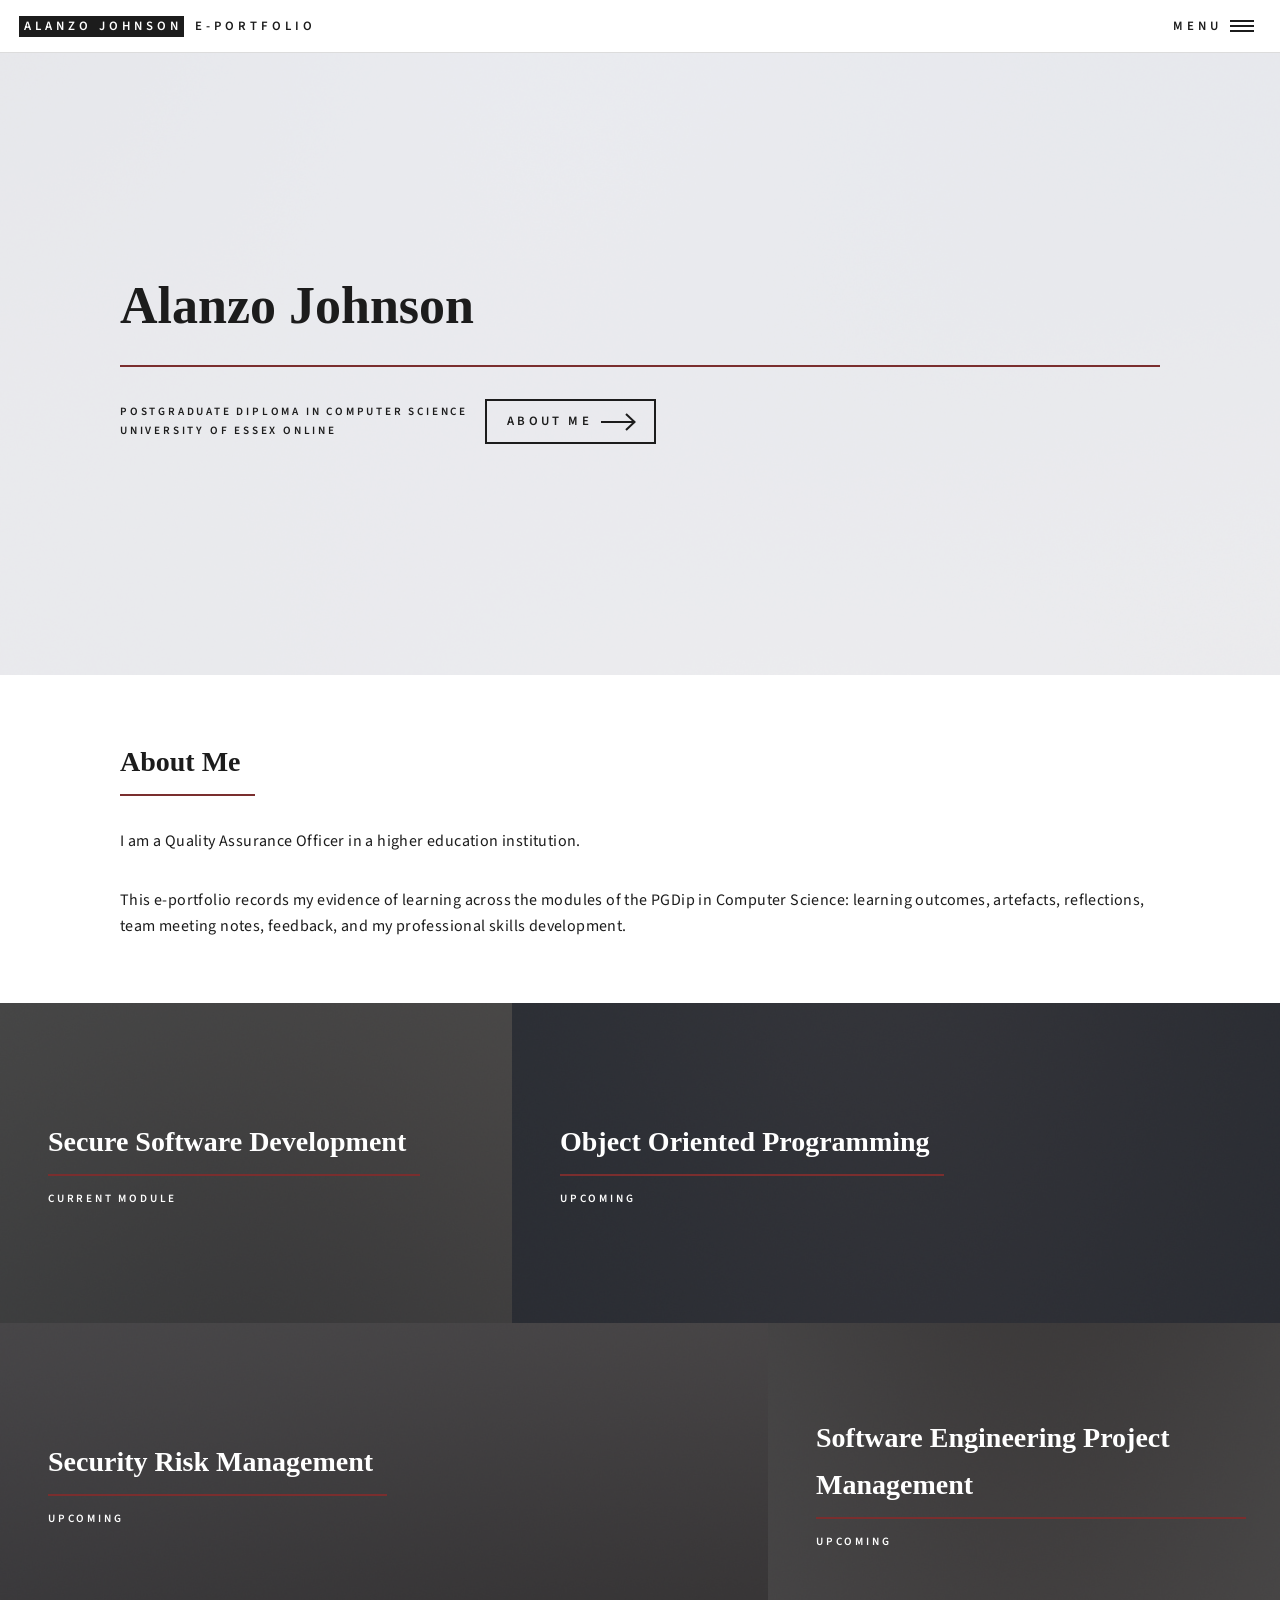
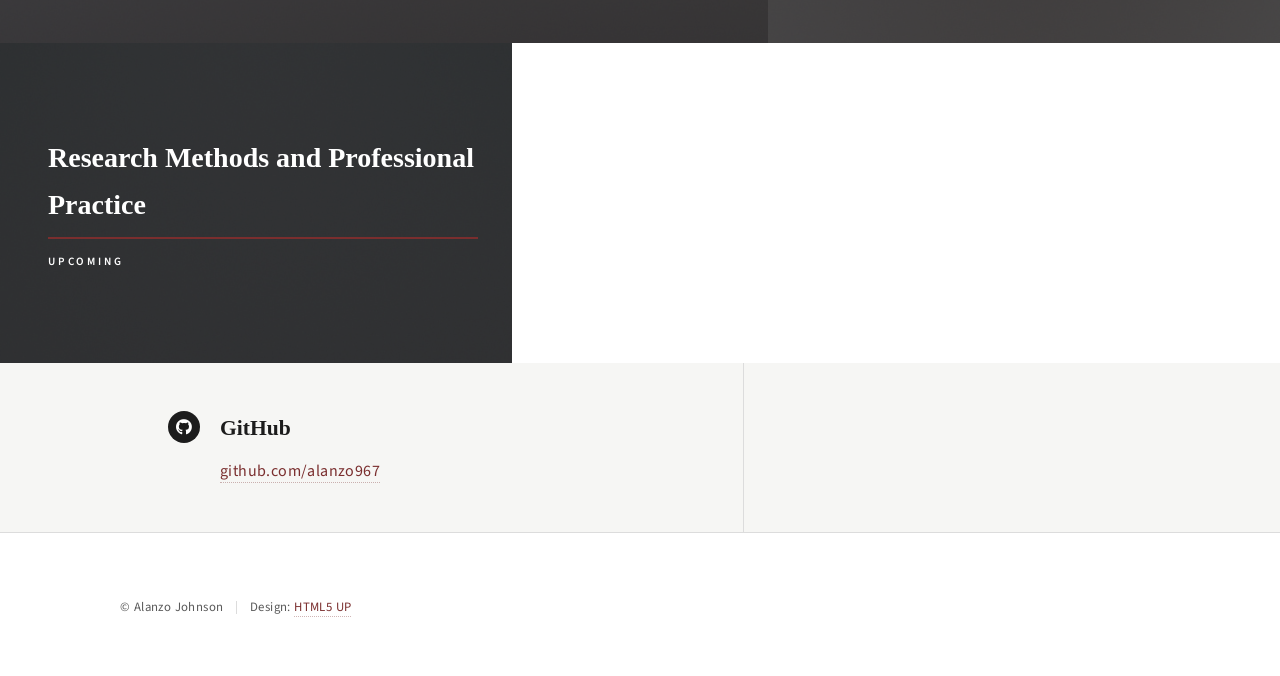
<file: index.html>
<!DOCTYPE HTML>
<!--
	Forty by HTML5 UP
	html5up.net | @ajlkn
	Free for personal and commercial use under the CCA 3.0 license (html5up.net/license)
-->
<html lang="en">
	<head>
		<title>Alanzo Johnson | PGDip Computer Science e-Portfolio</title>
		<meta charset="utf-8" />
		<meta name="viewport" content="width=device-width, initial-scale=1" />
		<link rel="stylesheet" href="assets/css/main.css" />
		<link rel="stylesheet" href="assets/css/custom.css" />
		<noscript><link rel="stylesheet" href="assets/css/noscript.css" /></noscript>
	</head>
	<body class="is-preload">
		<div id="wrapper">

			<!-- SITE HEADER (same on every page) -->
			<header id="header" class="alt">
				<a href="index.html" class="logo"><strong>Alanzo Johnson</strong> <span>e-Portfolio</span></a>
				<nav><a href="#menu">Menu</a></nav>
			</header>

			<!-- NAVIGATION MENU (same on every page) -->
			<nav id="menu">
				<ul class="links">
					<li><a href="index.html">About Me</a></li>
					<li><a href="secure-software-development.html">Secure Software Development</a></li>
					<li><a href="object-oriented-programming.html">Object Oriented Programming</a></li>
					<li><a href="security-risk-management.html">Security Risk Management</a></li>
					<li><a href="software-engineering-project-management.html">Software Engineering Project Management</a></li>
					<li><a href="research-methods-professional-practice.html">Research Methods and Professional Practice</a></li>
				</ul>
			</nav>

			<!-- BANNER: name and one-line summary -->
			<section id="banner" class="major">
				<div class="inner">
					<header class="major"><h1>Alanzo Johnson</h1></header>
					<div class="content">
						<p>Postgraduate Diploma in Computer Science<br />University of Essex Online</p>
						<ul class="actions"><li><a href="#two" class="button next scrolly">About me</a></li></ul>
					</div>
				</div>
			</section>

			<div id="main">

				<!-- ABOUT ME -->
				<section id="two">
					<div class="inner">
						<header class="major"><h2>About Me</h2></header>
						<p>I am a Quality Assurance Officer in a higher education institution.</p>
						<p>This e-portfolio records my evidence of learning across the modules of the PGDip in Computer Science: learning outcomes, artefacts, reflections, team meeting notes, feedback, and my professional skills development.</p>
					</div>
				</section>

				<!-- MODULE TILES: one per module -->
				<section id="one" class="tiles" aria-label="Modules">
					<article>
						<span class="image"><img src="images/pic01.jpg" alt="" /></span>
						<header class="major">
							<h3><a href="secure-software-development.html" class="link">Secure Software Development</a></h3>
							<p>Current module</p>
						</header>
					</article>
					<article>
						<span class="image"><img src="images/pic02.jpg" alt="" /></span>
						<header class="major">
							<h3><a href="object-oriented-programming.html" class="link">Object Oriented Programming</a></h3>
							<p>Upcoming</p>
						</header>
					</article>
					<article>
						<span class="image"><img src="images/pic03.jpg" alt="" /></span>
						<header class="major">
							<h3><a href="security-risk-management.html" class="link">Security Risk Management</a></h3>
							<p>Upcoming</p>
						</header>
					</article>
					<article>
						<span class="image"><img src="images/pic04.jpg" alt="" /></span>
						<header class="major">
							<h3><a href="software-engineering-project-management.html" class="link">Software Engineering Project Management</a></h3>
							<p>Upcoming</p>
						</header>
					</article>
					<article>
						<span class="image"><img src="images/pic05.jpg" alt="" /></span>
						<header class="major">
							<h3><a href="research-methods-professional-practice.html" class="link">Research Methods and Professional Practice</a></h3>
							<p>Upcoming</p>
						</header>
					</article>
				</section>

			</div>

			<!-- CONTACT -->
			<section id="contact">
				<div class="inner">
					<section class="split">
						<section>
							<div class="contact-method">
								<span class="icon brands alt fa-github"></span>
								<h3>GitHub</h3>
								<a href="https://github.com/alanzo967">github.com/alanzo967</a>
							</div>
						</section>
					</section>
				</div>
			</section>

			<!-- FOOTER (keep the HTML5 UP credit: licence requirement) -->
			<footer id="footer">
				<div class="inner">
					<ul class="copyright">
						<li>&copy; Alanzo Johnson</li><li>Design: <a href="https://html5up.net">HTML5 UP</a></li>
					</ul>
				</div>
			</footer>

		</div>

		<!-- Scripts: do not change -->
		<script src="assets/js/jquery.min.js"></script>
		<script src="assets/js/jquery.scrolly.min.js"></script>
		<script src="assets/js/jquery.scrollex.min.js"></script>
		<script src="assets/js/browser.min.js"></script>
		<script src="assets/js/breakpoints.min.js"></script>
		<script src="assets/js/util.js"></script>
		<script src="assets/js/main.js"></script>
	</body>
</html>
</file>
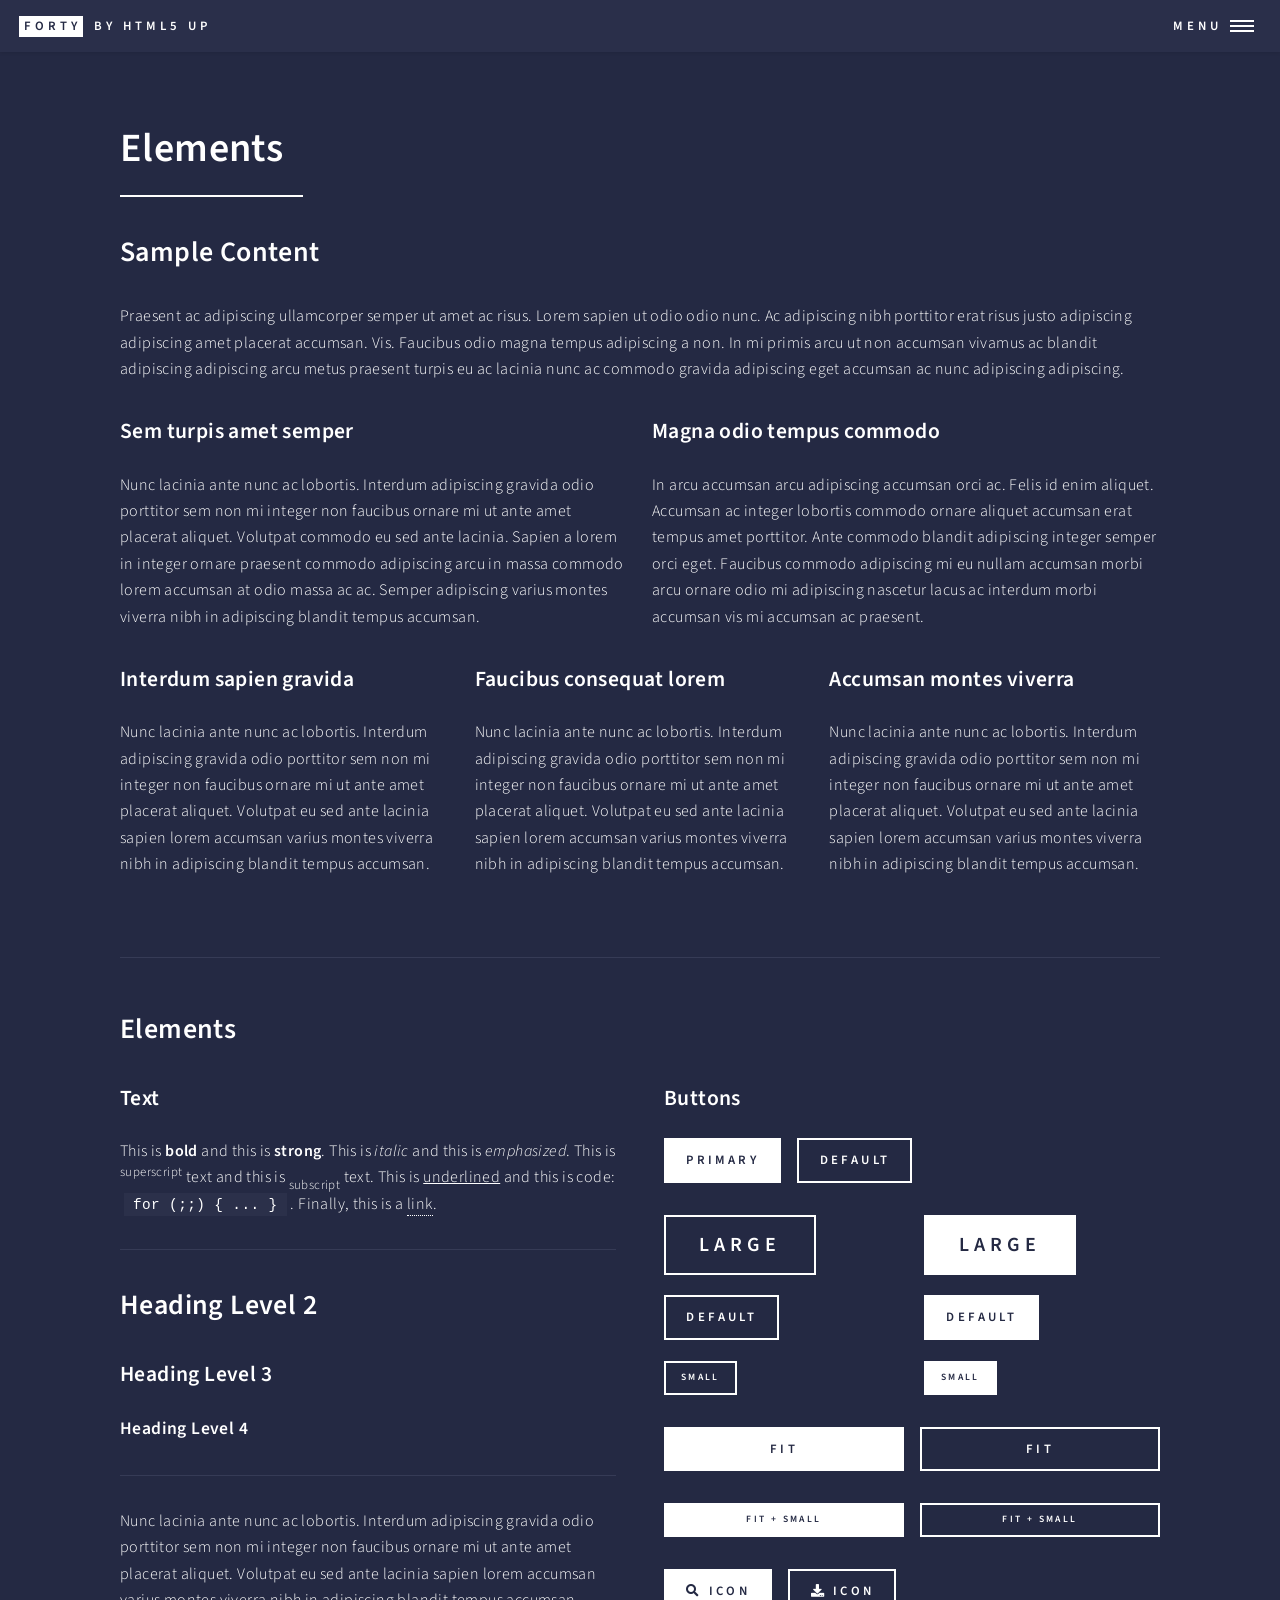
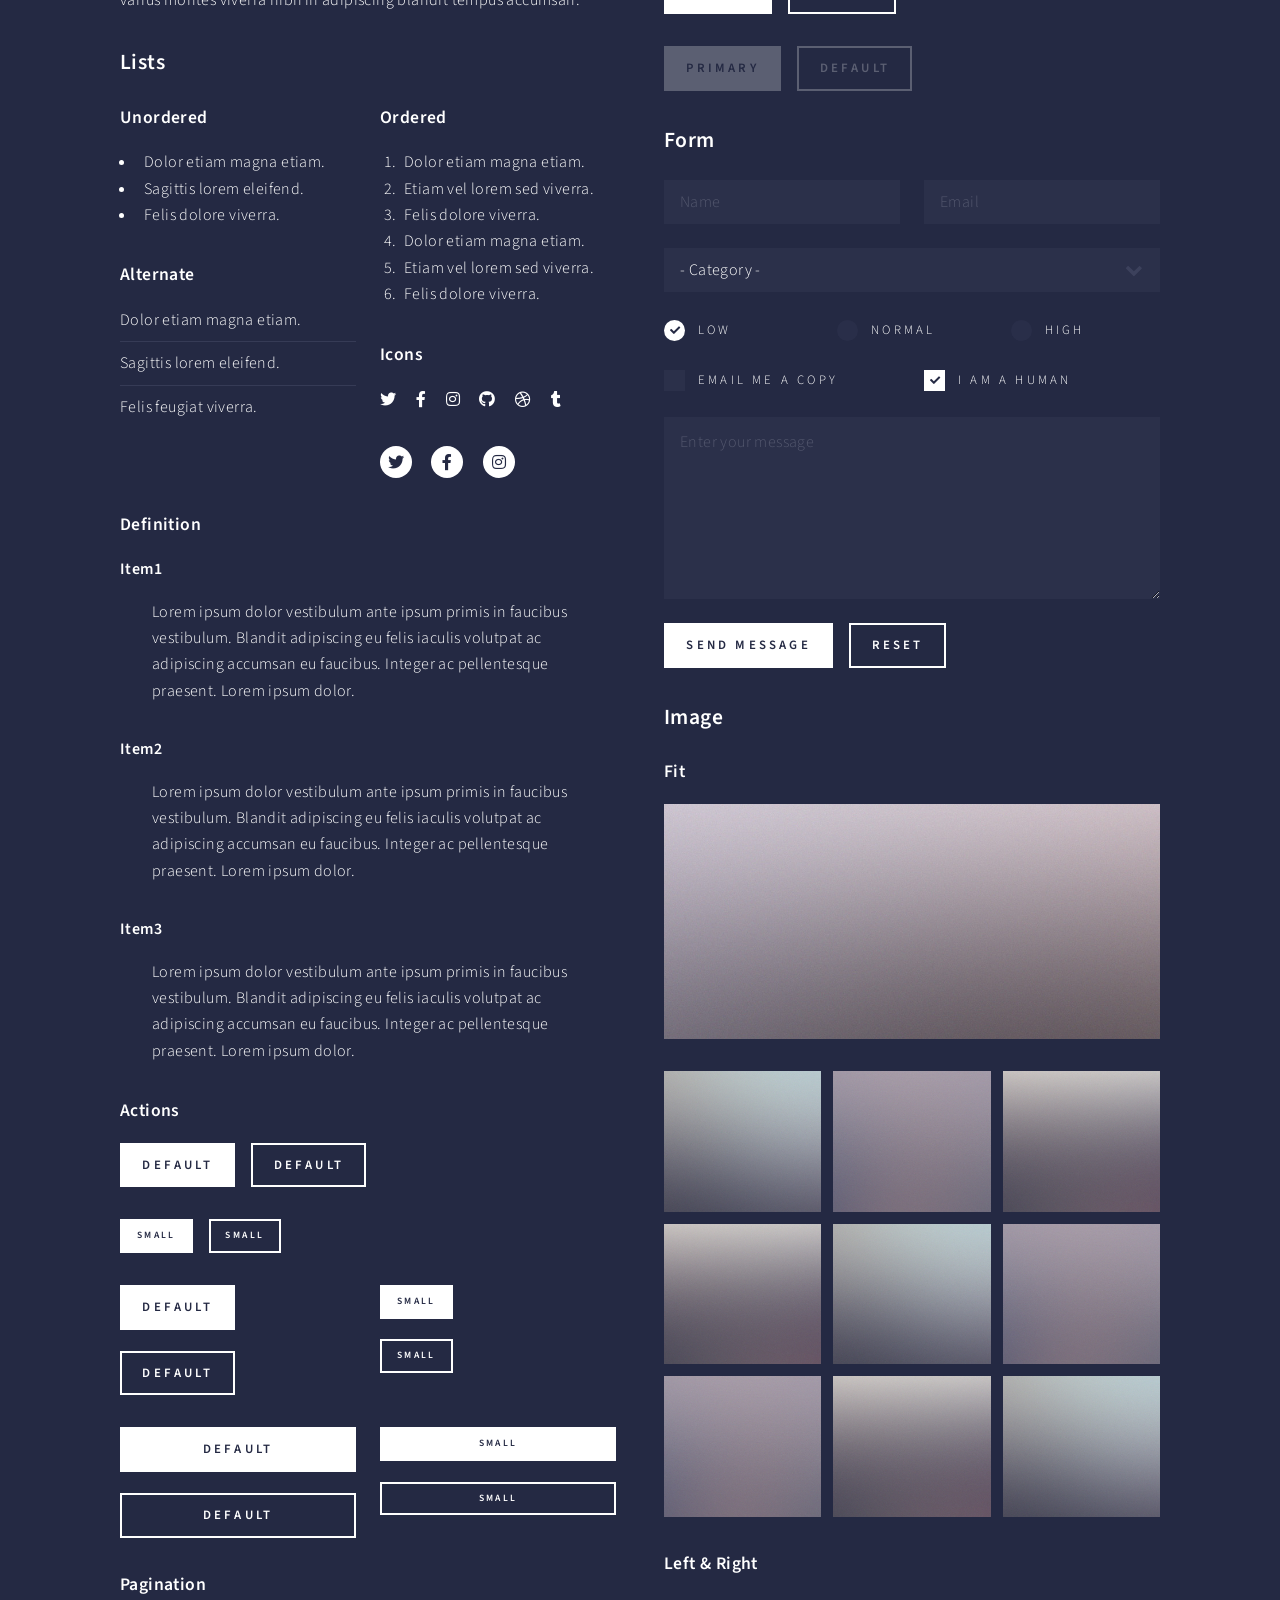
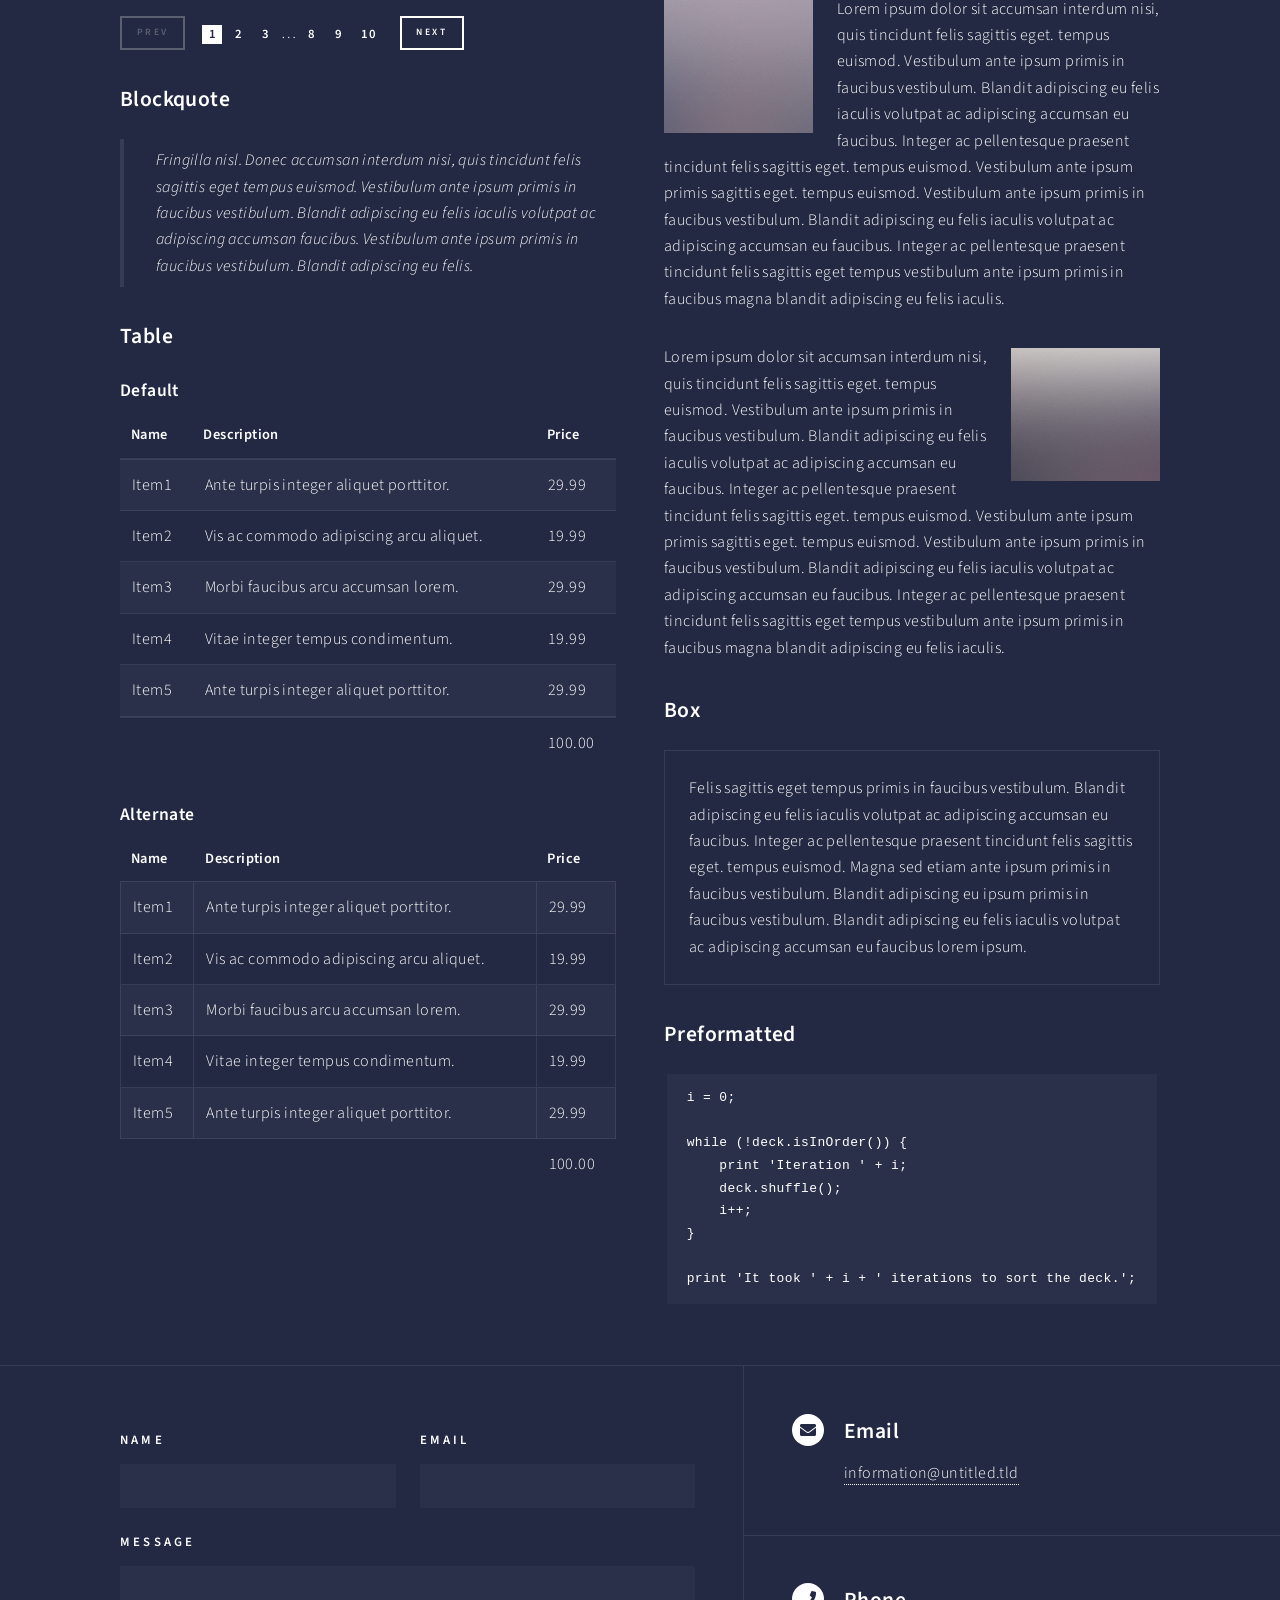
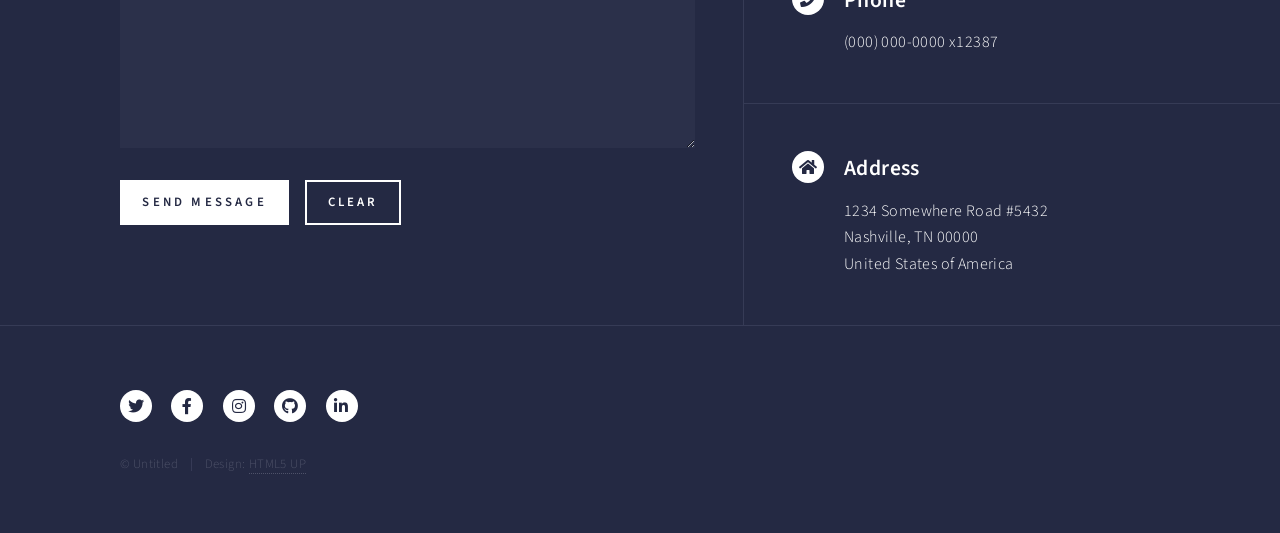
<file: elements.html>
<!DOCTYPE HTML>
<!--
	Forty by HTML5 UP
	html5up.net | @ajlkn
	Free for personal and commercial use under the CCA 3.0 license (html5up.net/license)
-->
<html>
	<head>
		<title>Elements - Forty by HTML5 UP</title>
		<meta charset="utf-8" />
		<meta name="viewport" content="width=device-width, initial-scale=1, user-scalable=no" />
		<link rel="stylesheet" href="assets/css/main.css" />
		<noscript><link rel="stylesheet" href="assets/css/noscript.css" /></noscript>
	</head>
	<body class="is-preload">

		<!-- Wrapper -->
			<div id="wrapper">

				<!-- Header -->
					<header id="header">
						<a href="index.html" class="logo"><strong>Forty</strong> <span>by HTML5 UP</span></a>
						<nav>
							<a href="#menu">Menu</a>
						</nav>
					</header>

				<!-- Menu -->
					<nav id="menu">
						<ul class="links">
							<li><a href="index.html">Home</a></li>
							<li><a href="landing.html">Landing</a></li>
							<li><a href="generic.html">Generic</a></li>
							<li><a href="elements.html">Elements</a></li>
						</ul>
						<ul class="actions stacked">
							<li><a href="#" class="button primary fit">Get Started</a></li>
							<li><a href="#" class="button fit">Log In</a></li>
						</ul>
					</nav>

				<!-- Main -->
					<div id="main" class="alt">

						<!-- One -->
							<section id="one">
								<div class="inner">
									<header class="major">
										<h1>Elements</h1>
									</header>

									<!-- Content -->
										<h2 id="content">Sample Content</h2>
										<p>Praesent ac adipiscing ullamcorper semper ut amet ac risus. Lorem sapien ut odio odio nunc. Ac adipiscing nibh porttitor erat risus justo adipiscing adipiscing amet placerat accumsan. Vis. Faucibus odio magna tempus adipiscing a non. In mi primis arcu ut non accumsan vivamus ac blandit adipiscing adipiscing arcu metus praesent turpis eu ac lacinia nunc ac commodo gravida adipiscing eget accumsan ac nunc adipiscing adipiscing.</p>
										<div class="row">
											<div class="col-6 col-12-small">
												<h3>Sem turpis amet semper</h3>
												<p>Nunc lacinia ante nunc ac lobortis. Interdum adipiscing gravida odio porttitor sem non mi integer non faucibus ornare mi ut ante amet placerat aliquet. Volutpat commodo eu sed ante lacinia. Sapien a lorem in integer ornare praesent commodo adipiscing arcu in massa commodo lorem accumsan at odio massa ac ac. Semper adipiscing varius montes viverra nibh in adipiscing blandit tempus accumsan.</p>
											</div>
											<div class="col-6 col-12-small">
												<h3>Magna odio tempus commodo</h3>
												<p>In arcu accumsan arcu adipiscing accumsan orci ac. Felis id enim aliquet. Accumsan ac integer lobortis commodo ornare aliquet accumsan erat tempus amet porttitor. Ante commodo blandit adipiscing integer semper orci eget. Faucibus commodo adipiscing mi eu nullam accumsan morbi arcu ornare odio mi adipiscing nascetur lacus ac interdum morbi accumsan vis mi accumsan ac praesent.</p>
											</div>
											<!-- Break -->
											<div class="col-4 col-12-medium">
												<h3>Interdum sapien gravida</h3>
												<p>Nunc lacinia ante nunc ac lobortis. Interdum adipiscing gravida odio porttitor sem non mi integer non faucibus ornare mi ut ante amet placerat aliquet. Volutpat eu sed ante lacinia sapien lorem accumsan varius montes viverra nibh in adipiscing blandit tempus accumsan.</p>
											</div>
											<div class="col-4 col-12-medium">
												<h3>Faucibus consequat lorem</h3>
												<p>Nunc lacinia ante nunc ac lobortis. Interdum adipiscing gravida odio porttitor sem non mi integer non faucibus ornare mi ut ante amet placerat aliquet. Volutpat eu sed ante lacinia sapien lorem accumsan varius montes viverra nibh in adipiscing blandit tempus accumsan.</p>
											</div>
											<div class="col-4 col-12-medium">
												<h3>Accumsan montes viverra</h3>
												<p>Nunc lacinia ante nunc ac lobortis. Interdum adipiscing gravida odio porttitor sem non mi integer non faucibus ornare mi ut ante amet placerat aliquet. Volutpat eu sed ante lacinia sapien lorem accumsan varius montes viverra nibh in adipiscing blandit tempus accumsan.</p>
											</div>
										</div>

									<hr class="major" />

									<!-- Elements -->
										<h2 id="elements">Elements</h2>
										<div class="row gtr-200">
											<div class="col-6 col-12-medium">

												<!-- Text stuff -->
													<h3>Text</h3>
													<p>This is <b>bold</b> and this is <strong>strong</strong>. This is <i>italic</i> and this is <em>emphasized</em>.
													This is <sup>superscript</sup> text and this is <sub>subscript</sub> text.
													This is <u>underlined</u> and this is code: <code>for (;;) { ... }</code>.
													Finally, this is a <a href="#">link</a>.</p>
													<hr />
													<h2>Heading Level 2</h2>
													<h3>Heading Level 3</h3>
													<h4>Heading Level 4</h4>
													<hr />
													<p>Nunc lacinia ante nunc ac lobortis. Interdum adipiscing gravida odio porttitor sem non mi integer non faucibus ornare mi ut ante amet placerat aliquet. Volutpat eu sed ante lacinia sapien lorem accumsan varius montes viverra nibh in adipiscing blandit tempus accumsan.</p>

												<!-- Lists -->
													<h3>Lists</h3>
													<div class="row">
														<div class="col-6 col-12-small">

															<h4>Unordered</h4>
															<ul>
																<li>Dolor etiam magna etiam.</li>
																<li>Sagittis lorem eleifend.</li>
																<li>Felis dolore viverra.</li>
															</ul>

															<h4>Alternate</h4>
															<ul class="alt">
																<li>Dolor etiam magna etiam.</li>
																<li>Sagittis lorem eleifend.</li>
																<li>Felis feugiat viverra.</li>
															</ul>

														</div>
														<div class="col-6 col-12-small">

															<h4>Ordered</h4>
															<ol>
																<li>Dolor etiam magna etiam.</li>
																<li>Etiam vel lorem sed viverra.</li>
																<li>Felis dolore viverra.</li>
																<li>Dolor etiam magna etiam.</li>
																<li>Etiam vel lorem sed viverra.</li>
																<li>Felis dolore viverra.</li>
															</ol>

															<h4>Icons</h4>
															<ul class="icons">
																<li><a href="#" class="icon brands fa-twitter"><span class="label">Twitter</span></a></li>
																<li><a href="#" class="icon brands fa-facebook-f"><span class="label">Facebook</span></a></li>
																<li><a href="#" class="icon brands fa-instagram"><span class="label">Instagram</span></a></li>
																<li><a href="#" class="icon brands fa-github"><span class="label">Github</span></a></li>
																<li><a href="#" class="icon brands fa-dribbble"><span class="label">Dribbble</span></a></li>
																<li><a href="#" class="icon brands fa-tumblr"><span class="label">Tumblr</span></a></li>
															</ul>
															<ul class="icons">
																<li><a href="#" class="icon brands alt fa-twitter"><span class="label">Twitter</span></a></li>
																<li><a href="#" class="icon brands alt fa-facebook-f"><span class="label">Facebook</span></a></li>
																<li><a href="#" class="icon brands alt fa-instagram"><span class="label">Instagram</span></a></li>
															</ul>

														</div>
													</div>
													<h4>Definition</h4>
													<dl>
														<dt>Item1</dt>
														<dd>
															<p>Lorem ipsum dolor vestibulum ante ipsum primis in faucibus vestibulum. Blandit adipiscing eu felis iaculis volutpat ac adipiscing accumsan eu faucibus. Integer ac pellentesque praesent. Lorem ipsum dolor.</p>
														</dd>
														<dt>Item2</dt>
														<dd>
															<p>Lorem ipsum dolor vestibulum ante ipsum primis in faucibus vestibulum. Blandit adipiscing eu felis iaculis volutpat ac adipiscing accumsan eu faucibus. Integer ac pellentesque praesent. Lorem ipsum dolor.</p>
														</dd>
														<dt>Item3</dt>
														<dd>
															<p>Lorem ipsum dolor vestibulum ante ipsum primis in faucibus vestibulum. Blandit adipiscing eu felis iaculis volutpat ac adipiscing accumsan eu faucibus. Integer ac pellentesque praesent. Lorem ipsum dolor.</p>
														</dd>
													</dl>

													<h4>Actions</h4>
													<ul class="actions">
														<li><a href="#" class="button primary">Default</a></li>
														<li><a href="#" class="button">Default</a></li>
													</ul>
													<ul class="actions small">
														<li><a href="#" class="button primary small">Small</a></li>
														<li><a href="#" class="button small">Small</a></li>
													</ul>
													<div class="row">
														<div class="col-6 col-12-small">
															<ul class="actions stacked">
																<li><a href="#" class="button primary">Default</a></li>
																<li><a href="#" class="button">Default</a></li>
															</ul>
														</div>
														<div class="col-6 col-12-small">
															<ul class="actions stacked">
																<li><a href="#" class="button primary small">Small</a></li>
																<li><a href="#" class="button small">Small</a></li>
															</ul>
														</div>
														<div class="col-6 col-12-small">
															<ul class="actions stacked">
																<li><a href="#" class="button primary fit">Default</a></li>
																<li><a href="#" class="button fit">Default</a></li>
															</ul>
														</div>
														<div class="col-6 col-12-small">
															<ul class="actions stacked">
																<li><a href="#" class="button primary small fit">Small</a></li>
																<li><a href="#" class="button small fit">Small</a></li>
															</ul>
														</div>
													</div>

													<h4>Pagination</h4>
													<ul class="pagination">
														<li><span class="button small disabled">Prev</span></li>
														<li><a href="#" class="page active">1</a></li>
														<li><a href="#" class="page">2</a></li>
														<li><a href="#" class="page">3</a></li>
														<li><span>&hellip;</span></li>
														<li><a href="#" class="page">8</a></li>
														<li><a href="#" class="page">9</a></li>
														<li><a href="#" class="page">10</a></li>
														<li><a href="#" class="button small">Next</a></li>
													</ul>

												<!-- Blockquote -->
													<h3>Blockquote</h3>
													<blockquote>Fringilla nisl. Donec accumsan interdum nisi, quis tincidunt felis sagittis eget tempus euismod. Vestibulum ante ipsum primis in faucibus vestibulum. Blandit adipiscing eu felis iaculis volutpat ac adipiscing accumsan faucibus. Vestibulum ante ipsum primis in faucibus vestibulum. Blandit adipiscing eu felis.</blockquote>

												<!-- Table -->
													<h3>Table</h3>

													<h4>Default</h4>
													<div class="table-wrapper">
														<table>
															<thead>
																<tr>
																	<th>Name</th>
																	<th>Description</th>
																	<th>Price</th>
																</tr>
															</thead>
															<tbody>
																<tr>
																	<td>Item1</td>
																	<td>Ante turpis integer aliquet porttitor.</td>
																	<td>29.99</td>
																</tr>
																<tr>
																	<td>Item2</td>
																	<td>Vis ac commodo adipiscing arcu aliquet.</td>
																	<td>19.99</td>
																</tr>
																<tr>
																	<td>Item3</td>
																	<td> Morbi faucibus arcu accumsan lorem.</td>
																	<td>29.99</td>
																</tr>
																<tr>
																	<td>Item4</td>
																	<td>Vitae integer tempus condimentum.</td>
																	<td>19.99</td>
																</tr>
																<tr>
																	<td>Item5</td>
																	<td>Ante turpis integer aliquet porttitor.</td>
																	<td>29.99</td>
																</tr>
															</tbody>
															<tfoot>
																<tr>
																	<td colspan="2"></td>
																	<td>100.00</td>
																</tr>
															</tfoot>
														</table>
													</div>

													<h4>Alternate</h4>
													<div class="table-wrapper">
														<table class="alt">
															<thead>
																<tr>
																	<th>Name</th>
																	<th>Description</th>
																	<th>Price</th>
																</tr>
															</thead>
															<tbody>
																<tr>
																	<td>Item1</td>
																	<td>Ante turpis integer aliquet porttitor.</td>
																	<td>29.99</td>
																</tr>
																<tr>
																	<td>Item2</td>
																	<td>Vis ac commodo adipiscing arcu aliquet.</td>
																	<td>19.99</td>
																</tr>
																<tr>
																	<td>Item3</td>
																	<td> Morbi faucibus arcu accumsan lorem.</td>
																	<td>29.99</td>
																</tr>
																<tr>
																	<td>Item4</td>
																	<td>Vitae integer tempus condimentum.</td>
																	<td>19.99</td>
																</tr>
																<tr>
																	<td>Item5</td>
																	<td>Ante turpis integer aliquet porttitor.</td>
																	<td>29.99</td>
																</tr>
															</tbody>
															<tfoot>
																<tr>
																	<td colspan="2"></td>
																	<td>100.00</td>
																</tr>
															</tfoot>
														</table>
													</div>

											</div>
											<div class="col-6 col-12-medium">

												<!-- Buttons -->
													<h3>Buttons</h3>
													<ul class="actions">
														<li><a href="#" class="button primary">Primary</a></li>
														<li><a href="#" class="button">Default</a></li>
													</ul>
													<div class="row">
														<div class="col-6 col-12-xsmall">
															<ul class="actions stacked">
																<li><a href="#" class="button large">Large</a></li>
																<li><a href="#" class="button">Default</a></li>
																<li><a href="#" class="button small">Small</a></li>
															</ul>
														</div>
														<div class="col-6 col-12-xsmall">
															<ul class="actions stacked">
																<li><a href="#" class="button primary large">Large</a></li>
																<li><a href="#" class="button primary">Default</a></li>
																<li><a href="#" class="button primary small">Small</a></li>
															</ul>
														</div>
													</div>
													<ul class="actions fit">
														<li><a href="#" class="button primary fit">Fit</a></li>
														<li><a href="#" class="button fit">Fit</a></li>
													</ul>
													<ul class="actions fit small">
														<li><a href="#" class="button primary fit small">Fit + Small</a></li>
														<li><a href="#" class="button fit small">Fit + Small</a></li>
													</ul>
													<ul class="actions">
														<li><a href="#" class="button primary icon solid fa-search">Icon</a></li>
														<li><a href="#" class="button icon solid fa-download">Icon</a></li>
													</ul>
													<ul class="actions">
														<li><span class="button primary disabled">Primary</span></li>
														<li><span class="button disabled">Default</span></li>
													</ul>

												<!-- Form -->
													<h3>Form</h3>

													<form method="post" action="#">
														<div class="row gtr-uniform">
															<div class="col-6 col-12-xsmall">
																<input type="text" name="demo-name" id="demo-name" value="" placeholder="Name" />
															</div>
															<div class="col-6 col-12-xsmall">
																<input type="email" name="demo-email" id="demo-email" value="" placeholder="Email" />
															</div>
															<!-- Break -->
															<div class="col-12">
																<select name="demo-category" id="demo-category">
																	<option value="">- Category -</option>
																	<option value="1">Manufacturing</option>
																	<option value="1">Shipping</option>
																	<option value="1">Administration</option>
																	<option value="1">Human Resources</option>
																</select>
															</div>
															<!-- Break -->
															<div class="col-4 col-12-small">
																<input type="radio" id="demo-priority-low" name="demo-priority" checked>
																<label for="demo-priority-low">Low</label>
															</div>
															<div class="col-4 col-12-small">
																<input type="radio" id="demo-priority-normal" name="demo-priority">
																<label for="demo-priority-normal">Normal</label>
															</div>
															<div class="col-4 col-12-small">
																<input type="radio" id="demo-priority-high" name="demo-priority">
																<label for="demo-priority-high">High</label>
															</div>
															<!-- Break -->
															<div class="col-6 col-12-small">
																<input type="checkbox" id="demo-copy" name="demo-copy">
																<label for="demo-copy">Email me a copy</label>
															</div>
															<div class="col-6 col-12-small">
																<input type="checkbox" id="demo-human" name="demo-human" checked>
																<label for="demo-human">I am a human</label>
															</div>
															<!-- Break -->
															<div class="col-12">
																<textarea name="demo-message" id="demo-message" placeholder="Enter your message" rows="6"></textarea>
															</div>
															<!-- Break -->
															<div class="col-12">
																<ul class="actions">
																	<li><input type="submit" value="Send Message" class="primary" /></li>
																	<li><input type="reset" value="Reset" /></li>
																</ul>
															</div>
														</div>
													</form>

												<!-- Image -->
													<h3>Image</h3>

													<h4>Fit</h4>
													<span class="image fit"><img src="images/pic03.jpg" alt="" /></span>
													<div class="box alt">
														<div class="row gtr-50 gtr-uniform">
															<div class="col-4"><span class="image fit"><img src="images/pic08.jpg" alt="" /></span></div>
															<div class="col-4"><span class="image fit"><img src="images/pic09.jpg" alt="" /></span></div>
															<div class="col-4"><span class="image fit"><img src="images/pic10.jpg" alt="" /></span></div>
															<!-- Break -->
															<div class="col-4"><span class="image fit"><img src="images/pic10.jpg" alt="" /></span></div>
															<div class="col-4"><span class="image fit"><img src="images/pic08.jpg" alt="" /></span></div>
															<div class="col-4"><span class="image fit"><img src="images/pic09.jpg" alt="" /></span></div>
															<!-- Break -->
															<div class="col-4"><span class="image fit"><img src="images/pic09.jpg" alt="" /></span></div>
															<div class="col-4"><span class="image fit"><img src="images/pic10.jpg" alt="" /></span></div>
															<div class="col-4"><span class="image fit"><img src="images/pic08.jpg" alt="" /></span></div>
														</div>
													</div>

													<h4>Left &amp; Right</h4>
													<p><span class="image left"><img src="images/pic09.jpg" alt="" /></span>Lorem ipsum dolor sit accumsan interdum nisi, quis tincidunt felis sagittis eget. tempus euismod. Vestibulum ante ipsum primis in faucibus vestibulum. Blandit adipiscing eu felis iaculis volutpat ac adipiscing accumsan eu faucibus. Integer ac pellentesque praesent tincidunt felis sagittis eget. tempus euismod. Vestibulum ante ipsum primis sagittis eget. tempus euismod. Vestibulum ante ipsum primis in faucibus vestibulum. Blandit adipiscing eu felis iaculis volutpat ac adipiscing accumsan eu faucibus. Integer ac pellentesque praesent tincidunt felis sagittis eget tempus vestibulum ante ipsum primis in faucibus magna blandit adipiscing eu felis iaculis.</p>
													<p><span class="image right"><img src="images/pic10.jpg" alt="" /></span>Lorem ipsum dolor sit accumsan interdum nisi, quis tincidunt felis sagittis eget. tempus euismod. Vestibulum ante ipsum primis in faucibus vestibulum. Blandit adipiscing eu felis iaculis volutpat ac adipiscing accumsan eu faucibus. Integer ac pellentesque praesent tincidunt felis sagittis eget. tempus euismod. Vestibulum ante ipsum primis sagittis eget. tempus euismod. Vestibulum ante ipsum primis in faucibus vestibulum. Blandit adipiscing eu felis iaculis volutpat ac adipiscing accumsan eu faucibus. Integer ac pellentesque praesent tincidunt felis sagittis eget tempus vestibulum ante ipsum primis in faucibus magna blandit adipiscing eu felis iaculis.</p>

												<!-- Box -->
													<h3>Box</h3>
													<div class="box">
														<p>Felis sagittis eget tempus primis in faucibus vestibulum. Blandit adipiscing eu felis iaculis volutpat ac adipiscing accumsan eu faucibus. Integer ac pellentesque praesent tincidunt felis sagittis eget. tempus euismod. Magna sed etiam ante ipsum primis in faucibus vestibulum. Blandit adipiscing eu ipsum primis in faucibus vestibulum. Blandit adipiscing eu felis iaculis volutpat ac adipiscing accumsan eu faucibus lorem ipsum.</p>
													</div>

												<!-- Preformatted Code -->
													<h3>Preformatted</h3>
													<pre><code>i = 0;

while (!deck.isInOrder()) {
    print 'Iteration ' + i;
    deck.shuffle();
    i++;
}

print 'It took ' + i + ' iterations to sort the deck.';
</code></pre>

											</div>
										</div>

								</div>
							</section>

					</div>

				<!-- Contact -->
					<section id="contact">
						<div class="inner">
							<section>
								<form method="post" action="#">
									<div class="fields">
										<div class="field half">
											<label for="name">Name</label>
											<input type="text" name="name" id="name" />
										</div>
										<div class="field half">
											<label for="email">Email</label>
											<input type="text" name="email" id="email" />
										</div>
										<div class="field">
											<label for="message">Message</label>
											<textarea name="message" id="message" rows="6"></textarea>
										</div>
									</div>
									<ul class="actions">
										<li><input type="submit" value="Send Message" class="primary" /></li>
										<li><input type="reset" value="Clear" /></li>
									</ul>
								</form>
							</section>
							<section class="split">
								<section>
									<div class="contact-method">
										<span class="icon solid alt fa-envelope"></span>
										<h3>Email</h3>
										<a href="#">information@untitled.tld</a>
									</div>
								</section>
								<section>
									<div class="contact-method">
										<span class="icon solid alt fa-phone"></span>
										<h3>Phone</h3>
										<span>(000) 000-0000 x12387</span>
									</div>
								</section>
								<section>
									<div class="contact-method">
										<span class="icon solid alt fa-home"></span>
										<h3>Address</h3>
										<span>1234 Somewhere Road #5432<br />
										Nashville, TN 00000<br />
										United States of America</span>
									</div>
								</section>
							</section>
						</div>
					</section>

				<!-- Footer -->
					<footer id="footer">
						<div class="inner">
							<ul class="icons">
								<li><a href="#" class="icon brands alt fa-twitter"><span class="label">Twitter</span></a></li>
								<li><a href="#" class="icon brands alt fa-facebook-f"><span class="label">Facebook</span></a></li>
								<li><a href="#" class="icon brands alt fa-instagram"><span class="label">Instagram</span></a></li>
								<li><a href="#" class="icon brands alt fa-github"><span class="label">GitHub</span></a></li>
								<li><a href="#" class="icon brands alt fa-linkedin-in"><span class="label">LinkedIn</span></a></li>
							</ul>
							<ul class="copyright">
								<li>&copy; Untitled</li><li>Design: <a href="https://html5up.net">HTML5 UP</a></li>
							</ul>
						</div>
					</footer>

			</div>

		<!-- Scripts -->
			<script src="assets/js/jquery.min.js"></script>
			<script src="assets/js/jquery.scrolly.min.js"></script>
			<script src="assets/js/jquery.scrollex.min.js"></script>
			<script src="assets/js/browser.min.js"></script>
			<script src="assets/js/breakpoints.min.js"></script>
			<script src="assets/js/util.js"></script>
			<script src="assets/js/main.js"></script>

	</body>
</html>
</file>
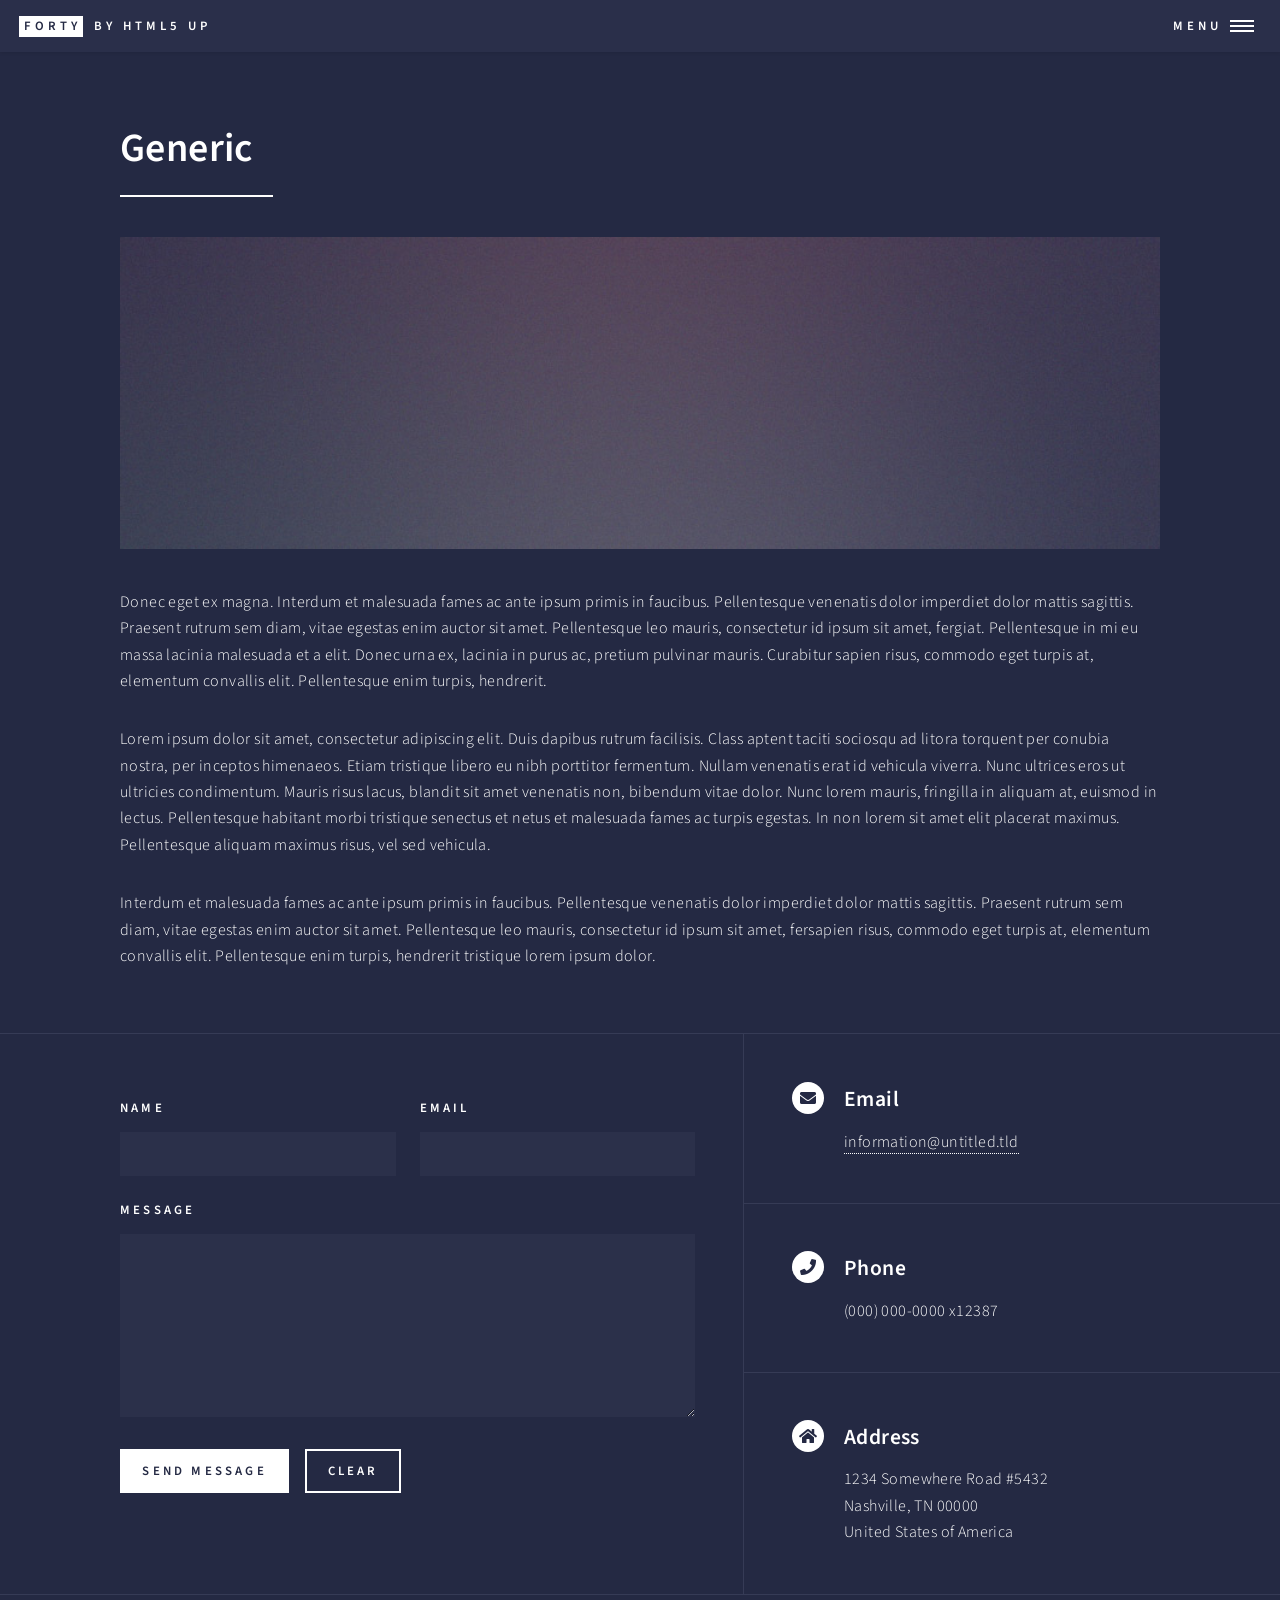
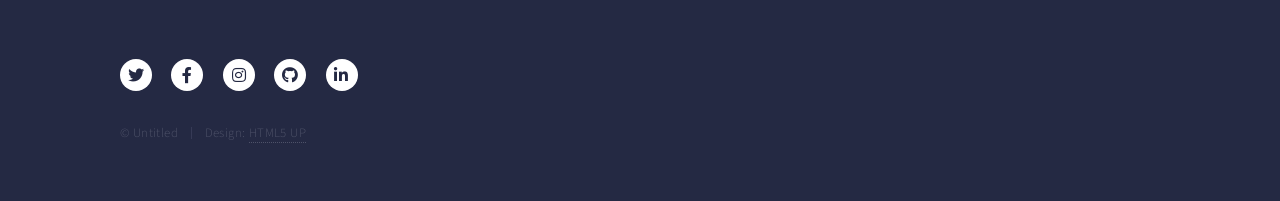
<file: generic.html>
<!DOCTYPE HTML>
<!--
	Forty by HTML5 UP
	html5up.net | @ajlkn
	Free for personal and commercial use under the CCA 3.0 license (html5up.net/license)
-->
<html>
	<head>
		<title>Generic - Forty by HTML5 UP</title>
		<meta charset="utf-8" />
		<meta name="viewport" content="width=device-width, initial-scale=1, user-scalable=no" />
		<link rel="stylesheet" href="assets/css/main.css" />
		<noscript><link rel="stylesheet" href="assets/css/noscript.css" /></noscript>
	</head>
	<body class="is-preload">

		<!-- Wrapper -->
			<div id="wrapper">

				<!-- Header -->
					<header id="header">
						<a href="index.html" class="logo"><strong>Forty</strong> <span>by HTML5 UP</span></a>
						<nav>
							<a href="#menu">Menu</a>
						</nav>
					</header>

				<!-- Menu -->
					<nav id="menu">
						<ul class="links">
							<li><a href="index.html">Home</a></li>
							<li><a href="landing.html">Landing</a></li>
							<li><a href="generic.html">Generic</a></li>
							<li><a href="elements.html">Elements</a></li>
						</ul>
						<ul class="actions stacked">
							<li><a href="#" class="button primary fit">Get Started</a></li>
							<li><a href="#" class="button fit">Log In</a></li>
						</ul>
					</nav>

				<!-- Main -->
					<div id="main" class="alt">

						<!-- One -->
							<section id="one">
								<div class="inner">
									<header class="major">
										<h1>Generic</h1>
									</header>
									<span class="image main"><img src="images/pic11.jpg" alt="" /></span>
									<p>Donec eget ex magna. Interdum et malesuada fames ac ante ipsum primis in faucibus. Pellentesque venenatis dolor imperdiet dolor mattis sagittis. Praesent rutrum sem diam, vitae egestas enim auctor sit amet. Pellentesque leo mauris, consectetur id ipsum sit amet, fergiat. Pellentesque in mi eu massa lacinia malesuada et a elit. Donec urna ex, lacinia in purus ac, pretium pulvinar mauris. Curabitur sapien risus, commodo eget turpis at, elementum convallis elit. Pellentesque enim turpis, hendrerit.</p>
									<p>Lorem ipsum dolor sit amet, consectetur adipiscing elit. Duis dapibus rutrum facilisis. Class aptent taciti sociosqu ad litora torquent per conubia nostra, per inceptos himenaeos. Etiam tristique libero eu nibh porttitor fermentum. Nullam venenatis erat id vehicula viverra. Nunc ultrices eros ut ultricies condimentum. Mauris risus lacus, blandit sit amet venenatis non, bibendum vitae dolor. Nunc lorem mauris, fringilla in aliquam at, euismod in lectus. Pellentesque habitant morbi tristique senectus et netus et malesuada fames ac turpis egestas. In non lorem sit amet elit placerat maximus. Pellentesque aliquam maximus risus, vel sed vehicula.</p>
									<p>Interdum et malesuada fames ac ante ipsum primis in faucibus. Pellentesque venenatis dolor imperdiet dolor mattis sagittis. Praesent rutrum sem diam, vitae egestas enim auctor sit amet. Pellentesque leo mauris, consectetur id ipsum sit amet, fersapien risus, commodo eget turpis at, elementum convallis elit. Pellentesque enim turpis, hendrerit tristique lorem ipsum dolor.</p>
								</div>
							</section>

					</div>

				<!-- Contact -->
					<section id="contact">
						<div class="inner">
							<section>
								<form method="post" action="#">
									<div class="fields">
										<div class="field half">
											<label for="name">Name</label>
											<input type="text" name="name" id="name" />
										</div>
										<div class="field half">
											<label for="email">Email</label>
											<input type="text" name="email" id="email" />
										</div>
										<div class="field">
											<label for="message">Message</label>
											<textarea name="message" id="message" rows="6"></textarea>
										</div>
									</div>
									<ul class="actions">
										<li><input type="submit" value="Send Message" class="primary" /></li>
										<li><input type="reset" value="Clear" /></li>
									</ul>
								</form>
							</section>
							<section class="split">
								<section>
									<div class="contact-method">
										<span class="icon solid alt fa-envelope"></span>
										<h3>Email</h3>
										<a href="#">information@untitled.tld</a>
									</div>
								</section>
								<section>
									<div class="contact-method">
										<span class="icon solid alt fa-phone"></span>
										<h3>Phone</h3>
										<span>(000) 000-0000 x12387</span>
									</div>
								</section>
								<section>
									<div class="contact-method">
										<span class="icon solid alt fa-home"></span>
										<h3>Address</h3>
										<span>1234 Somewhere Road #5432<br />
										Nashville, TN 00000<br />
										United States of America</span>
									</div>
								</section>
							</section>
						</div>
					</section>

				<!-- Footer -->
					<footer id="footer">
						<div class="inner">
							<ul class="icons">
								<li><a href="#" class="icon brands alt fa-twitter"><span class="label">Twitter</span></a></li>
								<li><a href="#" class="icon brands alt fa-facebook-f"><span class="label">Facebook</span></a></li>
								<li><a href="#" class="icon brands alt fa-instagram"><span class="label">Instagram</span></a></li>
								<li><a href="#" class="icon brands alt fa-github"><span class="label">GitHub</span></a></li>
								<li><a href="#" class="icon brands alt fa-linkedin-in"><span class="label">LinkedIn</span></a></li>
							</ul>
							<ul class="copyright">
								<li>&copy; Untitled</li><li>Design: <a href="https://html5up.net">HTML5 UP</a></li>
							</ul>
						</div>
					</footer>

			</div>

		<!-- Scripts -->
			<script src="assets/js/jquery.min.js"></script>
			<script src="assets/js/jquery.scrolly.min.js"></script>
			<script src="assets/js/jquery.scrollex.min.js"></script>
			<script src="assets/js/browser.min.js"></script>
			<script src="assets/js/breakpoints.min.js"></script>
			<script src="assets/js/util.js"></script>
			<script src="assets/js/main.js"></script>

	</body>
</html>
</file>
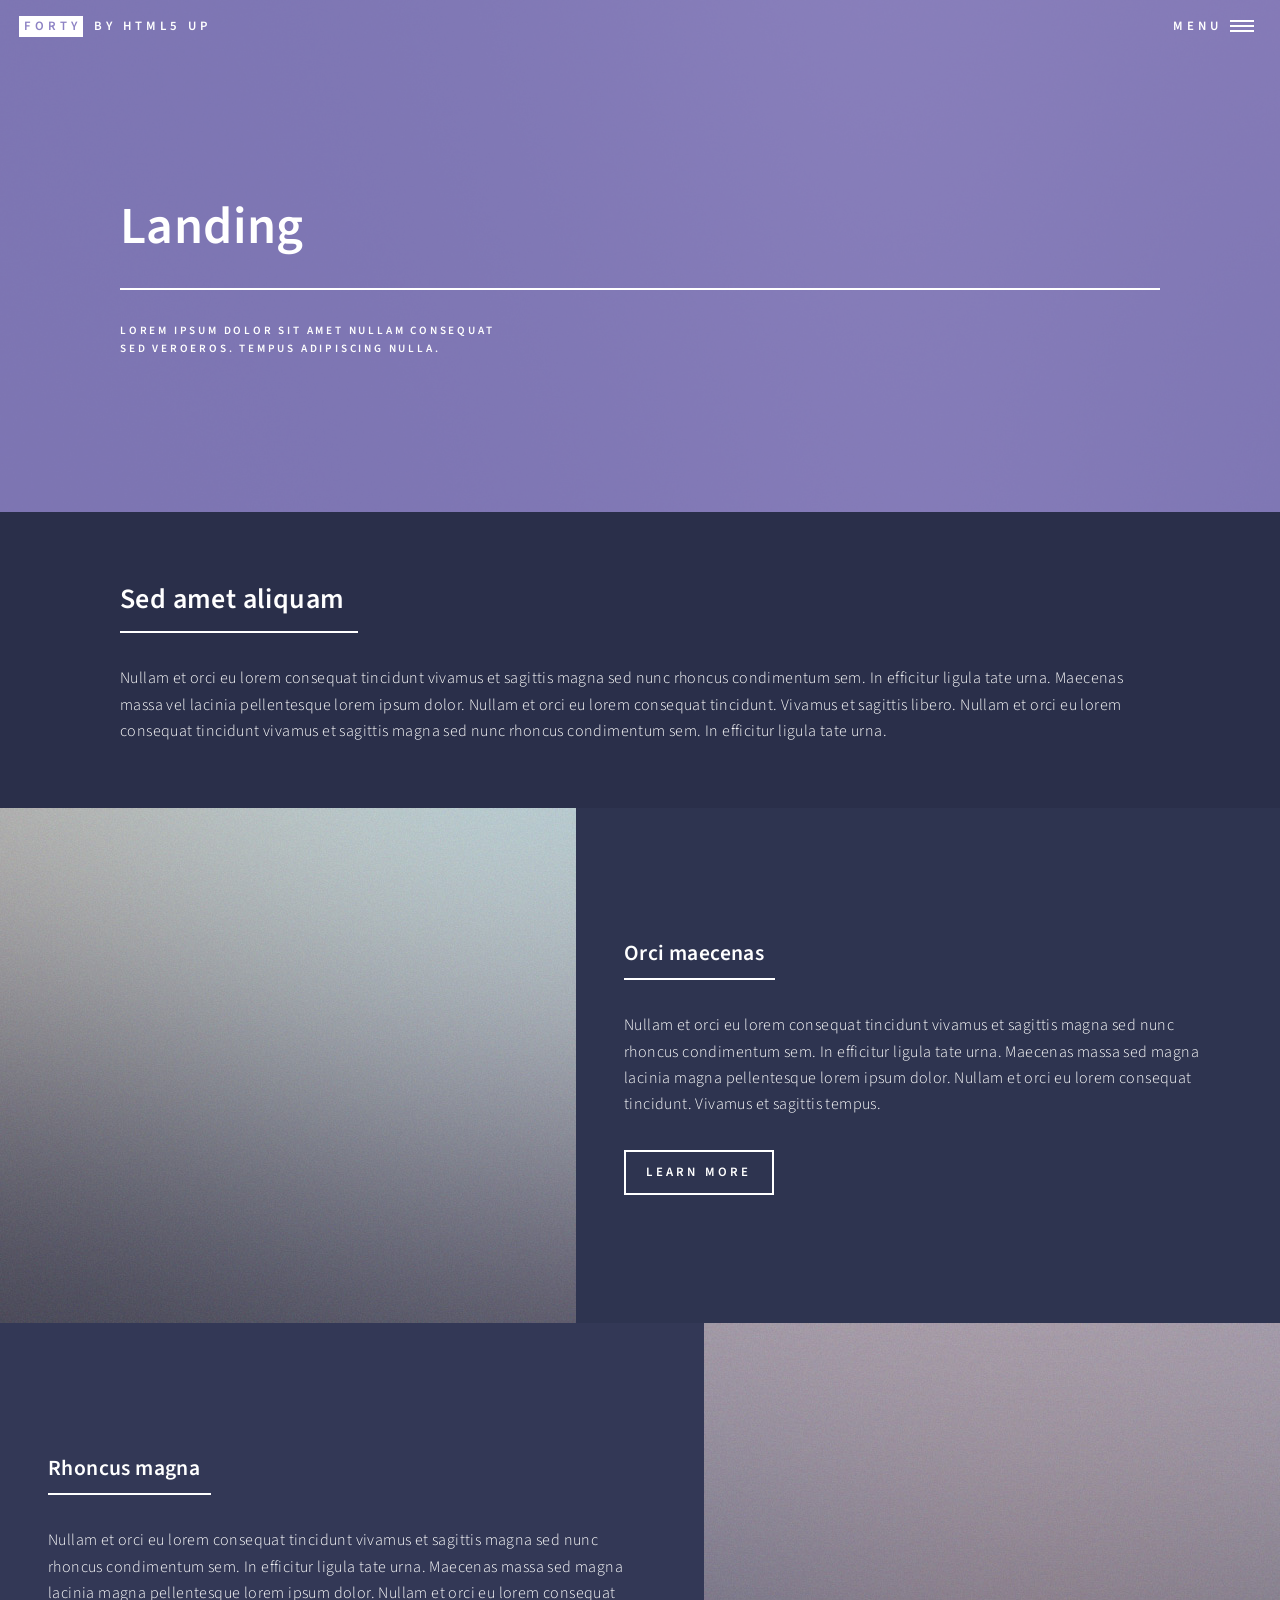
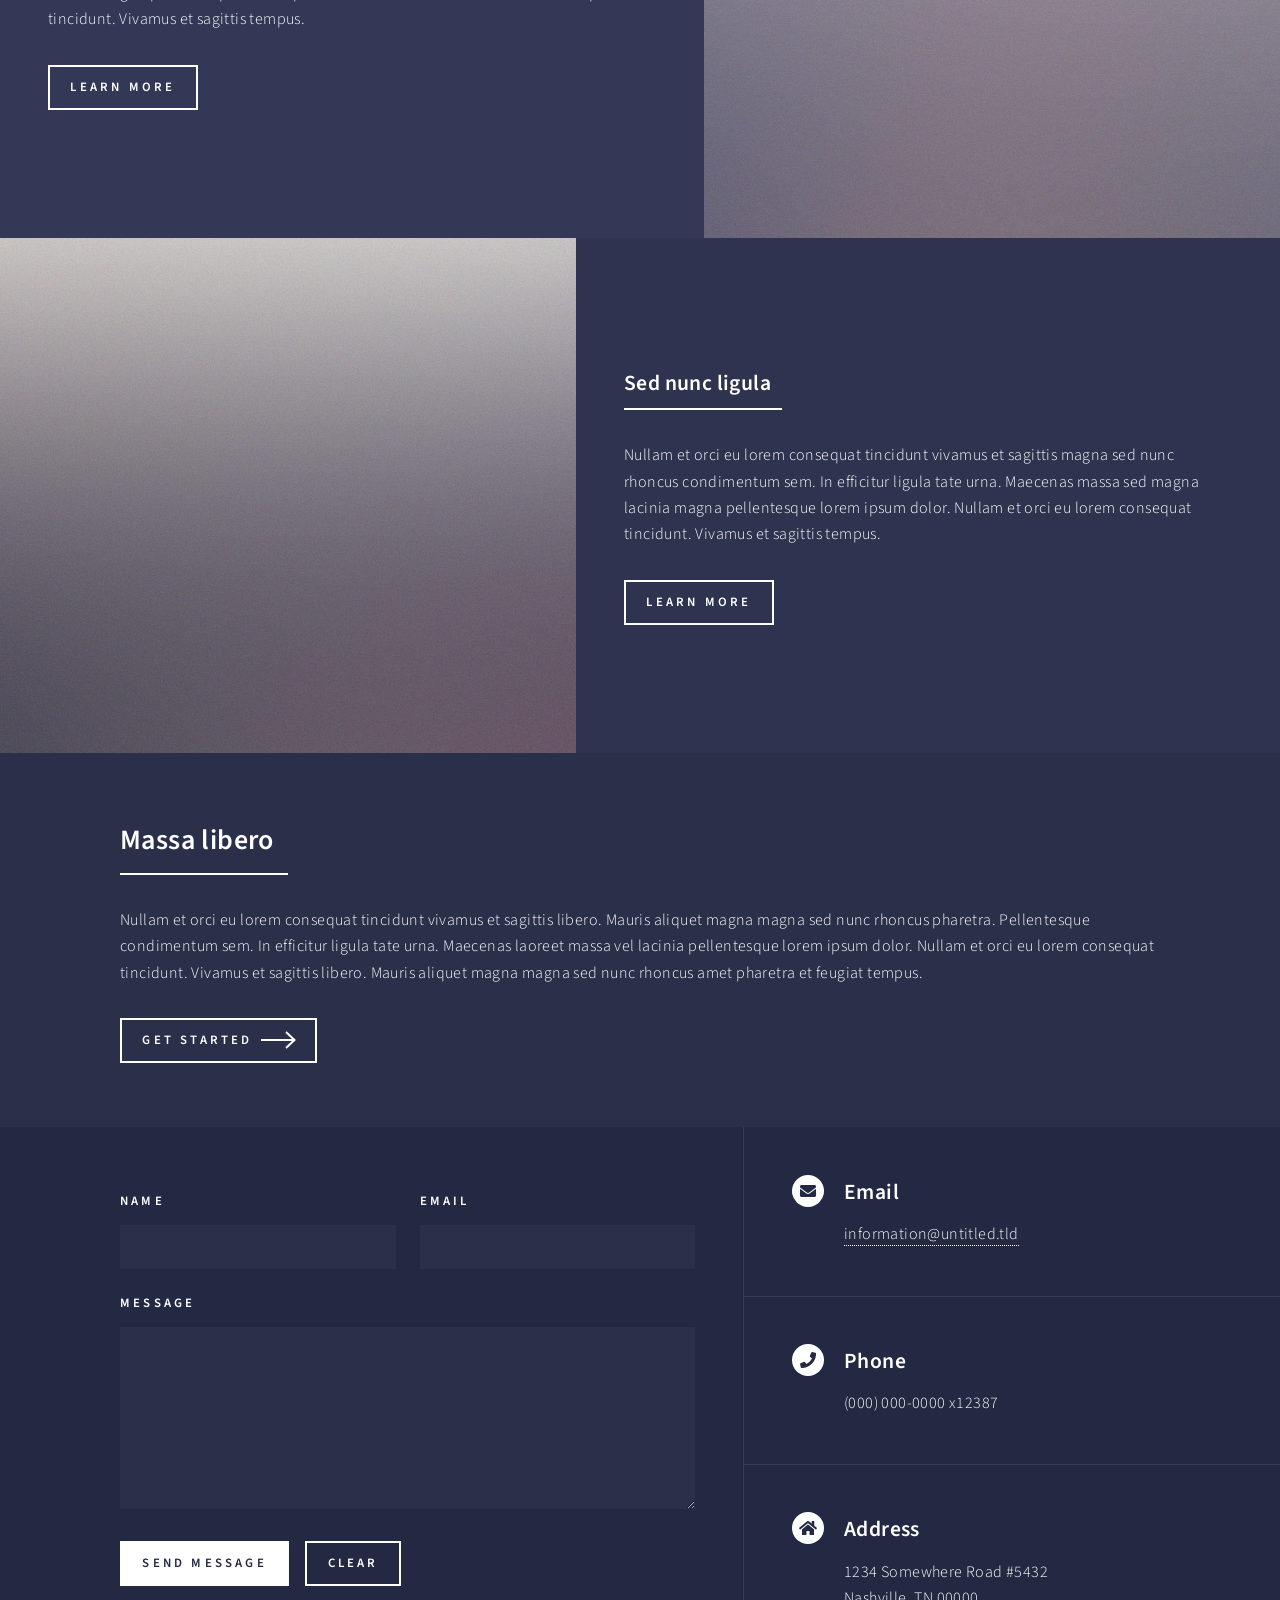
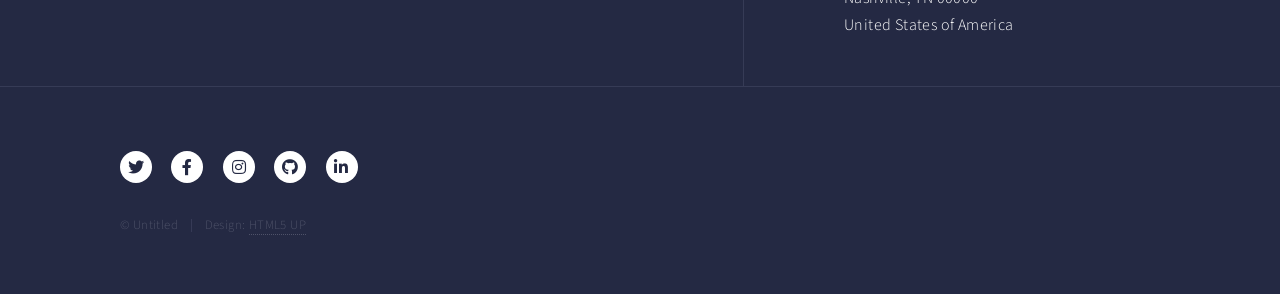
<file: landing.html>
<!DOCTYPE HTML>
<!--
	Forty by HTML5 UP
	html5up.net | @ajlkn
	Free for personal and commercial use under the CCA 3.0 license (html5up.net/license)
-->
<html>
	<head>
		<title>Landing - Forty by HTML5 UP</title>
		<meta charset="utf-8" />
		<meta name="viewport" content="width=device-width, initial-scale=1, user-scalable=no" />
		<link rel="stylesheet" href="assets/css/main.css" />
		<noscript><link rel="stylesheet" href="assets/css/noscript.css" /></noscript>
	</head>
	<body class="is-preload">

		<!-- Wrapper -->
			<div id="wrapper">

				<!-- Header -->
				<!-- Note: The "styleN" class below should match that of the banner element. -->
					<header id="header" class="alt style2">
						<a href="index.html" class="logo"><strong>Forty</strong> <span>by HTML5 UP</span></a>
						<nav>
							<a href="#menu">Menu</a>
						</nav>
					</header>

				<!-- Menu -->
					<nav id="menu">
						<ul class="links">
							<li><a href="index.html">Home</a></li>
							<li><a href="landing.html">Landing</a></li>
							<li><a href="generic.html">Generic</a></li>
							<li><a href="elements.html">Elements</a></li>
						</ul>
						<ul class="actions stacked">
							<li><a href="#" class="button primary fit">Get Started</a></li>
							<li><a href="#" class="button fit">Log In</a></li>
						</ul>
					</nav>

				<!-- Banner -->
				<!-- Note: The "styleN" class below should match that of the header element. -->
					<section id="banner" class="style2">
						<div class="inner">
							<span class="image">
								<img src="images/pic07.jpg" alt="" />
							</span>
							<header class="major">
								<h1>Landing</h1>
							</header>
							<div class="content">
								<p>Lorem ipsum dolor sit amet nullam consequat<br />
								sed veroeros. tempus adipiscing nulla.</p>
							</div>
						</div>
					</section>

				<!-- Main -->
					<div id="main">

						<!-- One -->
							<section id="one">
								<div class="inner">
									<header class="major">
										<h2>Sed amet aliquam</h2>
									</header>
									<p>Nullam et orci eu lorem consequat tincidunt vivamus et sagittis magna sed nunc rhoncus condimentum sem. In efficitur ligula tate urna. Maecenas massa vel lacinia pellentesque lorem ipsum dolor. Nullam et orci eu lorem consequat tincidunt. Vivamus et sagittis libero. Nullam et orci eu lorem consequat tincidunt vivamus et sagittis magna sed nunc rhoncus condimentum sem. In efficitur ligula tate urna.</p>
								</div>
							</section>

						<!-- Two -->
							<section id="two" class="spotlights">
								<section>
									<a href="generic.html" class="image">
										<img src="images/pic08.jpg" alt="" data-position="center center" />
									</a>
									<div class="content">
										<div class="inner">
											<header class="major">
												<h3>Orci maecenas</h3>
											</header>
											<p>Nullam et orci eu lorem consequat tincidunt vivamus et sagittis magna sed nunc rhoncus condimentum sem. In efficitur ligula tate urna. Maecenas massa sed magna lacinia magna pellentesque lorem ipsum dolor. Nullam et orci eu lorem consequat tincidunt. Vivamus et sagittis tempus.</p>
											<ul class="actions">
												<li><a href="generic.html" class="button">Learn more</a></li>
											</ul>
										</div>
									</div>
								</section>
								<section>
									<a href="generic.html" class="image">
										<img src="images/pic09.jpg" alt="" data-position="top center" />
									</a>
									<div class="content">
										<div class="inner">
											<header class="major">
												<h3>Rhoncus magna</h3>
											</header>
											<p>Nullam et orci eu lorem consequat tincidunt vivamus et sagittis magna sed nunc rhoncus condimentum sem. In efficitur ligula tate urna. Maecenas massa sed magna lacinia magna pellentesque lorem ipsum dolor. Nullam et orci eu lorem consequat tincidunt. Vivamus et sagittis tempus.</p>
											<ul class="actions">
												<li><a href="generic.html" class="button">Learn more</a></li>
											</ul>
										</div>
									</div>
								</section>
								<section>
									<a href="generic.html" class="image">
										<img src="images/pic10.jpg" alt="" data-position="25% 25%" />
									</a>
									<div class="content">
										<div class="inner">
											<header class="major">
												<h3>Sed nunc ligula</h3>
											</header>
											<p>Nullam et orci eu lorem consequat tincidunt vivamus et sagittis magna sed nunc rhoncus condimentum sem. In efficitur ligula tate urna. Maecenas massa sed magna lacinia magna pellentesque lorem ipsum dolor. Nullam et orci eu lorem consequat tincidunt. Vivamus et sagittis tempus.</p>
											<ul class="actions">
												<li><a href="generic.html" class="button">Learn more</a></li>
											</ul>
										</div>
									</div>
								</section>
							</section>

						<!-- Three -->
							<section id="three">
								<div class="inner">
									<header class="major">
										<h2>Massa libero</h2>
									</header>
									<p>Nullam et orci eu lorem consequat tincidunt vivamus et sagittis libero. Mauris aliquet magna magna sed nunc rhoncus pharetra. Pellentesque condimentum sem. In efficitur ligula tate urna. Maecenas laoreet massa vel lacinia pellentesque lorem ipsum dolor. Nullam et orci eu lorem consequat tincidunt. Vivamus et sagittis libero. Mauris aliquet magna magna sed nunc rhoncus amet pharetra et feugiat tempus.</p>
									<ul class="actions">
										<li><a href="generic.html" class="button next">Get Started</a></li>
									</ul>
								</div>
							</section>

					</div>

				<!-- Contact -->
					<section id="contact">
						<div class="inner">
							<section>
								<form method="post" action="#">
									<div class="fields">
										<div class="field half">
											<label for="name">Name</label>
											<input type="text" name="name" id="name" />
										</div>
										<div class="field half">
											<label for="email">Email</label>
											<input type="text" name="email" id="email" />
										</div>
										<div class="field">
											<label for="message">Message</label>
											<textarea name="message" id="message" rows="6"></textarea>
										</div>
									</div>
									<ul class="actions">
										<li><input type="submit" value="Send Message" class="primary" /></li>
										<li><input type="reset" value="Clear" /></li>
									</ul>
								</form>
							</section>
							<section class="split">
								<section>
									<div class="contact-method">
										<span class="icon solid alt fa-envelope"></span>
										<h3>Email</h3>
										<a href="#">information@untitled.tld</a>
									</div>
								</section>
								<section>
									<div class="contact-method">
										<span class="icon solid alt fa-phone"></span>
										<h3>Phone</h3>
										<span>(000) 000-0000 x12387</span>
									</div>
								</section>
								<section>
									<div class="contact-method">
										<span class="icon solid alt fa-home"></span>
										<h3>Address</h3>
										<span>1234 Somewhere Road #5432<br />
										Nashville, TN 00000<br />
										United States of America</span>
									</div>
								</section>
							</section>
						</div>
					</section>

				<!-- Footer -->
					<footer id="footer">
						<div class="inner">
							<ul class="icons">
								<li><a href="#" class="icon brands alt fa-twitter"><span class="label">Twitter</span></a></li>
								<li><a href="#" class="icon brands alt fa-facebook-f"><span class="label">Facebook</span></a></li>
								<li><a href="#" class="icon brands alt fa-instagram"><span class="label">Instagram</span></a></li>
								<li><a href="#" class="icon brands alt fa-github"><span class="label">GitHub</span></a></li>
								<li><a href="#" class="icon brands alt fa-linkedin-in"><span class="label">LinkedIn</span></a></li>
							</ul>
							<ul class="copyright">
								<li>&copy; Untitled</li><li>Design: <a href="https://html5up.net">HTML5 UP</a></li>
							</ul>
						</div>
					</footer>

			</div>

		<!-- Scripts -->
			<script src="assets/js/jquery.min.js"></script>
			<script src="assets/js/jquery.scrolly.min.js"></script>
			<script src="assets/js/jquery.scrollex.min.js"></script>
			<script src="assets/js/browser.min.js"></script>
			<script src="assets/js/breakpoints.min.js"></script>
			<script src="assets/js/util.js"></script>
			<script src="assets/js/main.js"></script>

	</body>
</html>
</file>
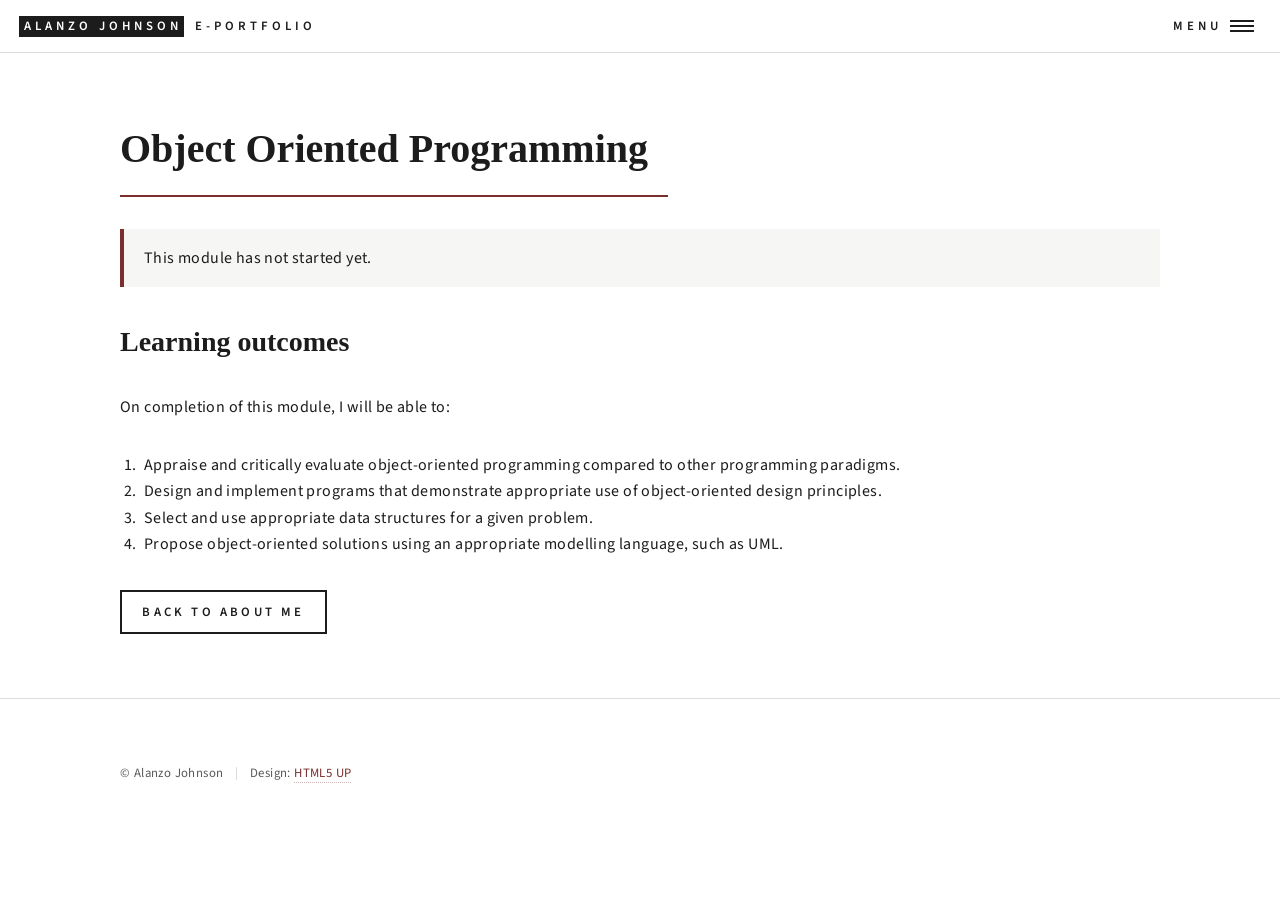
<file: object-oriented-programming.html>
<!DOCTYPE HTML>
<!--
	Forty by HTML5 UP
	html5up.net | @ajlkn
	Free for personal and commercial use under the CCA 3.0 license (html5up.net/license)
-->
<html lang="en">
	<head>
		<title>Object Oriented Programming | Alanzo Johnson e-Portfolio</title>
		<meta charset="utf-8" />
		<meta name="viewport" content="width=device-width, initial-scale=1" />
		<link rel="stylesheet" href="assets/css/main.css" />
		<link rel="stylesheet" href="assets/css/custom.css" />
		<noscript><link rel="stylesheet" href="assets/css/noscript.css" /></noscript>
	</head>
	<body class="is-preload">
		<div id="wrapper">

			<!-- SITE HEADER (same on every page) -->
			<header id="header">
				<a href="index.html" class="logo"><strong>Alanzo Johnson</strong> <span>e-Portfolio</span></a>
				<nav><a href="#menu">Menu</a></nav>
			</header>

			<!-- NAVIGATION MENU (same on every page) -->
			<nav id="menu">
				<ul class="links">
					<li><a href="index.html">About Me</a></li>
					<li><a href="secure-software-development.html">Secure Software Development</a></li>
					<li><a href="object-oriented-programming.html">Object Oriented Programming</a></li>
					<li><a href="security-risk-management.html">Security Risk Management</a></li>
					<li><a href="software-engineering-project-management.html">Software Engineering Project Management</a></li>
					<li><a href="research-methods-professional-practice.html">Research Methods and Professional Practice</a></li>
				</ul>
			</nav>

			<div id="main" class="alt">
				<section id="one">
					<div class="inner">

						<header class="major"><h1>Object Oriented Programming</h1></header>
						<p class="status-note">This module has not started yet.</p>

						<h2 id="outcomes">Learning outcomes</h2>
						<p>On completion of this module, I will be able to:</p>
						<ol>
							<li>Appraise and critically evaluate object-oriented programming compared to other programming paradigms.</li>
							<li>Design and implement programs that demonstrate appropriate use of object-oriented design principles.</li>
							<li>Select and use appropriate data structures for a given problem.</li>
							<li>Propose object-oriented solutions using an appropriate modelling language, such as UML.</li>
						</ol>

						<!-- AUTHORING CHECKLIST (not shown on the site)
						     This page must eventually contain:
						     [ ] Collaborative Discussion 1: summary (LO1)
						     [ ] Collaborative Discussion 2: summary (LO1)
						     [ ] Reflective piece (key module aim)
						     [ ] Summary of learning outcomes
						     [ ] Feedback from peers and tutors
						     [ ] Professional skills matrix and action plan (PDP)
						     [ ] Other artefacts, each mapped to the learning outcomes
						-->

						<!-- HIDDEN SECTION: Summary of learning outcomes
						     To publish: replace the [bracketed] text, then delete this line
						     and the line that says END HIDDEN SECTION.
						<h2 id="summary">Summary of learning outcomes</h2>
						<p>[In your own words: what each outcome meant in practice and where the evidence for it sits on this page.]</p>
						END HIDDEN SECTION -->

						<!-- HIDDEN SECTION: Artefacts
						     To publish: replace the [bracketed] text, then delete this line
						     and the line that says END HIDDEN SECTION.
						<h2 id="artefacts">Artefacts</h2>
						<h3>Collaborative Discussion 1: summary <span class="lo-ref">(LO1)</span></h3>
						<p><strong>Description:</strong> [What it is and how it evidences LO1.]</p>
						<p><strong>Link:</strong> <a href="[link]">View artefact</a></p>
						<h3>Collaborative Discussion 2: summary <span class="lo-ref">(LO1)</span></h3>
						<p><strong>Description:</strong> [What it is and how it evidences LO1.]</p>
						<p><strong>Link:</strong> <a href="[link]">View artefact</a></p>
						END HIDDEN SECTION -->

						<!-- HIDDEN SECTION: Reflective piece
						     To publish: replace the [bracketed] text, then delete this line
						     and the line that says END HIDDEN SECTION.
						<h2 id="reflection">Reflective piece <span class="lo-ref">(key module aim)</span></h2>
						<h3>What?</h3>
						<p>[What happened, what you did, what you learnt.]</p>
						<h3>So what?</h3>
						<p>[Why it matters: analysis, link to literature, what challenged you.]</p>
						<h3>Now what?</h3>
						<p>[What you will do differently and how you will apply it.]</p>
						END HIDDEN SECTION -->

						<!-- HIDDEN SECTION: Feedback from peers and tutors
						     To publish: replace the [bracketed] text, then delete this line
						     and the line that says END HIDDEN SECTION.
						<h2 id="feedback">Feedback from peers and tutors</h2>
						<div class="table-wrapper">
							<table>
								<thead><tr><th>From</th><th>On which artefact</th><th>Feedback</th><th>My response or change made</th></tr></thead>
								<tbody><tr><td>[Tutor or peer]</td><td>[Artefact]</td><td>[Feedback]</td><td>[Response]</td></tr></tbody>
							</table>
						</div>
						END HIDDEN SECTION -->

						<!-- HIDDEN SECTION: Professional skills matrix and action plan
						     To publish: replace the [bracketed] text, then delete this line
						     and the line that says END HIDDEN SECTION.
						<h2 id="skills">Professional skills matrix and action plan</h2>
						<p>Ratings: 1 = novice, 5 = expert.</p>
						<div class="table-wrapper">
							<table>
								<thead><tr><th>Skill</th><th>Before</th><th>After</th><th>Evidence</th><th>Action plan</th></tr></thead>
								<tbody>
									<tr><td>Time management</td><td>[1 to 5]</td><td>[1 to 5]</td><td>[Artefact that shows it]</td><td>[Next action, by when]</td></tr>
									<tr><td>Resilience</td><td>[1 to 5]</td><td>[1 to 5]</td><td>[Artefact that shows it]</td><td>[Next action, by when]</td></tr>
									<tr><td>Critical thinking and analysis</td><td>[1 to 5]</td><td>[1 to 5]</td><td>[Artefact that shows it]</td><td>[Next action, by when]</td></tr>
									<tr><td>Problem-solving</td><td>[1 to 5]</td><td>[1 to 5]</td><td>[Artefact that shows it]</td><td>[Next action, by when]</td></tr>
									<tr><td>Communication and literacy</td><td>[1 to 5]</td><td>[1 to 5]</td><td>[Artefact that shows it]</td><td>[Next action, by when]</td></tr>
									<tr><td>IT and digital</td><td>[1 to 5]</td><td>[1 to 5]</td><td>[Artefact that shows it]</td><td>[Next action, by when]</td></tr>
									<tr><td>Numeracy</td><td>[1 to 5]</td><td>[1 to 5]</td><td>[Artefact that shows it]</td><td>[Next action, by when]</td></tr>
									<tr><td>Critical reflection</td><td>[1 to 5]</td><td>[1 to 5]</td><td>[Artefact that shows it]</td><td>[Next action, by when]</td></tr>
								</tbody>
							</table>
						</div>
						END HIDDEN SECTION -->

						<ul class="actions"><li><a href="index.html" class="button">Back to About Me</a></li></ul>

					</div>
				</section>
			</div>

			<!-- FOOTER (keep the HTML5 UP credit: licence requirement) -->
			<footer id="footer">
				<div class="inner">
					<ul class="copyright">
						<li>&copy; Alanzo Johnson</li><li>Design: <a href="https://html5up.net">HTML5 UP</a></li>
					</ul>
				</div>
			</footer>

		</div>

		<!-- Scripts: do not change -->
		<script src="assets/js/jquery.min.js"></script>
		<script src="assets/js/jquery.scrolly.min.js"></script>
		<script src="assets/js/jquery.scrollex.min.js"></script>
		<script src="assets/js/browser.min.js"></script>
		<script src="assets/js/breakpoints.min.js"></script>
		<script src="assets/js/util.js"></script>
		<script src="assets/js/main.js"></script>
	</body>
</html>
</file>
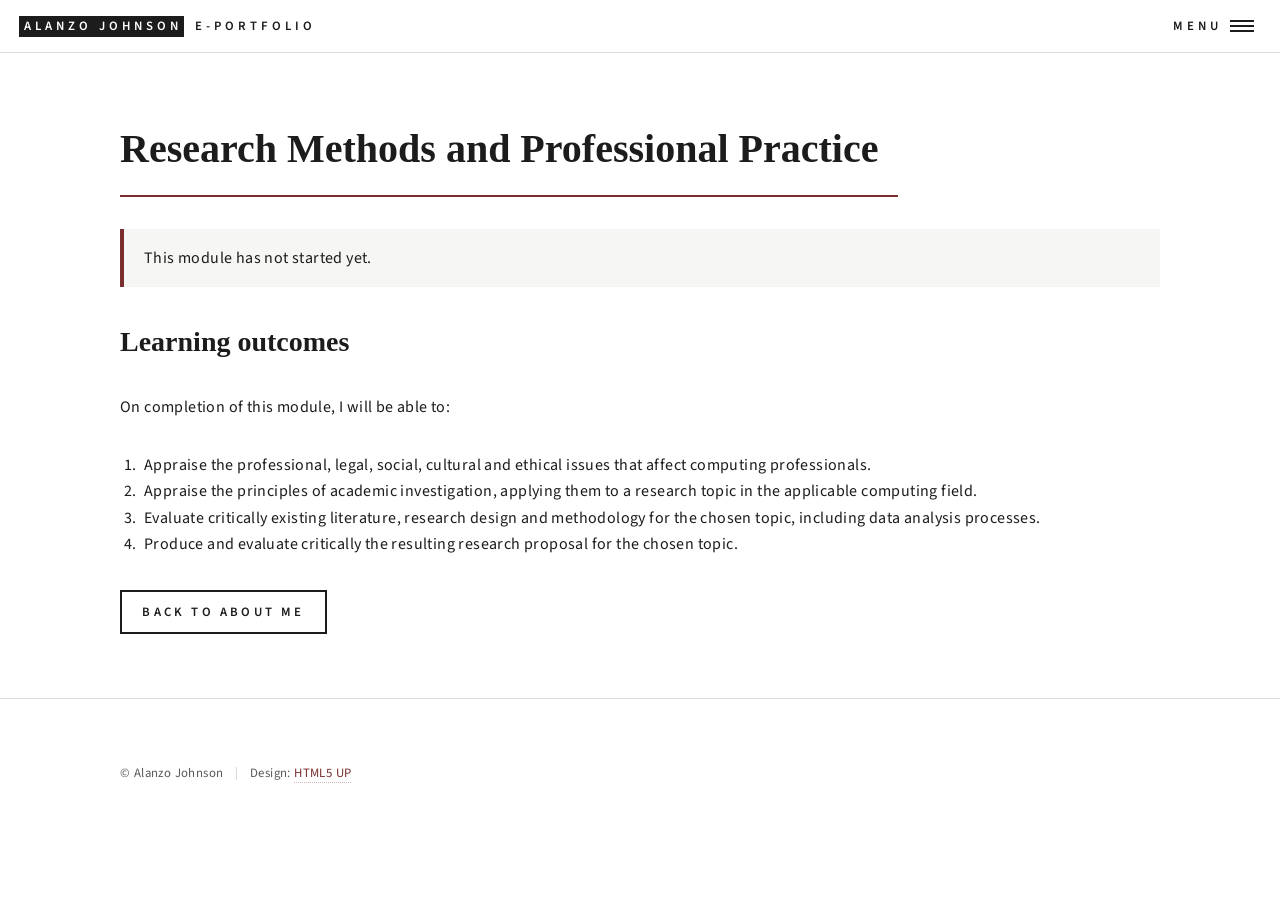
<file: research-methods-professional-practice.html>
<!DOCTYPE HTML>
<!--
	Forty by HTML5 UP
	html5up.net | @ajlkn
	Free for personal and commercial use under the CCA 3.0 license (html5up.net/license)
-->
<html lang="en">
	<head>
		<title>Research Methods and Professional Practice | Alanzo Johnson e-Portfolio</title>
		<meta charset="utf-8" />
		<meta name="viewport" content="width=device-width, initial-scale=1" />
		<link rel="stylesheet" href="assets/css/main.css" />
		<link rel="stylesheet" href="assets/css/custom.css" />
		<noscript><link rel="stylesheet" href="assets/css/noscript.css" /></noscript>
	</head>
	<body class="is-preload">
		<div id="wrapper">

			<!-- SITE HEADER (same on every page) -->
			<header id="header">
				<a href="index.html" class="logo"><strong>Alanzo Johnson</strong> <span>e-Portfolio</span></a>
				<nav><a href="#menu">Menu</a></nav>
			</header>

			<!-- NAVIGATION MENU (same on every page) -->
			<nav id="menu">
				<ul class="links">
					<li><a href="index.html">About Me</a></li>
					<li><a href="secure-software-development.html">Secure Software Development</a></li>
					<li><a href="object-oriented-programming.html">Object Oriented Programming</a></li>
					<li><a href="security-risk-management.html">Security Risk Management</a></li>
					<li><a href="software-engineering-project-management.html">Software Engineering Project Management</a></li>
					<li><a href="research-methods-professional-practice.html">Research Methods and Professional Practice</a></li>
				</ul>
			</nav>

			<div id="main" class="alt">
				<section id="one">
					<div class="inner">

						<header class="major"><h1>Research Methods and Professional Practice</h1></header>
						<p class="status-note">This module has not started yet.</p>

						<h2 id="outcomes">Learning outcomes</h2>
						<p>On completion of this module, I will be able to:</p>
						<ol>
							<li>Appraise the professional, legal, social, cultural and ethical issues that affect computing professionals.</li>
							<li>Appraise the principles of academic investigation, applying them to a research topic in the applicable computing field.</li>
							<li>Evaluate critically existing literature, research design and methodology for the chosen topic, including data analysis processes.</li>
							<li>Produce and evaluate critically the resulting research proposal for the chosen topic.</li>
						</ol>

						<!-- AUTHORING CHECKLIST (not shown on the site)
						     This page must eventually contain:
						     [ ] Collaborative Discussion 1: summary (LO1, LO2)
						     [ ] Collaborative Discussion 2: summary (LO1, LO2)
						     [ ] Statistical analysis activities ([map to LOs])
						     [ ] Reflective piece (key module aim)
						     [ ] Summary of learning outcomes
						     [ ] Feedback from peers and tutors
						     [ ] Professional skills matrix and action plan (PDP)
						     [ ] Other artefacts, each mapped to the learning outcomes
						-->

						<!-- HIDDEN SECTION: Summary of learning outcomes
						     To publish: replace the [bracketed] text, then delete this line
						     and the line that says END HIDDEN SECTION.
						<h2 id="summary">Summary of learning outcomes</h2>
						<p>[In your own words: what each outcome meant in practice and where the evidence for it sits on this page.]</p>
						END HIDDEN SECTION -->

						<!-- HIDDEN SECTION: Artefacts
						     To publish: replace the [bracketed] text, then delete this line
						     and the line that says END HIDDEN SECTION.
						<h2 id="artefacts">Artefacts</h2>
						<h3>Collaborative Discussion 1: summary <span class="lo-ref">(LO1, LO2)</span></h3>
						<p><strong>Description:</strong> [What it is and how it evidences LO1, LO2.]</p>
						<p><strong>Link:</strong> <a href="[link]">View artefact</a></p>
						<h3>Collaborative Discussion 2: summary <span class="lo-ref">(LO1, LO2)</span></h3>
						<p><strong>Description:</strong> [What it is and how it evidences LO1, LO2.]</p>
						<p><strong>Link:</strong> <a href="[link]">View artefact</a></p>
						<h3>Statistical analysis activities <span class="lo-ref">([map to LOs])</span></h3>
						<p><strong>Description:</strong> [What it is and how it evidences [map to LOs].]</p>
						<p><strong>Link:</strong> <a href="[link]">View artefact</a></p>
						END HIDDEN SECTION -->

						<!-- HIDDEN SECTION: Reflective piece
						     To publish: replace the [bracketed] text, then delete this line
						     and the line that says END HIDDEN SECTION.
						<h2 id="reflection">Reflective piece <span class="lo-ref">(key module aim)</span></h2>
						<h3>What?</h3>
						<p>[What happened, what you did, what you learnt.]</p>
						<h3>So what?</h3>
						<p>[Why it matters: analysis, link to literature, what challenged you.]</p>
						<h3>Now what?</h3>
						<p>[What you will do differently and how you will apply it.]</p>
						END HIDDEN SECTION -->

						<!-- HIDDEN SECTION: Feedback from peers and tutors
						     To publish: replace the [bracketed] text, then delete this line
						     and the line that says END HIDDEN SECTION.
						<h2 id="feedback">Feedback from peers and tutors</h2>
						<div class="table-wrapper">
							<table>
								<thead><tr><th>From</th><th>On which artefact</th><th>Feedback</th><th>My response or change made</th></tr></thead>
								<tbody><tr><td>[Tutor or peer]</td><td>[Artefact]</td><td>[Feedback]</td><td>[Response]</td></tr></tbody>
							</table>
						</div>
						END HIDDEN SECTION -->

						<!-- HIDDEN SECTION: Professional skills matrix and action plan
						     To publish: replace the [bracketed] text, then delete this line
						     and the line that says END HIDDEN SECTION.
						<h2 id="skills">Professional skills matrix and action plan</h2>
						<p>Ratings: 1 = novice, 5 = expert.</p>
						<div class="table-wrapper">
							<table>
								<thead><tr><th>Skill</th><th>Before</th><th>After</th><th>Evidence</th><th>Action plan</th></tr></thead>
								<tbody>
									<tr><td>Time management</td><td>[1 to 5]</td><td>[1 to 5]</td><td>[Artefact that shows it]</td><td>[Next action, by when]</td></tr>
									<tr><td>Commercial awareness</td><td>[1 to 5]</td><td>[1 to 5]</td><td>[Artefact that shows it]</td><td>[Next action, by when]</td></tr>
									<tr><td>Critical thinking and analysis</td><td>[1 to 5]</td><td>[1 to 5]</td><td>[Artefact that shows it]</td><td>[Next action, by when]</td></tr>
									<tr><td>Decision-making</td><td>[1 to 5]</td><td>[1 to 5]</td><td>[Artefact that shows it]</td><td>[Next action, by when]</td></tr>
									<tr><td>Problem-solving</td><td>[1 to 5]</td><td>[1 to 5]</td><td>[Artefact that shows it]</td><td>[Next action, by when]</td></tr>
									<tr><td>Initiative</td><td>[1 to 5]</td><td>[1 to 5]</td><td>[Artefact that shows it]</td><td>[Next action, by when]</td></tr>
									<tr><td>Entrepreneurial</td><td>[1 to 5]</td><td>[1 to 5]</td><td>[Artefact that shows it]</td><td>[Next action, by when]</td></tr>
									<tr><td>Communication and literacy</td><td>[1 to 5]</td><td>[1 to 5]</td><td>[Artefact that shows it]</td><td>[Next action, by when]</td></tr>
									<tr><td>Numeracy</td><td>[1 to 5]</td><td>[1 to 5]</td><td>[Artefact that shows it]</td><td>[Next action, by when]</td></tr>
									<tr><td>IT and digital</td><td>[1 to 5]</td><td>[1 to 5]</td><td>[Artefact that shows it]</td><td>[Next action, by when]</td></tr>
									<tr><td>Interpersonal</td><td>[1 to 5]</td><td>[1 to 5]</td><td>[Artefact that shows it]</td><td>[Next action, by when]</td></tr>
									<tr><td>Critical reflection</td><td>[1 to 5]</td><td>[1 to 5]</td><td>[Artefact that shows it]</td><td>[Next action, by when]</td></tr>
									<tr><td>Research</td><td>[1 to 5]</td><td>[1 to 5]</td><td>[Artefact that shows it]</td><td>[Next action, by when]</td></tr>
								</tbody>
							</table>
						</div>
						END HIDDEN SECTION -->

						<ul class="actions"><li><a href="index.html" class="button">Back to About Me</a></li></ul>

					</div>
				</section>
			</div>

			<!-- FOOTER (keep the HTML5 UP credit: licence requirement) -->
			<footer id="footer">
				<div class="inner">
					<ul class="copyright">
						<li>&copy; Alanzo Johnson</li><li>Design: <a href="https://html5up.net">HTML5 UP</a></li>
					</ul>
				</div>
			</footer>

		</div>

		<!-- Scripts: do not change -->
		<script src="assets/js/jquery.min.js"></script>
		<script src="assets/js/jquery.scrolly.min.js"></script>
		<script src="assets/js/jquery.scrollex.min.js"></script>
		<script src="assets/js/browser.min.js"></script>
		<script src="assets/js/breakpoints.min.js"></script>
		<script src="assets/js/util.js"></script>
		<script src="assets/js/main.js"></script>
	</body>
</html>
</file>
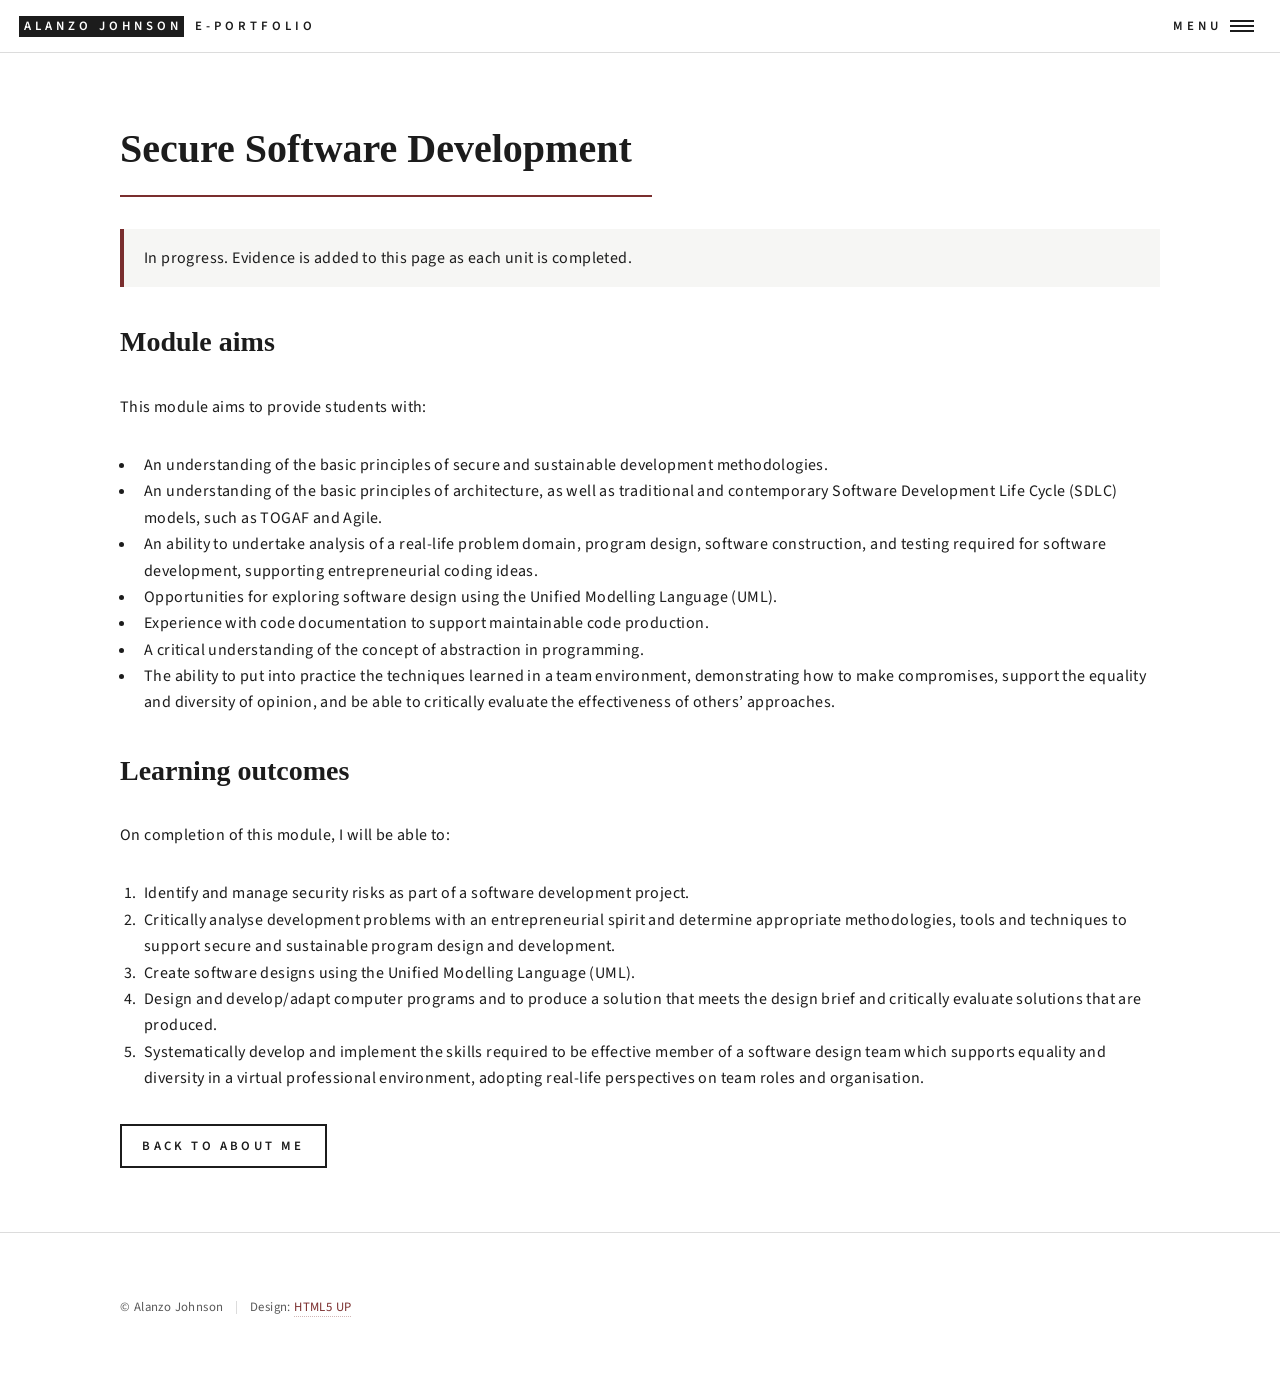
<file: secure-software-development.html>
<!DOCTYPE HTML>
<!--
	Forty by HTML5 UP
	html5up.net | @ajlkn
	Free for personal and commercial use under the CCA 3.0 license (html5up.net/license)
-->
<html lang="en">
	<head>
		<title>Secure Software Development | Alanzo Johnson e-Portfolio</title>
		<meta charset="utf-8" />
		<meta name="viewport" content="width=device-width, initial-scale=1" />
		<link rel="stylesheet" href="assets/css/main.css" />
		<link rel="stylesheet" href="assets/css/custom.css" />
		<noscript><link rel="stylesheet" href="assets/css/noscript.css" /></noscript>
	</head>
	<body class="is-preload">
		<div id="wrapper">

			<!-- SITE HEADER (same on every page) -->
			<header id="header">
				<a href="index.html" class="logo"><strong>Alanzo Johnson</strong> <span>e-Portfolio</span></a>
				<nav><a href="#menu">Menu</a></nav>
			</header>

			<!-- NAVIGATION MENU (same on every page) -->
			<nav id="menu">
				<ul class="links">
					<li><a href="index.html">About Me</a></li>
					<li><a href="secure-software-development.html">Secure Software Development</a></li>
					<li><a href="object-oriented-programming.html">Object Oriented Programming</a></li>
					<li><a href="security-risk-management.html">Security Risk Management</a></li>
					<li><a href="software-engineering-project-management.html">Software Engineering Project Management</a></li>
					<li><a href="research-methods-professional-practice.html">Research Methods and Professional Practice</a></li>
				</ul>
			</nav>

			<div id="main" class="alt">
				<section id="one">
					<div class="inner">

						<header class="major"><h1>Secure Software Development</h1></header>
						<p class="status-note">In progress. Evidence is added to this page as each unit is completed.</p>

						<h2 id="aims">Module aims</h2>
						<p>This module aims to provide students with:</p>
						<ul>
							<li>An understanding of the basic principles of secure and sustainable development methodologies.</li>
							<li>An understanding of the basic principles of architecture, as well as traditional and contemporary Software Development Life Cycle (SDLC) models, such as TOGAF and Agile.</li>
							<li>An ability to undertake analysis of a real-life problem domain, program design, software construction, and testing required for software development, supporting entrepreneurial coding ideas.</li>
							<li>Opportunities for exploring software design using the Unified Modelling Language (UML).</li>
							<li>Experience with code documentation to support maintainable code production.</li>
							<li>A critical understanding of the concept of abstraction in programming.</li>
							<li>The ability to put into practice the techniques learned in a team environment, demonstrating how to make compromises, support the equality and diversity of opinion, and be able to critically evaluate the effectiveness of others’ approaches.</li>
						</ul>

						<h2 id="outcomes">Learning outcomes</h2>
						<p>On completion of this module, I will be able to:</p>
						<ol>
							<li>Identify and manage security risks as part of a software development project.</li>
							<li>Critically analyse development problems with an entrepreneurial spirit and determine appropriate methodologies, tools and techniques to support secure and sustainable program design and development.</li>
							<li>Create software designs using the Unified Modelling Language (UML).</li>
							<li>Design and develop/adapt computer programs and to produce a solution that meets the design brief and critically evaluate solutions that are produced.</li>
							<li>Systematically develop and implement the skills required to be effective member of a software design team which supports equality and diversity in a virtual professional environment, adopting real-life perspectives on team roles and organisation.</li>
						</ol>

						<!-- AUTHORING CHECKLIST (not shown on the site)
						     This page must eventually contain:
						     [ ] Collaborative Discussion 1: summary (LO1, LO2)
						     [ ] Collaborative Discussion 2: summary (LO1, LO2)
						     [ ] Reflective piece (LO5)
						     [ ] Summary of learning outcomes
						     [ ] Team meeting notes
						     [ ] Feedback from peers and tutors
						     [ ] Professional skills matrix and action plan (PDP)
						     [ ] Other artefacts, each mapped to the learning outcomes
						-->

						<!-- HIDDEN SECTION: Summary of learning outcomes
						     To publish: replace the [bracketed] text, then delete this line
						     and the line that says END HIDDEN SECTION.
						<h2 id="summary">Summary of learning outcomes</h2>
						<p>[In your own words: what each outcome meant in practice and where the evidence for it sits on this page.]</p>
						END HIDDEN SECTION -->

						<!-- HIDDEN SECTION: Artefacts
						     To publish: replace the [bracketed] text, then delete this line
						     and the line that says END HIDDEN SECTION.
						<h2 id="artefacts">Artefacts</h2>
						<h3>Collaborative Discussion 1: summary <span class="lo-ref">(LO1, LO2)</span></h3>
						<p><strong>Description:</strong> [What it is and how it evidences LO1, LO2.]</p>
						<p><strong>Link:</strong> <a href="[link]">View artefact</a></p>
						<h3>Collaborative Discussion 2: summary <span class="lo-ref">(LO1, LO2)</span></h3>
						<p><strong>Description:</strong> [What it is and how it evidences LO1, LO2.]</p>
						<p><strong>Link:</strong> <a href="[link]">View artefact</a></p>
						END HIDDEN SECTION -->

						<!-- HIDDEN SECTION: Reflective piece
						     To publish: replace the [bracketed] text, then delete this line
						     and the line that says END HIDDEN SECTION.
						<h2 id="reflection">Reflective piece <span class="lo-ref">(LO5)</span></h2>
						<h3>What?</h3>
						<p>[What happened, what you did, what you learnt.]</p>
						<h3>So what?</h3>
						<p>[Why it matters: analysis, link to literature, what challenged you.]</p>
						<h3>Now what?</h3>
						<p>[What you will do differently and how you will apply it.]</p>
						END HIDDEN SECTION -->

						<!-- HIDDEN SECTION: Team meeting notes
						     To publish: replace the [bracketed] text, then delete this line
						     and the line that says END HIDDEN SECTION.
						<h2 id="meetings">Team meeting notes</h2>
						<div class="table-wrapper">
							<table>
								<thead><tr><th>Date</th><th>Attendees</th><th>Key points</th><th>Actions agreed</th></tr></thead>
								<tbody><tr><td>[dd/mm/yyyy]</td><td>[Names or roles]</td><td>[Summary]</td><td>[Who does what, by when]</td></tr></tbody>
							</table>
						</div>
						END HIDDEN SECTION -->

						<!-- HIDDEN SECTION: Feedback from peers and tutors
						     To publish: replace the [bracketed] text, then delete this line
						     and the line that says END HIDDEN SECTION.
						<h2 id="feedback">Feedback from peers and tutors</h2>
						<div class="table-wrapper">
							<table>
								<thead><tr><th>From</th><th>On which artefact</th><th>Feedback</th><th>My response or change made</th></tr></thead>
								<tbody><tr><td>[Tutor or peer]</td><td>[Artefact]</td><td>[Feedback]</td><td>[Response]</td></tr></tbody>
							</table>
						</div>
						END HIDDEN SECTION -->

						<!-- HIDDEN SECTION: Professional skills matrix and action plan
						     To publish: replace the [bracketed] text, then delete this line
						     and the line that says END HIDDEN SECTION.
						<h2 id="skills">Professional skills matrix and action plan</h2>
						<p>Ratings: 1 = novice, 5 = expert.</p>
						<div class="table-wrapper">
							<table>
								<thead><tr><th>Skill</th><th>Before</th><th>After</th><th>Evidence</th><th>Action plan</th></tr></thead>
								<tbody>
									<tr><td>Time management</td><td>[1 to 5]</td><td>[1 to 5]</td><td>[Artefact that shows it]</td><td>[Next action, by when]</td></tr>
									<tr><td>Resilience</td><td>[1 to 5]</td><td>[1 to 5]</td><td>[Artefact that shows it]</td><td>[Next action, by when]</td></tr>
									<tr><td>Critical thinking and analysis</td><td>[1 to 5]</td><td>[1 to 5]</td><td>[Artefact that shows it]</td><td>[Next action, by when]</td></tr>
									<tr><td>Problem-solving</td><td>[1 to 5]</td><td>[1 to 5]</td><td>[Artefact that shows it]</td><td>[Next action, by when]</td></tr>
									<tr><td>Communication and literacy</td><td>[1 to 5]</td><td>[1 to 5]</td><td>[Artefact that shows it]</td><td>[Next action, by when]</td></tr>
									<tr><td>IT and digital</td><td>[1 to 5]</td><td>[1 to 5]</td><td>[Artefact that shows it]</td><td>[Next action, by when]</td></tr>
									<tr><td>Interpersonal</td><td>[1 to 5]</td><td>[1 to 5]</td><td>[Artefact that shows it]</td><td>[Next action, by when]</td></tr>
									<tr><td>Teamwork, global citizenship and leadership</td><td>[1 to 5]</td><td>[1 to 5]</td><td>[Artefact that shows it]</td><td>[Next action, by when]</td></tr>
									<tr><td>Emotional intelligence</td><td>[1 to 5]</td><td>[1 to 5]</td><td>[Artefact that shows it]</td><td>[Next action, by when]</td></tr>
									<tr><td>Critical reflection</td><td>[1 to 5]</td><td>[1 to 5]</td><td>[Artefact that shows it]</td><td>[Next action, by when]</td></tr>
								</tbody>
							</table>
						</div>
						END HIDDEN SECTION -->

						<ul class="actions"><li><a href="index.html" class="button">Back to About Me</a></li></ul>

					</div>
				</section>
			</div>

			<!-- FOOTER (keep the HTML5 UP credit: licence requirement) -->
			<footer id="footer">
				<div class="inner">
					<ul class="copyright">
						<li>&copy; Alanzo Johnson</li><li>Design: <a href="https://html5up.net">HTML5 UP</a></li>
					</ul>
				</div>
			</footer>

		</div>

		<!-- Scripts: do not change -->
		<script src="assets/js/jquery.min.js"></script>
		<script src="assets/js/jquery.scrolly.min.js"></script>
		<script src="assets/js/jquery.scrollex.min.js"></script>
		<script src="assets/js/browser.min.js"></script>
		<script src="assets/js/breakpoints.min.js"></script>
		<script src="assets/js/util.js"></script>
		<script src="assets/js/main.js"></script>
	</body>
</html>
</file>
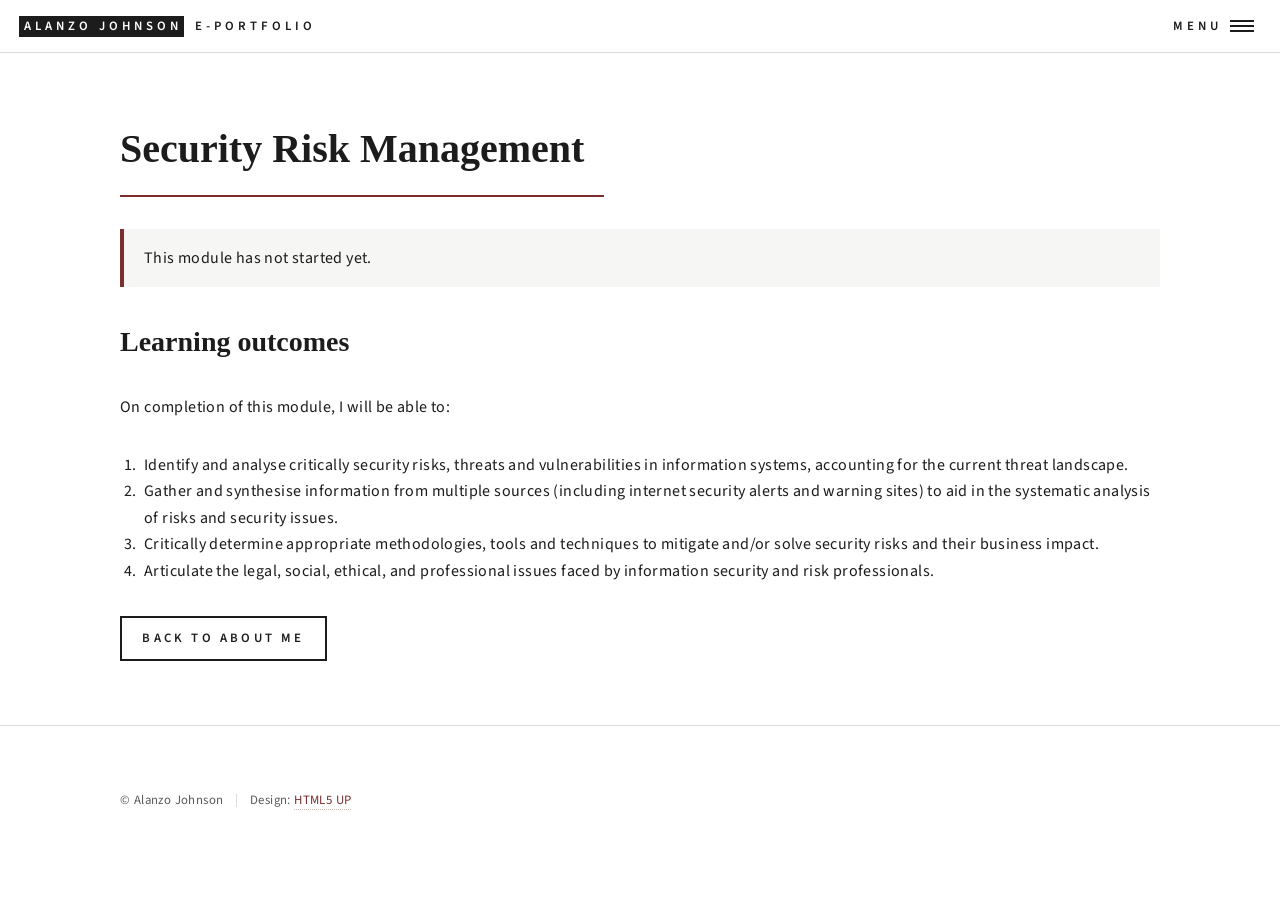
<file: security-risk-management.html>
<!DOCTYPE HTML>
<!--
	Forty by HTML5 UP
	html5up.net | @ajlkn
	Free for personal and commercial use under the CCA 3.0 license (html5up.net/license)
-->
<html lang="en">
	<head>
		<title>Security Risk Management | Alanzo Johnson e-Portfolio</title>
		<meta charset="utf-8" />
		<meta name="viewport" content="width=device-width, initial-scale=1" />
		<link rel="stylesheet" href="assets/css/main.css" />
		<link rel="stylesheet" href="assets/css/custom.css" />
		<noscript><link rel="stylesheet" href="assets/css/noscript.css" /></noscript>
	</head>
	<body class="is-preload">
		<div id="wrapper">

			<!-- SITE HEADER (same on every page) -->
			<header id="header">
				<a href="index.html" class="logo"><strong>Alanzo Johnson</strong> <span>e-Portfolio</span></a>
				<nav><a href="#menu">Menu</a></nav>
			</header>

			<!-- NAVIGATION MENU (same on every page) -->
			<nav id="menu">
				<ul class="links">
					<li><a href="index.html">About Me</a></li>
					<li><a href="secure-software-development.html">Secure Software Development</a></li>
					<li><a href="object-oriented-programming.html">Object Oriented Programming</a></li>
					<li><a href="security-risk-management.html">Security Risk Management</a></li>
					<li><a href="software-engineering-project-management.html">Software Engineering Project Management</a></li>
					<li><a href="research-methods-professional-practice.html">Research Methods and Professional Practice</a></li>
				</ul>
			</nav>

			<div id="main" class="alt">
				<section id="one">
					<div class="inner">

						<header class="major"><h1>Security Risk Management</h1></header>
						<p class="status-note">This module has not started yet.</p>

						<h2 id="outcomes">Learning outcomes</h2>
						<p>On completion of this module, I will be able to:</p>
						<ol>
							<li>Identify and analyse critically security risks, threats and vulnerabilities in information systems, accounting for the current threat landscape.</li>
							<li>Gather and synthesise information from multiple sources (including internet security alerts and warning sites) to aid in the systematic analysis of risks and security issues.</li>
							<li>Critically determine appropriate methodologies, tools and techniques to mitigate and/or solve security risks and their business impact.</li>
							<li>Articulate the legal, social, ethical, and professional issues faced by information security and risk professionals.</li>
						</ol>

						<!-- AUTHORING CHECKLIST (not shown on the site)
						     This page must eventually contain:
						     [ ] Team Exercise outcomes (LO1, LO2, LO3)
						     [ ] Reflective piece (LO4)
						     [ ] Summary of learning outcomes
						     [ ] Team meeting notes
						     [ ] Feedback from peers and tutors
						     [ ] Professional skills matrix and action plan (PDP)
						     [ ] Other artefacts, each mapped to the learning outcomes
						-->

						<!-- HIDDEN SECTION: Summary of learning outcomes
						     To publish: replace the [bracketed] text, then delete this line
						     and the line that says END HIDDEN SECTION.
						<h2 id="summary">Summary of learning outcomes</h2>
						<p>[In your own words: what each outcome meant in practice and where the evidence for it sits on this page.]</p>
						END HIDDEN SECTION -->

						<!-- HIDDEN SECTION: Artefacts
						     To publish: replace the [bracketed] text, then delete this line
						     and the line that says END HIDDEN SECTION.
						<h2 id="artefacts">Artefacts</h2>
						<h3>Team Exercise outcomes <span class="lo-ref">(LO1, LO2, LO3)</span></h3>
						<p><strong>Description:</strong> [What it is and how it evidences LO1, LO2, LO3.]</p>
						<p><strong>Link:</strong> <a href="[link]">View artefact</a></p>
						END HIDDEN SECTION -->

						<!-- HIDDEN SECTION: Reflective piece
						     To publish: replace the [bracketed] text, then delete this line
						     and the line that says END HIDDEN SECTION.
						<h2 id="reflection">Reflective piece <span class="lo-ref">(LO4)</span></h2>
						<h3>What?</h3>
						<p>[What happened, what you did, what you learnt.]</p>
						<h3>So what?</h3>
						<p>[Why it matters: analysis, link to literature, what challenged you.]</p>
						<h3>Now what?</h3>
						<p>[What you will do differently and how you will apply it.]</p>
						END HIDDEN SECTION -->

						<!-- HIDDEN SECTION: Team meeting notes
						     To publish: replace the [bracketed] text, then delete this line
						     and the line that says END HIDDEN SECTION.
						<h2 id="meetings">Team meeting notes</h2>
						<div class="table-wrapper">
							<table>
								<thead><tr><th>Date</th><th>Attendees</th><th>Key points</th><th>Actions agreed</th></tr></thead>
								<tbody><tr><td>[dd/mm/yyyy]</td><td>[Names or roles]</td><td>[Summary]</td><td>[Who does what, by when]</td></tr></tbody>
							</table>
						</div>
						END HIDDEN SECTION -->

						<!-- HIDDEN SECTION: Feedback from peers and tutors
						     To publish: replace the [bracketed] text, then delete this line
						     and the line that says END HIDDEN SECTION.
						<h2 id="feedback">Feedback from peers and tutors</h2>
						<div class="table-wrapper">
							<table>
								<thead><tr><th>From</th><th>On which artefact</th><th>Feedback</th><th>My response or change made</th></tr></thead>
								<tbody><tr><td>[Tutor or peer]</td><td>[Artefact]</td><td>[Feedback]</td><td>[Response]</td></tr></tbody>
							</table>
						</div>
						END HIDDEN SECTION -->

						<!-- HIDDEN SECTION: Professional skills matrix and action plan
						     To publish: replace the [bracketed] text, then delete this line
						     and the line that says END HIDDEN SECTION.
						<h2 id="skills">Professional skills matrix and action plan</h2>
						<p>Ratings: 1 = novice, 5 = expert.</p>
						<div class="table-wrapper">
							<table>
								<thead><tr><th>Skill</th><th>Before</th><th>After</th><th>Evidence</th><th>Action plan</th></tr></thead>
								<tbody>
									<tr><td>Time management</td><td>[1 to 5]</td><td>[1 to 5]</td><td>[Artefact that shows it]</td><td>[Next action, by when]</td></tr>
									<tr><td>Resilience</td><td>[1 to 5]</td><td>[1 to 5]</td><td>[Artefact that shows it]</td><td>[Next action, by when]</td></tr>
									<tr><td>Critical thinking and analysis</td><td>[1 to 5]</td><td>[1 to 5]</td><td>[Artefact that shows it]</td><td>[Next action, by when]</td></tr>
									<tr><td>Problem-solving</td><td>[1 to 5]</td><td>[1 to 5]</td><td>[Artefact that shows it]</td><td>[Next action, by when]</td></tr>
									<tr><td>Communication and literacy</td><td>[1 to 5]</td><td>[1 to 5]</td><td>[Artefact that shows it]</td><td>[Next action, by when]</td></tr>
									<tr><td>IT and digital</td><td>[1 to 5]</td><td>[1 to 5]</td><td>[Artefact that shows it]</td><td>[Next action, by when]</td></tr>
									<tr><td>Interpersonal</td><td>[1 to 5]</td><td>[1 to 5]</td><td>[Artefact that shows it]</td><td>[Next action, by when]</td></tr>
									<tr><td>Ethical awareness</td><td>[1 to 5]</td><td>[1 to 5]</td><td>[Artefact that shows it]</td><td>[Next action, by when]</td></tr>
									<tr><td>Teamwork, global citizenship and leadership</td><td>[1 to 5]</td><td>[1 to 5]</td><td>[Artefact that shows it]</td><td>[Next action, by when]</td></tr>
									<tr><td>Emotional intelligence</td><td>[1 to 5]</td><td>[1 to 5]</td><td>[Artefact that shows it]</td><td>[Next action, by when]</td></tr>
									<tr><td>Entrepreneurial</td><td>[1 to 5]</td><td>[1 to 5]</td><td>[Artefact that shows it]</td><td>[Next action, by when]</td></tr>
									<tr><td>Critical reflection</td><td>[1 to 5]</td><td>[1 to 5]</td><td>[Artefact that shows it]</td><td>[Next action, by when]</td></tr>
								</tbody>
							</table>
						</div>
						END HIDDEN SECTION -->

						<ul class="actions"><li><a href="index.html" class="button">Back to About Me</a></li></ul>

					</div>
				</section>
			</div>

			<!-- FOOTER (keep the HTML5 UP credit: licence requirement) -->
			<footer id="footer">
				<div class="inner">
					<ul class="copyright">
						<li>&copy; Alanzo Johnson</li><li>Design: <a href="https://html5up.net">HTML5 UP</a></li>
					</ul>
				</div>
			</footer>

		</div>

		<!-- Scripts: do not change -->
		<script src="assets/js/jquery.min.js"></script>
		<script src="assets/js/jquery.scrolly.min.js"></script>
		<script src="assets/js/jquery.scrollex.min.js"></script>
		<script src="assets/js/browser.min.js"></script>
		<script src="assets/js/breakpoints.min.js"></script>
		<script src="assets/js/util.js"></script>
		<script src="assets/js/main.js"></script>
	</body>
</html>
</file>
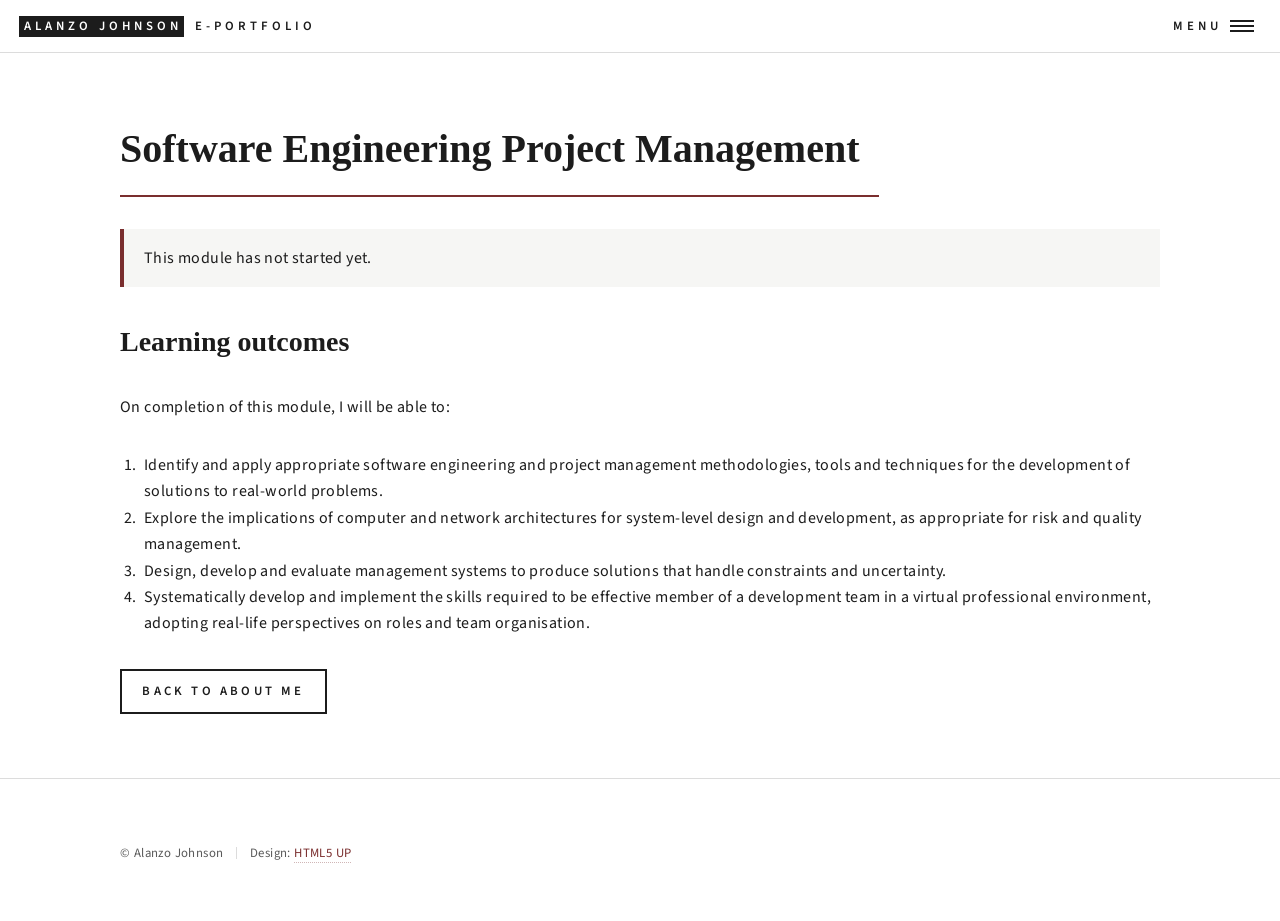
<file: software-engineering-project-management.html>
<!DOCTYPE HTML>
<!--
	Forty by HTML5 UP
	html5up.net | @ajlkn
	Free for personal and commercial use under the CCA 3.0 license (html5up.net/license)
-->
<html lang="en">
	<head>
		<title>Software Engineering Project Management | Alanzo Johnson e-Portfolio</title>
		<meta charset="utf-8" />
		<meta name="viewport" content="width=device-width, initial-scale=1" />
		<link rel="stylesheet" href="assets/css/main.css" />
		<link rel="stylesheet" href="assets/css/custom.css" />
		<noscript><link rel="stylesheet" href="assets/css/noscript.css" /></noscript>
	</head>
	<body class="is-preload">
		<div id="wrapper">

			<!-- SITE HEADER (same on every page) -->
			<header id="header">
				<a href="index.html" class="logo"><strong>Alanzo Johnson</strong> <span>e-Portfolio</span></a>
				<nav><a href="#menu">Menu</a></nav>
			</header>

			<!-- NAVIGATION MENU (same on every page) -->
			<nav id="menu">
				<ul class="links">
					<li><a href="index.html">About Me</a></li>
					<li><a href="secure-software-development.html">Secure Software Development</a></li>
					<li><a href="object-oriented-programming.html">Object Oriented Programming</a></li>
					<li><a href="security-risk-management.html">Security Risk Management</a></li>
					<li><a href="software-engineering-project-management.html">Software Engineering Project Management</a></li>
					<li><a href="research-methods-professional-practice.html">Research Methods and Professional Practice</a></li>
				</ul>
			</nav>

			<div id="main" class="alt">
				<section id="one">
					<div class="inner">

						<header class="major"><h1>Software Engineering Project Management</h1></header>
						<p class="status-note">This module has not started yet.</p>

						<h2 id="outcomes">Learning outcomes</h2>
						<p>On completion of this module, I will be able to:</p>
						<ol>
							<li>Identify and apply appropriate software engineering and project management methodologies, tools and techniques for the development of solutions to real-world problems.</li>
							<li>Explore the implications of computer and network architectures for system-level design and development, as appropriate for risk and quality management.</li>
							<li>Design, develop and evaluate management systems to produce solutions that handle constraints and uncertainty.</li>
							<li>Systematically develop and implement the skills required to be effective member of a development team in a virtual professional environment, adopting real-life perspectives on roles and team organisation.</li>
						</ol>

						<!-- AUTHORING CHECKLIST (not shown on the site)
						     This page must eventually contain:
						     [ ] Collaborative Discussion 1: summary (LO1, LO2)
						     [ ] Collaborative Discussion 2: summary (LO1, LO2)
						     [ ] Reflective piece (LO4)
						     [ ] Summary of learning outcomes
						     [ ] Team meeting notes
						     [ ] Feedback from peers and tutors
						     [ ] Professional skills matrix and action plan (PDP)
						     [ ] Other artefacts, each mapped to the learning outcomes
						-->

						<!-- HIDDEN SECTION: Summary of learning outcomes
						     To publish: replace the [bracketed] text, then delete this line
						     and the line that says END HIDDEN SECTION.
						<h2 id="summary">Summary of learning outcomes</h2>
						<p>[In your own words: what each outcome meant in practice and where the evidence for it sits on this page.]</p>
						END HIDDEN SECTION -->

						<!-- HIDDEN SECTION: Artefacts
						     To publish: replace the [bracketed] text, then delete this line
						     and the line that says END HIDDEN SECTION.
						<h2 id="artefacts">Artefacts</h2>
						<h3>Collaborative Discussion 1: summary <span class="lo-ref">(LO1, LO2)</span></h3>
						<p><strong>Description:</strong> [What it is and how it evidences LO1, LO2.]</p>
						<p><strong>Link:</strong> <a href="[link]">View artefact</a></p>
						<h3>Collaborative Discussion 2: summary <span class="lo-ref">(LO1, LO2)</span></h3>
						<p><strong>Description:</strong> [What it is and how it evidences LO1, LO2.]</p>
						<p><strong>Link:</strong> <a href="[link]">View artefact</a></p>
						END HIDDEN SECTION -->

						<!-- HIDDEN SECTION: Reflective piece
						     To publish: replace the [bracketed] text, then delete this line
						     and the line that says END HIDDEN SECTION.
						<h2 id="reflection">Reflective piece <span class="lo-ref">(LO4)</span></h2>
						<h3>What?</h3>
						<p>[What happened, what you did, what you learnt.]</p>
						<h3>So what?</h3>
						<p>[Why it matters: analysis, link to literature, what challenged you.]</p>
						<h3>Now what?</h3>
						<p>[What you will do differently and how you will apply it.]</p>
						END HIDDEN SECTION -->

						<!-- HIDDEN SECTION: Team meeting notes
						     To publish: replace the [bracketed] text, then delete this line
						     and the line that says END HIDDEN SECTION.
						<h2 id="meetings">Team meeting notes</h2>
						<div class="table-wrapper">
							<table>
								<thead><tr><th>Date</th><th>Attendees</th><th>Key points</th><th>Actions agreed</th></tr></thead>
								<tbody><tr><td>[dd/mm/yyyy]</td><td>[Names or roles]</td><td>[Summary]</td><td>[Who does what, by when]</td></tr></tbody>
							</table>
						</div>
						END HIDDEN SECTION -->

						<!-- HIDDEN SECTION: Feedback from peers and tutors
						     To publish: replace the [bracketed] text, then delete this line
						     and the line that says END HIDDEN SECTION.
						<h2 id="feedback">Feedback from peers and tutors</h2>
						<div class="table-wrapper">
							<table>
								<thead><tr><th>From</th><th>On which artefact</th><th>Feedback</th><th>My response or change made</th></tr></thead>
								<tbody><tr><td>[Tutor or peer]</td><td>[Artefact]</td><td>[Feedback]</td><td>[Response]</td></tr></tbody>
							</table>
						</div>
						END HIDDEN SECTION -->

						<!-- HIDDEN SECTION: Professional skills matrix and action plan
						     To publish: replace the [bracketed] text, then delete this line
						     and the line that says END HIDDEN SECTION.
						<h2 id="skills">Professional skills matrix and action plan</h2>
						<p>Ratings: 1 = novice, 5 = expert.</p>
						<div class="table-wrapper">
							<table>
								<thead><tr><th>Skill</th><th>Before</th><th>After</th><th>Evidence</th><th>Action plan</th></tr></thead>
								<tbody>
									<tr><td>Time management</td><td>[1 to 5]</td><td>[1 to 5]</td><td>[Artefact that shows it]</td><td>[Next action, by when]</td></tr>
									<tr><td>Resilience</td><td>[1 to 5]</td><td>[1 to 5]</td><td>[Artefact that shows it]</td><td>[Next action, by when]</td></tr>
									<tr><td>Critical thinking and analysis</td><td>[1 to 5]</td><td>[1 to 5]</td><td>[Artefact that shows it]</td><td>[Next action, by when]</td></tr>
									<tr><td>Problem-solving</td><td>[1 to 5]</td><td>[1 to 5]</td><td>[Artefact that shows it]</td><td>[Next action, by when]</td></tr>
									<tr><td>Communication and literacy</td><td>[1 to 5]</td><td>[1 to 5]</td><td>[Artefact that shows it]</td><td>[Next action, by when]</td></tr>
									<tr><td>IT and digital</td><td>[1 to 5]</td><td>[1 to 5]</td><td>[Artefact that shows it]</td><td>[Next action, by when]</td></tr>
									<tr><td>Interpersonal</td><td>[1 to 5]</td><td>[1 to 5]</td><td>[Artefact that shows it]</td><td>[Next action, by when]</td></tr>
									<tr><td>Teamwork, global citizenship and leadership</td><td>[1 to 5]</td><td>[1 to 5]</td><td>[Artefact that shows it]</td><td>[Next action, by when]</td></tr>
									<tr><td>Emotional intelligence</td><td>[1 to 5]</td><td>[1 to 5]</td><td>[Artefact that shows it]</td><td>[Next action, by when]</td></tr>
									<tr><td>Entrepreneurial</td><td>[1 to 5]</td><td>[1 to 5]</td><td>[Artefact that shows it]</td><td>[Next action, by when]</td></tr>
									<tr><td>Critical reflection</td><td>[1 to 5]</td><td>[1 to 5]</td><td>[Artefact that shows it]</td><td>[Next action, by when]</td></tr>
								</tbody>
							</table>
						</div>
						END HIDDEN SECTION -->

						<ul class="actions"><li><a href="index.html" class="button">Back to About Me</a></li></ul>

					</div>
				</section>
			</div>

			<!-- FOOTER (keep the HTML5 UP credit: licence requirement) -->
			<footer id="footer">
				<div class="inner">
					<ul class="copyright">
						<li>&copy; Alanzo Johnson</li><li>Design: <a href="https://html5up.net">HTML5 UP</a></li>
					</ul>
				</div>
			</footer>

		</div>

		<!-- Scripts: do not change -->
		<script src="assets/js/jquery.min.js"></script>
		<script src="assets/js/jquery.scrolly.min.js"></script>
		<script src="assets/js/jquery.scrollex.min.js"></script>
		<script src="assets/js/browser.min.js"></script>
		<script src="assets/js/breakpoints.min.js"></script>
		<script src="assets/js/util.js"></script>
		<script src="assets/js/main.js"></script>
	</body>
</html>
</file>
<file: assets/css/custom.css>
/*
	custom.css: light academic theme for the Forty template.
	Loaded after main.css, so every rule here overrides the dark theme.
	Change the three colours below to restyle the whole site.
*/
:root {
	--ink: #1c1c1c;          /* main text */
	--muted: #5a5a5a;        /* secondary text */
	--rule: #dcdcdc;         /* lines and borders */
	--paper: #ffffff;        /* page background */
	--panel: #f6f6f4;        /* light grey panels */
	--accent: #7a2e2e;       /* links and highlights (deep red) */
}

/* Base */
body { background: var(--paper); }
body, input, select, textarea { color: var(--ink); font-weight: 400; }
h1, h2, h3, h4, h5, h6, strong, b, label, table th { color: var(--ink); }
h1, h2, h3 { font-family: Georgia, "Times New Roman", serif; letter-spacing: 0; }
a { color: var(--accent); border-bottom-color: rgba(122, 46, 46, 0.35); }
a:hover { color: var(--ink) !important; }
a:active { color: var(--ink) !important; }
header.major > :first-child:after { background-color: var(--accent); }
hr, blockquote, .box, ul.alt li { border-color: var(--rule); }
code { background: var(--panel); }

/* Header bar */
#header, #header.alt { background-color: var(--paper); box-shadow: 0 1px 0 var(--rule); }
#header .logo, #header nav a { color: var(--ink); }
#header .logo strong { background-color: var(--ink); color: var(--paper); }
#header .logo:hover strong, #header .logo:active strong { background-color: var(--accent); }

/* Slide-out menu */
#menu { background: rgba(255, 255, 255, 0.97); }
#menu, #menu a { color: var(--ink); }
#menu ul.links > li > a:not(.button) { border-top-color: var(--rule); }
#menu .close { color: var(--ink); }

/* Banner */
#banner { color: var(--ink); }
#banner:after { background-color: var(--paper); opacity: 0.9; }
#banner h1, #banner p { color: var(--ink); }

/* Main area */
#main { background-color: var(--paper); }
#main > * { border-top-color: var(--rule); }
#main.alt { border-bottom-color: var(--rule); }

/* Module tiles: one neutral overlay instead of six colours */
.tiles article:before { background-color: #2b2b2b !important; opacity: 0.82; }
.tiles article:after { background-color: transparent; }
.tiles article, .tiles article h3, .tiles article p, .tiles article a { color: #ffffff; }
.tiles article .image img { filter: grayscale(100%); }

/* Tables */
table tbody tr { border-color: var(--rule); }
table tbody tr:nth-child(2n + 1) { background-color: var(--panel); }
table thead, table tfoot { border-color: var(--ink); }
table.alt tbody tr td { border-color: var(--rule); }

/* Buttons */
.button, input[type="submit"], input[type="reset"], input[type="button"], button {
	box-shadow: inset 0 0 0 2px var(--ink); color: var(--ink) !important;
}
.button:hover, button:hover { box-shadow: inset 0 0 0 2px var(--accent); color: var(--accent) !important; }
.button.primary { background-color: var(--ink); color: var(--paper) !important; box-shadow: none; }
.button.primary:hover { background-color: var(--accent); color: var(--paper) !important; }

/* Contact and footer */
#contact { border-bottom-color: var(--rule); background: var(--panel); }
#contact > .inner > :nth-child(2n - 1) { border-right-color: var(--rule); }
#contact > .inner > .split > *:before { border-top-color: var(--rule); }
.icon.alt:before { background-color: var(--ink); color: var(--paper); }
a.icon.alt:hover:before { background-color: var(--accent); }
#footer .copyright li { color: var(--muted); border-left-color: var(--rule); }

/* Small helpers used on module pages */
.status-note { background: var(--panel); border-left: 4px solid var(--accent); padding: 1em 1.25em; margin-bottom: 2em; }
.lo-ref { color: var(--muted); font-size: 0.85em; }

/* Icons redrawn in dark ink (originals are white lines) */
input[type="submit"].next:before, input[type="reset"].next:before, input[type="button"].next:before, button.next:before, .button.next:before { background-image: url("data:image/svg+xml;charset=utf8,%3Csvg xmlns='http://www.w3.org/2000/svg' width='36px' height='24px' viewBox='0 0 36 24'%3E%3Cstyle%3Eline %7B stroke: %231c1c1c%3B stroke-width: 2px%3B %7D%3C/style%3E%3Cline x1='0' y1='12' x2='34' y2='12' /%3E%3Cline x1='25' y1='4' x2='34' y2='12.5' /%3E%3Cline x1='25' y1='20' x2='34' y2='11.5' /%3E%3C/svg%3E"); }
input[type="submit"].next:after, input[type="reset"].next:after, input[type="button"].next:after, button.next:after, .button.next:after { background-image: url("data:image/svg+xml;charset=utf8,%3Csvg xmlns='http://www.w3.org/2000/svg' width='36px' height='24px' viewBox='0 0 36 24'%3E%3Cstyle%3Eline %7B stroke: %237a2e2e%3B stroke-width: 2px%3B %7D%3C/style%3E%3Cline x1='0' y1='12' x2='34' y2='12' /%3E%3Cline x1='25' y1='4' x2='34' y2='12.5' /%3E%3Cline x1='25' y1='20' x2='34' y2='11.5' /%3E%3C/svg%3E"); }
#header nav a[href="#menu"]:before, #header nav a[href="#menu"]:after { background-image: url("data:image/svg+xml;charset=utf8,%3Csvg xmlns='http://www.w3.org/2000/svg' width='24' height='32' viewBox='0 0 24 32' preserveAspectRatio='none'%3E%3Cstyle%3Eline %7B stroke-width: 2px%3B stroke: %231c1c1c%3B %7D%3C/style%3E%3Cline x1='0' y1='11' x2='24' y2='11' /%3E%3Cline x1='0' y1='21' x2='24' y2='21' /%3E%3Cline x1='0' y1='16' x2='24' y2='16' /%3E%3C/svg%3E"); }
#header nav a[href="#menu"]:after { background-image: url("data:image/svg+xml;charset=utf8,%3Csvg xmlns='http://www.w3.org/2000/svg' width='24' height='32' viewBox='0 0 24 32' preserveAspectRatio='none'%3E%3Cstyle%3Eline %7B stroke-width: 2px%3B stroke: %237a2e2e%3B %7D%3C/style%3E%3Cline x1='0' y1='11' x2='24' y2='11' /%3E%3Cline x1='0' y1='21' x2='24' y2='21' /%3E%3Cline x1='0' y1='16' x2='24' y2='16' /%3E%3C/svg%3E"); }
#menu .close:before { background-image: url("data:image/svg+xml;charset=utf8,%3Csvg xmlns='http://www.w3.org/2000/svg' width='20px' height='20px' viewBox='0 0 20 20'%3E%3Cstyle%3Eline %7B stroke: %231c1c1c%3B stroke-width: 2%3B %7D%3C/style%3E%3Cline x1='0' y1='0' x2='20' y2='20' /%3E%3Cline x1='20' y1='0' x2='0' y2='20' /%3E%3C/svg%3E"); }
#menu .close:after { background-image: url("data:image/svg+xml;charset=utf8,%3Csvg xmlns='http://www.w3.org/2000/svg' width='20px' height='20px' viewBox='0 0 20 20'%3E%3Cstyle%3Eline %7B stroke: %237a2e2e%3B stroke-width: 2%3B %7D%3C/style%3E%3Cline x1='0' y1='0' x2='20' y2='20' /%3E%3Cline x1='20' y1='0' x2='0' y2='20' /%3E%3C/svg%3E"); }
</file>
<file: assets/css/noscript.css>
/*
	Forty by HTML5 UP
	html5up.net | @ajlkn
	Free for personal and commercial use under the CCA 3.0 license (html5up.net/license)
*/

/* Banner */

	body.is-preload #banner:after {
		opacity: 0.85;
	}

	body.is-preload #banner > .inner {
		-moz-filter: none;
		-webkit-filter: none;
		-ms-filter: none;
		filter: none;
		-moz-transform: none;
		-webkit-transform: none;
		-ms-transform: none;
		transform: none;
		opacity: 1;
	}
</file>
<file: assets/css/main.css>
@import url(fontawesome-all.min.css);
@import url("https://fonts.googleapis.com/css?family=Source+Sans+Pro:300,300italic,600,600italic");

/*
	Forty by HTML5 UP
	html5up.net | @ajlkn
	Free for personal and commercial use under the CCA 3.0 license (html5up.net/license)
*/

html, body, div, span, applet, object,
iframe, h1, h2, h3, h4, h5, h6, p, blockquote,
pre, a, abbr, acronym, address, big, cite,
code, del, dfn, em, img, ins, kbd, q, s, samp,
small, strike, strong, sub, sup, tt, var, b,
u, i, center, dl, dt, dd, ol, ul, li, fieldset,
form, label, legend, table, caption, tbody,
tfoot, thead, tr, th, td, article, aside,
canvas, details, embed, figure, figcaption,
footer, header, hgroup, menu, nav, output, ruby,
section, summary, time, mark, audio, video {
	margin: 0;
	padding: 0;
	border: 0;
	font-size: 100%;
	font: inherit;
	vertical-align: baseline;}

article, aside, details, figcaption, figure,
footer, header, hgroup, menu, nav, section {
	display: block;}

body {
	line-height: 1;
}

ol, ul {
	list-style: none;
}

blockquote, q {
	quotes: none;
}

	blockquote:before, blockquote:after, q:before, q:after {
		content: '';
		content: none;
	}

table {
	border-collapse: collapse;
	border-spacing: 0;
}

body {
	-webkit-text-size-adjust: none;
}

mark {
	background-color: transparent;
	color: inherit;
}

input::-moz-focus-inner {
	border: 0;
	padding: 0;
}

input, select, textarea {
	-moz-appearance: none;
	-webkit-appearance: none;
	-ms-appearance: none;
	appearance: none;
}

/* Basic */

	@-ms-viewport {
		width: device-width;
	}

	body {
		-ms-overflow-style: scrollbar;
	}

	@media screen and (max-width: 480px) {

		html, body {
			min-width: 320px;
		}

	}

	html {
		box-sizing: border-box;
	}

	*, *:before, *:after {
		box-sizing: inherit;
	}

	body {
		background: #242943;
	}

		body.is-preload *, body.is-preload *:before, body.is-preload *:after {
			-moz-animation: none !important;
			-webkit-animation: none !important;
			-ms-animation: none !important;
			animation: none !important;
			-moz-transition: none !important;
			-webkit-transition: none !important;
			-ms-transition: none !important;
			transition: none !important;
		}

/* Type */

	body, input, select, textarea {
		color: #ffffff;
		font-family: "Source Sans Pro", Helvetica, sans-serif;
		font-size: 17pt;
		font-weight: 300;
		letter-spacing: 0.025em;
		line-height: 1.65;
	}

		@media screen and (max-width: 1680px) {

			body, input, select, textarea {
				font-size: 14pt;
			}

		}

		@media screen and (max-width: 1280px) {

			body, input, select, textarea {
				font-size: 12pt;
			}

		}

		@media screen and (max-width: 360px) {

			body, input, select, textarea {
				font-size: 11pt;
			}

		}

	a {
		-moz-transition: color 0.2s ease-in-out, border-bottom-color 0.2s ease-in-out;
		-webkit-transition: color 0.2s ease-in-out, border-bottom-color 0.2s ease-in-out;
		-ms-transition: color 0.2s ease-in-out, border-bottom-color 0.2s ease-in-out;
		transition: color 0.2s ease-in-out, border-bottom-color 0.2s ease-in-out;
		border-bottom: dotted 1px;
		color: inherit;
		text-decoration: none;
	}

		a:hover {
			border-bottom-color: transparent;
			color: #9bf1ff !important;
		}

		a:active {
			color: #53e3fb !important;
		}

	strong, b {
		color: #ffffff;
		font-weight: 600;
	}

	em, i {
		font-style: italic;
	}

	p {
		margin: 0 0 2em 0;
	}

	h1, h2, h3, h4, h5, h6 {
		color: #ffffff;
		font-weight: 600;
		line-height: 1.65;
		margin: 0 0 1em 0;
	}

		h1 a, h2 a, h3 a, h4 a, h5 a, h6 a {
			color: inherit;
			border-bottom: 0;
		}

	h1 {
		font-size: 2.5em;
	}

	h2 {
		font-size: 1.75em;
	}

	h3 {
		font-size: 1.35em;
	}

	h4 {
		font-size: 1.1em;
	}

	h5 {
		font-size: 0.9em;
	}

	h6 {
		font-size: 0.7em;
	}

	@media screen and (max-width: 736px) {

		h1 {
			font-size: 2em;
		}

		h2 {
			font-size: 1.5em;
		}

		h3 {
			font-size: 1.25em;
		}

	}

	sub {
		font-size: 0.8em;
		position: relative;
		top: 0.5em;
	}

	sup {
		font-size: 0.8em;
		position: relative;
		top: -0.5em;
	}

	blockquote {
		border-left: solid 4px rgba(212, 212, 255, 0.1);
		font-style: italic;
		margin: 0 0 2em 0;
		padding: 0.5em 0 0.5em 2em;
	}

	code {
		background: rgba(212, 212, 255, 0.035);
		font-family: "Courier New", monospace;
		font-size: 0.9em;
		margin: 0 0.25em;
		padding: 0.25em 0.65em;
	}

	pre {
		-webkit-overflow-scrolling: touch;
		font-family: "Courier New", monospace;
		font-size: 0.9em;
		margin: 0 0 2em 0;
	}

		pre code {
			display: block;
			line-height: 1.75;
			padding: 1em 1.5em;
			overflow-x: auto;
		}

	hr {
		border: 0;
		border-bottom: solid 1px rgba(212, 212, 255, 0.1);
		margin: 2em 0;
	}

		hr.major {
			margin: 3em 0;
		}

	.align-left {
		text-align: left;
	}

	.align-center {
		text-align: center;
	}

	.align-right {
		text-align: right;
	}

/* Row */

	.row {
		display: flex;
		flex-wrap: wrap;
		box-sizing: border-box;
		align-items: stretch;
	}

		.row > * {
			box-sizing: border-box;
		}

		.row.gtr-uniform > * > :last-child {
			margin-bottom: 0;
		}

		.row.aln-left {
			justify-content: flex-start;
		}

		.row.aln-center {
			justify-content: center;
		}

		.row.aln-right {
			justify-content: flex-end;
		}

		.row.aln-top {
			align-items: flex-start;
		}

		.row.aln-middle {
			align-items: center;
		}

		.row.aln-bottom {
			align-items: flex-end;
		}

		.row > .imp {
			order: -1;
		}

		.row > .col-1 {
			width: 8.33333%;
		}

		.row > .off-1 {
			margin-left: 8.33333%;
		}

		.row > .col-2 {
			width: 16.66667%;
		}

		.row > .off-2 {
			margin-left: 16.66667%;
		}

		.row > .col-3 {
			width: 25%;
		}

		.row > .off-3 {
			margin-left: 25%;
		}

		.row > .col-4 {
			width: 33.33333%;
		}

		.row > .off-4 {
			margin-left: 33.33333%;
		}

		.row > .col-5 {
			width: 41.66667%;
		}

		.row > .off-5 {
			margin-left: 41.66667%;
		}

		.row > .col-6 {
			width: 50%;
		}

		.row > .off-6 {
			margin-left: 50%;
		}

		.row > .col-7 {
			width: 58.33333%;
		}

		.row > .off-7 {
			margin-left: 58.33333%;
		}

		.row > .col-8 {
			width: 66.66667%;
		}

		.row > .off-8 {
			margin-left: 66.66667%;
		}

		.row > .col-9 {
			width: 75%;
		}

		.row > .off-9 {
			margin-left: 75%;
		}

		.row > .col-10 {
			width: 83.33333%;
		}

		.row > .off-10 {
			margin-left: 83.33333%;
		}

		.row > .col-11 {
			width: 91.66667%;
		}

		.row > .off-11 {
			margin-left: 91.66667%;
		}

		.row > .col-12 {
			width: 100%;
		}

		.row > .off-12 {
			margin-left: 100%;
		}

		.row.gtr-0 {
			margin-top: 0;
			margin-left: 0em;
		}

			.row.gtr-0 > * {
				padding: 0 0 0 0em;
			}

			.row.gtr-0.gtr-uniform {
				margin-top: 0em;
			}

				.row.gtr-0.gtr-uniform > * {
					padding-top: 0em;
				}

		.row.gtr-25 {
			margin-top: 0;
			margin-left: -0.5em;
		}

			.row.gtr-25 > * {
				padding: 0 0 0 0.5em;
			}

			.row.gtr-25.gtr-uniform {
				margin-top: -0.5em;
			}

				.row.gtr-25.gtr-uniform > * {
					padding-top: 0.5em;
				}

		.row.gtr-50 {
			margin-top: 0;
			margin-left: -1em;
		}

			.row.gtr-50 > * {
				padding: 0 0 0 1em;
			}

			.row.gtr-50.gtr-uniform {
				margin-top: -1em;
			}

				.row.gtr-50.gtr-uniform > * {
					padding-top: 1em;
				}

		.row {
			margin-top: 0;
			margin-left: -2em;
		}

			.row > * {
				padding: 0 0 0 2em;
			}

			.row.gtr-uniform {
				margin-top: -2em;
			}

				.row.gtr-uniform > * {
					padding-top: 2em;
				}

		.row.gtr-150 {
			margin-top: 0;
			margin-left: -3em;
		}

			.row.gtr-150 > * {
				padding: 0 0 0 3em;
			}

			.row.gtr-150.gtr-uniform {
				margin-top: -3em;
			}

				.row.gtr-150.gtr-uniform > * {
					padding-top: 3em;
				}

		.row.gtr-200 {
			margin-top: 0;
			margin-left: -4em;
		}

			.row.gtr-200 > * {
				padding: 0 0 0 4em;
			}

			.row.gtr-200.gtr-uniform {
				margin-top: -4em;
			}

				.row.gtr-200.gtr-uniform > * {
					padding-top: 4em;
				}

		@media screen and (max-width: 1680px) {

			.row {
				display: flex;
				flex-wrap: wrap;
				box-sizing: border-box;
				align-items: stretch;
			}

				.row > * {
					box-sizing: border-box;
				}

				.row.gtr-uniform > * > :last-child {
					margin-bottom: 0;
				}

				.row.aln-left {
					justify-content: flex-start;
				}

				.row.aln-center {
					justify-content: center;
				}

				.row.aln-right {
					justify-content: flex-end;
				}

				.row.aln-top {
					align-items: flex-start;
				}

				.row.aln-middle {
					align-items: center;
				}

				.row.aln-bottom {
					align-items: flex-end;
				}

				.row > .imp-xlarge {
					order: -1;
				}

				.row > .col-1-xlarge {
					width: 8.33333%;
				}

				.row > .off-1-xlarge {
					margin-left: 8.33333%;
				}

				.row > .col-2-xlarge {
					width: 16.66667%;
				}

				.row > .off-2-xlarge {
					margin-left: 16.66667%;
				}

				.row > .col-3-xlarge {
					width: 25%;
				}

				.row > .off-3-xlarge {
					margin-left: 25%;
				}

				.row > .col-4-xlarge {
					width: 33.33333%;
				}

				.row > .off-4-xlarge {
					margin-left: 33.33333%;
				}

				.row > .col-5-xlarge {
					width: 41.66667%;
				}

				.row > .off-5-xlarge {
					margin-left: 41.66667%;
				}

				.row > .col-6-xlarge {
					width: 50%;
				}

				.row > .off-6-xlarge {
					margin-left: 50%;
				}

				.row > .col-7-xlarge {
					width: 58.33333%;
				}

				.row > .off-7-xlarge {
					margin-left: 58.33333%;
				}

				.row > .col-8-xlarge {
					width: 66.66667%;
				}

				.row > .off-8-xlarge {
					margin-left: 66.66667%;
				}

				.row > .col-9-xlarge {
					width: 75%;
				}

				.row > .off-9-xlarge {
					margin-left: 75%;
				}

				.row > .col-10-xlarge {
					width: 83.33333%;
				}

				.row > .off-10-xlarge {
					margin-left: 83.33333%;
				}

				.row > .col-11-xlarge {
					width: 91.66667%;
				}

				.row > .off-11-xlarge {
					margin-left: 91.66667%;
				}

				.row > .col-12-xlarge {
					width: 100%;
				}

				.row > .off-12-xlarge {
					margin-left: 100%;
				}

				.row.gtr-0 {
					margin-top: 0;
					margin-left: 0em;
				}

					.row.gtr-0 > * {
						padding: 0 0 0 0em;
					}

					.row.gtr-0.gtr-uniform {
						margin-top: 0em;
					}

						.row.gtr-0.gtr-uniform > * {
							padding-top: 0em;
						}

				.row.gtr-25 {
					margin-top: 0;
					margin-left: -0.5em;
				}

					.row.gtr-25 > * {
						padding: 0 0 0 0.5em;
					}

					.row.gtr-25.gtr-uniform {
						margin-top: -0.5em;
					}

						.row.gtr-25.gtr-uniform > * {
							padding-top: 0.5em;
						}

				.row.gtr-50 {
					margin-top: 0;
					margin-left: -1em;
				}

					.row.gtr-50 > * {
						padding: 0 0 0 1em;
					}

					.row.gtr-50.gtr-uniform {
						margin-top: -1em;
					}

						.row.gtr-50.gtr-uniform > * {
							padding-top: 1em;
						}

				.row {
					margin-top: 0;
					margin-left: -2em;
				}

					.row > * {
						padding: 0 0 0 2em;
					}

					.row.gtr-uniform {
						margin-top: -2em;
					}

						.row.gtr-uniform > * {
							padding-top: 2em;
						}

				.row.gtr-150 {
					margin-top: 0;
					margin-left: -3em;
				}

					.row.gtr-150 > * {
						padding: 0 0 0 3em;
					}

					.row.gtr-150.gtr-uniform {
						margin-top: -3em;
					}

						.row.gtr-150.gtr-uniform > * {
							padding-top: 3em;
						}

				.row.gtr-200 {
					margin-top: 0;
					margin-left: -4em;
				}

					.row.gtr-200 > * {
						padding: 0 0 0 4em;
					}

					.row.gtr-200.gtr-uniform {
						margin-top: -4em;
					}

						.row.gtr-200.gtr-uniform > * {
							padding-top: 4em;
						}

		}

		@media screen and (max-width: 1280px) {

			.row {
				display: flex;
				flex-wrap: wrap;
				box-sizing: border-box;
				align-items: stretch;
			}

				.row > * {
					box-sizing: border-box;
				}

				.row.gtr-uniform > * > :last-child {
					margin-bottom: 0;
				}

				.row.aln-left {
					justify-content: flex-start;
				}

				.row.aln-center {
					justify-content: center;
				}

				.row.aln-right {
					justify-content: flex-end;
				}

				.row.aln-top {
					align-items: flex-start;
				}

				.row.aln-middle {
					align-items: center;
				}

				.row.aln-bottom {
					align-items: flex-end;
				}

				.row > .imp-large {
					order: -1;
				}

				.row > .col-1-large {
					width: 8.33333%;
				}

				.row > .off-1-large {
					margin-left: 8.33333%;
				}

				.row > .col-2-large {
					width: 16.66667%;
				}

				.row > .off-2-large {
					margin-left: 16.66667%;
				}

				.row > .col-3-large {
					width: 25%;
				}

				.row > .off-3-large {
					margin-left: 25%;
				}

				.row > .col-4-large {
					width: 33.33333%;
				}

				.row > .off-4-large {
					margin-left: 33.33333%;
				}

				.row > .col-5-large {
					width: 41.66667%;
				}

				.row > .off-5-large {
					margin-left: 41.66667%;
				}

				.row > .col-6-large {
					width: 50%;
				}

				.row > .off-6-large {
					margin-left: 50%;
				}

				.row > .col-7-large {
					width: 58.33333%;
				}

				.row > .off-7-large {
					margin-left: 58.33333%;
				}

				.row > .col-8-large {
					width: 66.66667%;
				}

				.row > .off-8-large {
					margin-left: 66.66667%;
				}

				.row > .col-9-large {
					width: 75%;
				}

				.row > .off-9-large {
					margin-left: 75%;
				}

				.row > .col-10-large {
					width: 83.33333%;
				}

				.row > .off-10-large {
					margin-left: 83.33333%;
				}

				.row > .col-11-large {
					width: 91.66667%;
				}

				.row > .off-11-large {
					margin-left: 91.66667%;
				}

				.row > .col-12-large {
					width: 100%;
				}

				.row > .off-12-large {
					margin-left: 100%;
				}

				.row.gtr-0 {
					margin-top: 0;
					margin-left: 0em;
				}

					.row.gtr-0 > * {
						padding: 0 0 0 0em;
					}

					.row.gtr-0.gtr-uniform {
						margin-top: 0em;
					}

						.row.gtr-0.gtr-uniform > * {
							padding-top: 0em;
						}

				.row.gtr-25 {
					margin-top: 0;
					margin-left: -0.375em;
				}

					.row.gtr-25 > * {
						padding: 0 0 0 0.375em;
					}

					.row.gtr-25.gtr-uniform {
						margin-top: -0.375em;
					}

						.row.gtr-25.gtr-uniform > * {
							padding-top: 0.375em;
						}

				.row.gtr-50 {
					margin-top: 0;
					margin-left: -0.75em;
				}

					.row.gtr-50 > * {
						padding: 0 0 0 0.75em;
					}

					.row.gtr-50.gtr-uniform {
						margin-top: -0.75em;
					}

						.row.gtr-50.gtr-uniform > * {
							padding-top: 0.75em;
						}

				.row {
					margin-top: 0;
					margin-left: -1.5em;
				}

					.row > * {
						padding: 0 0 0 1.5em;
					}

					.row.gtr-uniform {
						margin-top: -1.5em;
					}

						.row.gtr-uniform > * {
							padding-top: 1.5em;
						}

				.row.gtr-150 {
					margin-top: 0;
					margin-left: -2.25em;
				}

					.row.gtr-150 > * {
						padding: 0 0 0 2.25em;
					}

					.row.gtr-150.gtr-uniform {
						margin-top: -2.25em;
					}

						.row.gtr-150.gtr-uniform > * {
							padding-top: 2.25em;
						}

				.row.gtr-200 {
					margin-top: 0;
					margin-left: -3em;
				}

					.row.gtr-200 > * {
						padding: 0 0 0 3em;
					}

					.row.gtr-200.gtr-uniform {
						margin-top: -3em;
					}

						.row.gtr-200.gtr-uniform > * {
							padding-top: 3em;
						}

		}

		@media screen and (max-width: 980px) {

			.row {
				display: flex;
				flex-wrap: wrap;
				box-sizing: border-box;
				align-items: stretch;
			}

				.row > * {
					box-sizing: border-box;
				}

				.row.gtr-uniform > * > :last-child {
					margin-bottom: 0;
				}

				.row.aln-left {
					justify-content: flex-start;
				}

				.row.aln-center {
					justify-content: center;
				}

				.row.aln-right {
					justify-content: flex-end;
				}

				.row.aln-top {
					align-items: flex-start;
				}

				.row.aln-middle {
					align-items: center;
				}

				.row.aln-bottom {
					align-items: flex-end;
				}

				.row > .imp-medium {
					order: -1;
				}

				.row > .col-1-medium {
					width: 8.33333%;
				}

				.row > .off-1-medium {
					margin-left: 8.33333%;
				}

				.row > .col-2-medium {
					width: 16.66667%;
				}

				.row > .off-2-medium {
					margin-left: 16.66667%;
				}

				.row > .col-3-medium {
					width: 25%;
				}

				.row > .off-3-medium {
					margin-left: 25%;
				}

				.row > .col-4-medium {
					width: 33.33333%;
				}

				.row > .off-4-medium {
					margin-left: 33.33333%;
				}

				.row > .col-5-medium {
					width: 41.66667%;
				}

				.row > .off-5-medium {
					margin-left: 41.66667%;
				}

				.row > .col-6-medium {
					width: 50%;
				}

				.row > .off-6-medium {
					margin-left: 50%;
				}

				.row > .col-7-medium {
					width: 58.33333%;
				}

				.row > .off-7-medium {
					margin-left: 58.33333%;
				}

				.row > .col-8-medium {
					width: 66.66667%;
				}

				.row > .off-8-medium {
					margin-left: 66.66667%;
				}

				.row > .col-9-medium {
					width: 75%;
				}

				.row > .off-9-medium {
					margin-left: 75%;
				}

				.row > .col-10-medium {
					width: 83.33333%;
				}

				.row > .off-10-medium {
					margin-left: 83.33333%;
				}

				.row > .col-11-medium {
					width: 91.66667%;
				}

				.row > .off-11-medium {
					margin-left: 91.66667%;
				}

				.row > .col-12-medium {
					width: 100%;
				}

				.row > .off-12-medium {
					margin-left: 100%;
				}

				.row.gtr-0 {
					margin-top: 0;
					margin-left: 0em;
				}

					.row.gtr-0 > * {
						padding: 0 0 0 0em;
					}

					.row.gtr-0.gtr-uniform {
						margin-top: 0em;
					}

						.row.gtr-0.gtr-uniform > * {
							padding-top: 0em;
						}

				.row.gtr-25 {
					margin-top: 0;
					margin-left: -0.375em;
				}

					.row.gtr-25 > * {
						padding: 0 0 0 0.375em;
					}

					.row.gtr-25.gtr-uniform {
						margin-top: -0.375em;
					}

						.row.gtr-25.gtr-uniform > * {
							padding-top: 0.375em;
						}

				.row.gtr-50 {
					margin-top: 0;
					margin-left: -0.75em;
				}

					.row.gtr-50 > * {
						padding: 0 0 0 0.75em;
					}

					.row.gtr-50.gtr-uniform {
						margin-top: -0.75em;
					}

						.row.gtr-50.gtr-uniform > * {
							padding-top: 0.75em;
						}

				.row {
					margin-top: 0;
					margin-left: -1.5em;
				}

					.row > * {
						padding: 0 0 0 1.5em;
					}

					.row.gtr-uniform {
						margin-top: -1.5em;
					}

						.row.gtr-uniform > * {
							padding-top: 1.5em;
						}

				.row.gtr-150 {
					margin-top: 0;
					margin-left: -2.25em;
				}

					.row.gtr-150 > * {
						padding: 0 0 0 2.25em;
					}

					.row.gtr-150.gtr-uniform {
						margin-top: -2.25em;
					}

						.row.gtr-150.gtr-uniform > * {
							padding-top: 2.25em;
						}

				.row.gtr-200 {
					margin-top: 0;
					margin-left: -3em;
				}

					.row.gtr-200 > * {
						padding: 0 0 0 3em;
					}

					.row.gtr-200.gtr-uniform {
						margin-top: -3em;
					}

						.row.gtr-200.gtr-uniform > * {
							padding-top: 3em;
						}

		}

		@media screen and (max-width: 736px) {

			.row {
				display: flex;
				flex-wrap: wrap;
				box-sizing: border-box;
				align-items: stretch;
			}

				.row > * {
					box-sizing: border-box;
				}

				.row.gtr-uniform > * > :last-child {
					margin-bottom: 0;
				}

				.row.aln-left {
					justify-content: flex-start;
				}

				.row.aln-center {
					justify-content: center;
				}

				.row.aln-right {
					justify-content: flex-end;
				}

				.row.aln-top {
					align-items: flex-start;
				}

				.row.aln-middle {
					align-items: center;
				}

				.row.aln-bottom {
					align-items: flex-end;
				}

				.row > .imp-small {
					order: -1;
				}

				.row > .col-1-small {
					width: 8.33333%;
				}

				.row > .off-1-small {
					margin-left: 8.33333%;
				}

				.row > .col-2-small {
					width: 16.66667%;
				}

				.row > .off-2-small {
					margin-left: 16.66667%;
				}

				.row > .col-3-small {
					width: 25%;
				}

				.row > .off-3-small {
					margin-left: 25%;
				}

				.row > .col-4-small {
					width: 33.33333%;
				}

				.row > .off-4-small {
					margin-left: 33.33333%;
				}

				.row > .col-5-small {
					width: 41.66667%;
				}

				.row > .off-5-small {
					margin-left: 41.66667%;
				}

				.row > .col-6-small {
					width: 50%;
				}

				.row > .off-6-small {
					margin-left: 50%;
				}

				.row > .col-7-small {
					width: 58.33333%;
				}

				.row > .off-7-small {
					margin-left: 58.33333%;
				}

				.row > .col-8-small {
					width: 66.66667%;
				}

				.row > .off-8-small {
					margin-left: 66.66667%;
				}

				.row > .col-9-small {
					width: 75%;
				}

				.row > .off-9-small {
					margin-left: 75%;
				}

				.row > .col-10-small {
					width: 83.33333%;
				}

				.row > .off-10-small {
					margin-left: 83.33333%;
				}

				.row > .col-11-small {
					width: 91.66667%;
				}

				.row > .off-11-small {
					margin-left: 91.66667%;
				}

				.row > .col-12-small {
					width: 100%;
				}

				.row > .off-12-small {
					margin-left: 100%;
				}

				.row.gtr-0 {
					margin-top: 0;
					margin-left: 0em;
				}

					.row.gtr-0 > * {
						padding: 0 0 0 0em;
					}

					.row.gtr-0.gtr-uniform {
						margin-top: 0em;
					}

						.row.gtr-0.gtr-uniform > * {
							padding-top: 0em;
						}

				.row.gtr-25 {
					margin-top: 0;
					margin-left: -0.3125em;
				}

					.row.gtr-25 > * {
						padding: 0 0 0 0.3125em;
					}

					.row.gtr-25.gtr-uniform {
						margin-top: -0.3125em;
					}

						.row.gtr-25.gtr-uniform > * {
							padding-top: 0.3125em;
						}

				.row.gtr-50 {
					margin-top: 0;
					margin-left: -0.625em;
				}

					.row.gtr-50 > * {
						padding: 0 0 0 0.625em;
					}

					.row.gtr-50.gtr-uniform {
						margin-top: -0.625em;
					}

						.row.gtr-50.gtr-uniform > * {
							padding-top: 0.625em;
						}

				.row {
					margin-top: 0;
					margin-left: -1.25em;
				}

					.row > * {
						padding: 0 0 0 1.25em;
					}

					.row.gtr-uniform {
						margin-top: -1.25em;
					}

						.row.gtr-uniform > * {
							padding-top: 1.25em;
						}

				.row.gtr-150 {
					margin-top: 0;
					margin-left: -1.875em;
				}

					.row.gtr-150 > * {
						padding: 0 0 0 1.875em;
					}

					.row.gtr-150.gtr-uniform {
						margin-top: -1.875em;
					}

						.row.gtr-150.gtr-uniform > * {
							padding-top: 1.875em;
						}

				.row.gtr-200 {
					margin-top: 0;
					margin-left: -2.5em;
				}

					.row.gtr-200 > * {
						padding: 0 0 0 2.5em;
					}

					.row.gtr-200.gtr-uniform {
						margin-top: -2.5em;
					}

						.row.gtr-200.gtr-uniform > * {
							padding-top: 2.5em;
						}

		}

		@media screen and (max-width: 480px) {

			.row {
				display: flex;
				flex-wrap: wrap;
				box-sizing: border-box;
				align-items: stretch;
			}

				.row > * {
					box-sizing: border-box;
				}

				.row.gtr-uniform > * > :last-child {
					margin-bottom: 0;
				}

				.row.aln-left {
					justify-content: flex-start;
				}

				.row.aln-center {
					justify-content: center;
				}

				.row.aln-right {
					justify-content: flex-end;
				}

				.row.aln-top {
					align-items: flex-start;
				}

				.row.aln-middle {
					align-items: center;
				}

				.row.aln-bottom {
					align-items: flex-end;
				}

				.row > .imp-xsmall {
					order: -1;
				}

				.row > .col-1-xsmall {
					width: 8.33333%;
				}

				.row > .off-1-xsmall {
					margin-left: 8.33333%;
				}

				.row > .col-2-xsmall {
					width: 16.66667%;
				}

				.row > .off-2-xsmall {
					margin-left: 16.66667%;
				}

				.row > .col-3-xsmall {
					width: 25%;
				}

				.row > .off-3-xsmall {
					margin-left: 25%;
				}

				.row > .col-4-xsmall {
					width: 33.33333%;
				}

				.row > .off-4-xsmall {
					margin-left: 33.33333%;
				}

				.row > .col-5-xsmall {
					width: 41.66667%;
				}

				.row > .off-5-xsmall {
					margin-left: 41.66667%;
				}

				.row > .col-6-xsmall {
					width: 50%;
				}

				.row > .off-6-xsmall {
					margin-left: 50%;
				}

				.row > .col-7-xsmall {
					width: 58.33333%;
				}

				.row > .off-7-xsmall {
					margin-left: 58.33333%;
				}

				.row > .col-8-xsmall {
					width: 66.66667%;
				}

				.row > .off-8-xsmall {
					margin-left: 66.66667%;
				}

				.row > .col-9-xsmall {
					width: 75%;
				}

				.row > .off-9-xsmall {
					margin-left: 75%;
				}

				.row > .col-10-xsmall {
					width: 83.33333%;
				}

				.row > .off-10-xsmall {
					margin-left: 83.33333%;
				}

				.row > .col-11-xsmall {
					width: 91.66667%;
				}

				.row > .off-11-xsmall {
					margin-left: 91.66667%;
				}

				.row > .col-12-xsmall {
					width: 100%;
				}

				.row > .off-12-xsmall {
					margin-left: 100%;
				}

				.row.gtr-0 {
					margin-top: 0;
					margin-left: 0em;
				}

					.row.gtr-0 > * {
						padding: 0 0 0 0em;
					}

					.row.gtr-0.gtr-uniform {
						margin-top: 0em;
					}

						.row.gtr-0.gtr-uniform > * {
							padding-top: 0em;
						}

				.row.gtr-25 {
					margin-top: 0;
					margin-left: -0.3125em;
				}

					.row.gtr-25 > * {
						padding: 0 0 0 0.3125em;
					}

					.row.gtr-25.gtr-uniform {
						margin-top: -0.3125em;
					}

						.row.gtr-25.gtr-uniform > * {
							padding-top: 0.3125em;
						}

				.row.gtr-50 {
					margin-top: 0;
					margin-left: -0.625em;
				}

					.row.gtr-50 > * {
						padding: 0 0 0 0.625em;
					}

					.row.gtr-50.gtr-uniform {
						margin-top: -0.625em;
					}

						.row.gtr-50.gtr-uniform > * {
							padding-top: 0.625em;
						}

				.row {
					margin-top: 0;
					margin-left: -1.25em;
				}

					.row > * {
						padding: 0 0 0 1.25em;
					}

					.row.gtr-uniform {
						margin-top: -1.25em;
					}

						.row.gtr-uniform > * {
							padding-top: 1.25em;
						}

				.row.gtr-150 {
					margin-top: 0;
					margin-left: -1.875em;
				}

					.row.gtr-150 > * {
						padding: 0 0 0 1.875em;
					}

					.row.gtr-150.gtr-uniform {
						margin-top: -1.875em;
					}

						.row.gtr-150.gtr-uniform > * {
							padding-top: 1.875em;
						}

				.row.gtr-200 {
					margin-top: 0;
					margin-left: -2.5em;
				}

					.row.gtr-200 > * {
						padding: 0 0 0 2.5em;
					}

					.row.gtr-200.gtr-uniform {
						margin-top: -2.5em;
					}

						.row.gtr-200.gtr-uniform > * {
							padding-top: 2.5em;
						}

		}

/* Section/Article */

	section.special, article.special {
		text-align: center;
	}

	header.major {
		width: -moz-max-content;
		width: -webkit-max-content;
		width: -ms-max-content;
		width: max-content;
		margin-bottom: 2em;
	}

		header.major > :first-child {
			margin-bottom: 0;
			width: calc(100% + 0.5em);
		}

			header.major > :first-child:after {
				content: '';
				background-color: #ffffff;
				display: block;
				height: 2px;
				margin: 0.325em 0 0.5em 0;
				width: 100%;
			}

		header.major > p {
			font-size: 0.7em;
			font-weight: 600;
			letter-spacing: 0.25em;
			margin-bottom: 0;
			text-transform: uppercase;
		}

		body.is-ie header.major > :first-child:after {
			max-width: 9em;
		}

		body.is-ie header.major > h1:after {
			max-width: 100% !important;
		}

	@media screen and (max-width: 736px) {

		header.major > p br {
			display: none;
		}

	}

/* Form */

	form {
		margin: 0 0 2em 0;
	}

		form > :last-child {
			margin-bottom: 0;
		}

		form > .fields {
			display: -moz-flex;
			display: -webkit-flex;
			display: -ms-flex;
			display: flex;
			-moz-flex-wrap: wrap;
			-webkit-flex-wrap: wrap;
			-ms-flex-wrap: wrap;
			flex-wrap: wrap;
			width: calc(100% + 3em);
			margin: -1.5em 0 2em -1.5em;
		}

			form > .fields > .field {
				-moz-flex-grow: 0;
				-webkit-flex-grow: 0;
				-ms-flex-grow: 0;
				flex-grow: 0;
				-moz-flex-shrink: 0;
				-webkit-flex-shrink: 0;
				-ms-flex-shrink: 0;
				flex-shrink: 0;
				padding: 1.5em 0 0 1.5em;
				width: calc(100% - 1.5em);
			}

				form > .fields > .field.half {
					width: calc(50% - 0.75em);
				}

				form > .fields > .field.third {
					width: calc(100%/3 - 0.5em);
				}

				form > .fields > .field.quarter {
					width: calc(25% - 0.375em);
				}

		@media screen and (max-width: 480px) {

			form > .fields {
				width: calc(100% + 3em);
				margin: -1.5em 0 2em -1.5em;
			}

				form > .fields > .field {
					padding: 1.5em 0 0 1.5em;
					width: calc(100% - 1.5em);
				}

					form > .fields > .field.half {
						width: calc(100% - 1.5em);
					}

					form > .fields > .field.third {
						width: calc(100% - 1.5em);
					}

					form > .fields > .field.quarter {
						width: calc(100% - 1.5em);
					}

		}

	label {
		color: #ffffff;
		display: block;
		font-size: 0.8em;
		font-weight: 600;
		letter-spacing: 0.25em;
		margin: 0 0 1em 0;
		text-transform: uppercase;
	}

	input[type="text"],
	input[type="password"],
	input[type="email"],
	input[type="tel"],
	input[type="search"],
	input[type="url"],
	select,
	textarea {
		-moz-appearance: none;
		-webkit-appearance: none;
		-ms-appearance: none;
		appearance: none;
		background: rgba(212, 212, 255, 0.035);
		border: none;
		border-radius: 0;
		color: inherit;
		display: block;
		outline: 0;
		padding: 0 1em;
		text-decoration: none;
		width: 100%;
	}

		input[type="text"]:invalid,
		input[type="password"]:invalid,
		input[type="email"]:invalid,
		input[type="tel"]:invalid,
		input[type="search"]:invalid,
		input[type="url"]:invalid,
		select:invalid,
		textarea:invalid {
			box-shadow: none;
		}

		input[type="text"]:focus,
		input[type="password"]:focus,
		input[type="email"]:focus,
		input[type="tel"]:focus,
		input[type="search"]:focus,
		input[type="url"]:focus,
		select:focus,
		textarea:focus {
			border-color: #9bf1ff;
			box-shadow: 0 0 0 2px #9bf1ff;
		}

	select {
		background-image: url("data:image/svg+xml;charset=utf8,%3Csvg xmlns='http://www.w3.org/2000/svg' width='40' height='40' preserveAspectRatio='none' viewBox='0 0 40 40'%3E%3Cpath d='M9.4,12.3l10.4,10.4l10.4-10.4c0.2-0.2,0.5-0.4,0.9-0.4c0.3,0,0.6,0.1,0.9,0.4l3.3,3.3c0.2,0.2,0.4,0.5,0.4,0.9 c0,0.4-0.1,0.6-0.4,0.9L20.7,31.9c-0.2,0.2-0.5,0.4-0.9,0.4c-0.3,0-0.6-0.1-0.9-0.4L4.3,17.3c-0.2-0.2-0.4-0.5-0.4-0.9 c0-0.4,0.1-0.6,0.4-0.9l3.3-3.3c0.2-0.2,0.5-0.4,0.9-0.4S9.1,12.1,9.4,12.3z' fill='rgba(212, 212, 255, 0.1)' /%3E%3C/svg%3E");
		background-size: 1.25rem;
		background-repeat: no-repeat;
		background-position: calc(100% - 1rem) center;
		height: 2.75em;
		padding-right: 2.75em;
		text-overflow: ellipsis;
	}

		select option {
			color: #ffffff;
			background: #242943;
		}

		select:focus::-ms-value {
			background-color: transparent;
		}

		select::-ms-expand {
			display: none;
		}

	input[type="text"],
	input[type="password"],
	input[type="email"],
	input[type="tel"],
	input[type="search"],
	input[type="url"],
	select {
		height: 2.75em;
	}

	textarea {
		padding: 0.75em 1em;
	}

	input[type="checkbox"],
	input[type="radio"] {
		-moz-appearance: none;
		-webkit-appearance: none;
		-ms-appearance: none;
		appearance: none;
		display: block;
		float: left;
		margin-right: -2em;
		opacity: 0;
		width: 1em;
		z-index: -1;
	}

		input[type="checkbox"] + label,
		input[type="radio"] + label {
			text-decoration: none;
			color: #ffffff;
			cursor: pointer;
			display: inline-block;
			font-weight: 300;
			padding-left: 2.65em;
			padding-right: 0.75em;
			position: relative;
		}

			input[type="checkbox"] + label:before,
			input[type="radio"] + label:before {
				-moz-osx-font-smoothing: grayscale;
				-webkit-font-smoothing: antialiased;
				display: inline-block;
				font-style: normal;
				font-variant: normal;
				text-rendering: auto;
				line-height: 1;
				text-transform: none !important;
				font-family: 'Font Awesome 5 Free';
				font-weight: 900;
			}

			input[type="checkbox"] + label:before,
			input[type="radio"] + label:before {
				background: rgba(212, 212, 255, 0.035);
				content: '';
				display: inline-block;
				font-size: 0.8em;
				height: 2.0625em;
				left: 0;
				letter-spacing: 0;
				line-height: 2.0625em;
				position: absolute;
				text-align: center;
				top: 0;
				width: 2.0625em;
			}

		input[type="checkbox"]:checked + label:before,
		input[type="radio"]:checked + label:before {
			background: #ffffff;
			border-color: #9bf1ff;
			content: '\f00c';
			color: #242943;
		}

		input[type="checkbox"]:focus + label:before,
		input[type="radio"]:focus + label:before {
			box-shadow: 0 0 0 2px #9bf1ff;
		}

	input[type="radio"] + label:before {
		border-radius: 100%;
	}

	::-webkit-input-placeholder {
		color: rgba(244, 244, 255, 0.2) !important;
		opacity: 1.0;
	}

	:-moz-placeholder {
		color: rgba(244, 244, 255, 0.2) !important;
		opacity: 1.0;
	}

	::-moz-placeholder {
		color: rgba(244, 244, 255, 0.2) !important;
		opacity: 1.0;
	}

	:-ms-input-placeholder {
		color: rgba(244, 244, 255, 0.2) !important;
		opacity: 1.0;
	}

/* Box */

	.box {
		border: solid 1px rgba(212, 212, 255, 0.1);
		margin-bottom: 2em;
		padding: 1.5em;
	}

		.box > :last-child,
		.box > :last-child > :last-child,
		.box > :last-child > :last-child > :last-child {
			margin-bottom: 0;
		}

		.box.alt {
			border: 0;
			border-radius: 0;
			padding: 0;
		}

/* Icon */

	.icon {
		text-decoration: none;
		border-bottom: none;
		position: relative;
	}

		.icon:before {
			-moz-osx-font-smoothing: grayscale;
			-webkit-font-smoothing: antialiased;
			display: inline-block;
			font-style: normal;
			font-variant: normal;
			text-rendering: auto;
			line-height: 1;
			text-transform: none !important;
			font-family: 'Font Awesome 5 Free';
			font-weight: 400;
		}

		.icon > .label {
			display: none;
		}

		.icon:before {
			line-height: inherit;
		}

		.icon.solid:before {
			font-weight: 900;
		}

		.icon.brands:before {
			font-family: 'Font Awesome 5 Brands';
		}

		.icon.alt:before {
			background-color: #ffffff;
			border-radius: 100%;
			color: #242943;
			display: inline-block;
			height: 2em;
			line-height: 2em;
			text-align: center;
			width: 2em;
		}

	a.icon.alt:before {
		-moz-transition: background-color 0.2s ease-in-out;
		-webkit-transition: background-color 0.2s ease-in-out;
		-ms-transition: background-color 0.2s ease-in-out;
		transition: background-color 0.2s ease-in-out;
	}

	a.icon.alt:hover:before {
		background-color: #6fc3df;
	}

	a.icon.alt:active:before {
		background-color: #37a6cb;
	}

/* Image */

	.image {
		border: 0;
		display: inline-block;
		position: relative;
	}

		.image img {
			display: block;
		}

		.image.left, .image.right {
			max-width: 30%;
		}

			.image.left img, .image.right img {
				width: 100%;
			}

		.image.left {
			float: left;
			margin: 0 1.5em 1.25em 0;
			top: 0.25em;
		}

		.image.right {
			float: right;
			margin: 0 0 1.25em 1.5em;
			top: 0.25em;
		}

		.image.fit {
			display: block;
			margin: 0 0 2em 0;
			width: 100%;
		}

			.image.fit img {
				width: 100%;
			}

		.image.main {
			display: block;
			margin: 2.5em 0;
			width: 100%;
		}

			.image.main img {
				width: 100%;
			}

			@media screen and (max-width: 736px) {

				.image.main {
					margin: 1.5em 0;
				}

			}

/* List */

	ol {
		list-style: decimal;
		margin: 0 0 2em 0;
		padding-left: 1.25em;
	}

		ol li {
			padding-left: 0.25em;
		}

	ul {
		list-style: disc;
		margin: 0 0 2em 0;
		padding-left: 1em;
	}

		ul li {
			padding-left: 0.5em;
		}

		ul.alt {
			list-style: none;
			padding-left: 0;
		}

			ul.alt li {
				border-top: solid 1px rgba(212, 212, 255, 0.1);
				padding: 0.5em 0;
			}

				ul.alt li:first-child {
					border-top: 0;
					padding-top: 0;
				}

	dl {
		margin: 0 0 2em 0;
	}

		dl dt {
			display: block;
			font-weight: 600;
			margin: 0 0 1em 0;
		}

		dl dd {
			margin-left: 2em;
		}

/* Actions */

	ul.actions {
		display: -moz-flex;
		display: -webkit-flex;
		display: -ms-flex;
		display: flex;
		cursor: default;
		list-style: none;
		margin-left: -1em;
		padding-left: 0;
	}

		ul.actions li {
			padding: 0 0 0 1em;
			vertical-align: middle;
		}

		ul.actions.special {
			-moz-justify-content: center;
			-webkit-justify-content: center;
			-ms-justify-content: center;
			justify-content: center;
			width: 100%;
			margin-left: 0;
		}

			ul.actions.special li:first-child {
				padding-left: 0;
			}

		ul.actions.stacked {
			-moz-flex-direction: column;
			-webkit-flex-direction: column;
			-ms-flex-direction: column;
			flex-direction: column;
			margin-left: 0;
		}

			ul.actions.stacked li {
				padding: 1.3em 0 0 0;
			}

				ul.actions.stacked li:first-child {
					padding-top: 0;
				}

		ul.actions.fit {
			width: calc(100% + 1em);
		}

			ul.actions.fit li {
				-moz-flex-grow: 1;
				-webkit-flex-grow: 1;
				-ms-flex-grow: 1;
				flex-grow: 1;
				-moz-flex-shrink: 1;
				-webkit-flex-shrink: 1;
				-ms-flex-shrink: 1;
				flex-shrink: 1;
				width: 100%;
			}

				ul.actions.fit li > * {
					width: 100%;
				}

			ul.actions.fit.stacked {
				width: 100%;
			}

/* Icons */

	ul.icons {
		cursor: default;
		list-style: none;
		padding-left: 0;
	}

		ul.icons li {
			display: inline-block;
			padding: 0 1em 0 0;
		}

			ul.icons li:last-child {
				padding-right: 0;
			}

		@media screen and (max-width: 736px) {

			ul.icons li {
				padding: 0 0.75em 0 0;
			}

		}

/* Pagination */

	ul.pagination {
		cursor: default;
		list-style: none;
		padding-left: 0;
	}

		ul.pagination li {
			display: inline-block;
			padding-left: 0;
			vertical-align: middle;
		}

			ul.pagination li > .page {
				-moz-transition: background-color 0.2s ease-in-out, color 0.2s ease-in-out;
				-webkit-transition: background-color 0.2s ease-in-out, color 0.2s ease-in-out;
				-ms-transition: background-color 0.2s ease-in-out, color 0.2s ease-in-out;
				transition: background-color 0.2s ease-in-out, color 0.2s ease-in-out;
				border-bottom: 0;
				display: inline-block;
				font-size: 0.8em;
				font-weight: 600;
				height: 1.5em;
				line-height: 1.5em;
				margin: 0 0.125em;
				min-width: 1.5em;
				padding: 0 0.5em;
				text-align: center;
			}

				ul.pagination li > .page.active {
					background-color: #ffffff;
					color: #242943;
				}

					ul.pagination li > .page.active:hover {
						background-color: #9bf1ff;
						color: #242943 !important;
					}

					ul.pagination li > .page.active:active {
						background-color: #53e3fb;
					}

			ul.pagination li:first-child {
				padding-right: 0.75em;
			}

			ul.pagination li:last-child {
				padding-left: 0.75em;
			}

		@media screen and (max-width: 480px) {

			ul.pagination li:nth-child(n+2):nth-last-child(n+2) {
				display: none;
			}

			ul.pagination li:first-child {
				padding-right: 0;
			}

		}

/* Table */

	.table-wrapper {
		-webkit-overflow-scrolling: touch;
		overflow-x: auto;
	}

	table {
		margin: 0 0 2em 0;
		width: 100%;
	}

		table tbody tr {
			border: solid 1px rgba(212, 212, 255, 0.1);
			border-left: 0;
			border-right: 0;
		}

			table tbody tr:nth-child(2n + 1) {
				background-color: rgba(212, 212, 255, 0.035);
			}

		table td {
			padding: 0.75em 0.75em;
		}

		table th {
			color: #ffffff;
			font-size: 0.9em;
			font-weight: 600;
			padding: 0 0.75em 0.75em 0.75em;
			text-align: left;
		}

		table thead {
			border-bottom: solid 2px rgba(212, 212, 255, 0.1);
		}

		table tfoot {
			border-top: solid 2px rgba(212, 212, 255, 0.1);
		}

		table.alt {
			border-collapse: separate;
		}

			table.alt tbody tr td {
				border: solid 1px rgba(212, 212, 255, 0.1);
				border-left-width: 0;
				border-top-width: 0;
			}

				table.alt tbody tr td:first-child {
					border-left-width: 1px;
				}

			table.alt tbody tr:first-child td {
				border-top-width: 1px;
			}

			table.alt thead {
				border-bottom: 0;
			}

			table.alt tfoot {
				border-top: 0;
			}

/* Button */

	input[type="submit"],
	input[type="reset"],
	input[type="button"],
	button,
	.button {
		-moz-appearance: none;
		-webkit-appearance: none;
		-ms-appearance: none;
		appearance: none;
		-moz-transition: background-color 0.2s ease-in-out, box-shadow 0.2s ease-in-out, color 0.2s ease-in-out;
		-webkit-transition: background-color 0.2s ease-in-out, box-shadow 0.2s ease-in-out, color 0.2s ease-in-out;
		-ms-transition: background-color 0.2s ease-in-out, box-shadow 0.2s ease-in-out, color 0.2s ease-in-out;
		transition: background-color 0.2s ease-in-out, box-shadow 0.2s ease-in-out, color 0.2s ease-in-out;
		background-color: transparent;
		border: 0;
		border-radius: 0;
		box-shadow: inset 0 0 0 2px #ffffff;
		color: #ffffff;
		cursor: pointer;
		display: inline-block;
		font-size: 0.8em;
		font-weight: 600;
		height: 3.5em;
		letter-spacing: 0.25em;
		line-height: 3.5em;
		padding: 0 1.75em;
		text-align: center;
		text-decoration: none;
		text-transform: uppercase;
		white-space: nowrap;
	}

		input[type="submit"]:hover, input[type="submit"]:active,
		input[type="reset"]:hover,
		input[type="reset"]:active,
		input[type="button"]:hover,
		input[type="button"]:active,
		button:hover,
		button:active,
		.button:hover,
		.button:active {
			box-shadow: inset 0 0 0 2px #9bf1ff;
			color: #9bf1ff;
		}

		input[type="submit"]:active,
		input[type="reset"]:active,
		input[type="button"]:active,
		button:active,
		.button:active {
			background-color: rgba(155, 241, 255, 0.1);
			box-shadow: inset 0 0 0 2px #53e3fb;
			color: #53e3fb;
		}

		input[type="submit"].icon:before,
		input[type="reset"].icon:before,
		input[type="button"].icon:before,
		button.icon:before,
		.button.icon:before {
			margin-right: 0.5em;
		}

		input[type="submit"].fit,
		input[type="reset"].fit,
		input[type="button"].fit,
		button.fit,
		.button.fit {
			width: 100%;
		}

		input[type="submit"].small,
		input[type="reset"].small,
		input[type="button"].small,
		button.small,
		.button.small {
			font-size: 0.6em;
		}

		input[type="submit"].large,
		input[type="reset"].large,
		input[type="button"].large,
		button.large,
		.button.large {
			font-size: 1.25em;
			height: 3em;
			line-height: 3em;
		}

		input[type="submit"].next,
		input[type="reset"].next,
		input[type="button"].next,
		button.next,
		.button.next {
			padding-right: 4.5em;
			position: relative;
		}

			input[type="submit"].next:before, input[type="submit"].next:after,
			input[type="reset"].next:before,
			input[type="reset"].next:after,
			input[type="button"].next:before,
			input[type="button"].next:after,
			button.next:before,
			button.next:after,
			.button.next:before,
			.button.next:after {
				-moz-transition: opacity 0.2s ease-in-out;
				-webkit-transition: opacity 0.2s ease-in-out;
				-ms-transition: opacity 0.2s ease-in-out;
				transition: opacity 0.2s ease-in-out;
				background-position: center right;
				background-repeat: no-repeat;
				background-size: 36px 24px;
				content: '';
				display: block;
				height: 100%;
				position: absolute;
				right: 1.5em;
				top: 0;
				vertical-align: middle;
				width: 36px;
			}

			input[type="submit"].next:before,
			input[type="reset"].next:before,
			input[type="button"].next:before,
			button.next:before,
			.button.next:before {
				background-image: url("data:image/svg+xml;charset=utf8,%3Csvg xmlns='http://www.w3.org/2000/svg' xmlns:xlink='http://www.w3.org/1999/xlink' width='36px' height='24px' viewBox='0 0 36 24' zoomAndPan='disable'%3E%3Cstyle%3Eline %7B stroke: %23ffffff%3B stroke-width: 2px%3B %7D%3C/style%3E%3Cline x1='0' y1='12' x2='34' y2='12' /%3E%3Cline x1='25' y1='4' x2='34' y2='12.5' /%3E%3Cline x1='25' y1='20' x2='34' y2='11.5' /%3E%3C/svg%3E");
			}

			input[type="submit"].next:after,
			input[type="reset"].next:after,
			input[type="button"].next:after,
			button.next:after,
			.button.next:after {
				background-image: url("data:image/svg+xml;charset=utf8,%3Csvg xmlns='http://www.w3.org/2000/svg' xmlns:xlink='http://www.w3.org/1999/xlink' width='36px' height='24px' viewBox='0 0 36 24' zoomAndPan='disable'%3E%3Cstyle%3Eline %7B stroke: %239bf1ff%3B stroke-width: 2px%3B %7D%3C/style%3E%3Cline x1='0' y1='12' x2='34' y2='12' /%3E%3Cline x1='25' y1='4' x2='34' y2='12.5' /%3E%3Cline x1='25' y1='20' x2='34' y2='11.5' /%3E%3C/svg%3E");
				opacity: 0;
				z-index: 1;
			}

			input[type="submit"].next:hover:after, input[type="submit"].next:active:after,
			input[type="reset"].next:hover:after,
			input[type="reset"].next:active:after,
			input[type="button"].next:hover:after,
			input[type="button"].next:active:after,
			button.next:hover:after,
			button.next:active:after,
			.button.next:hover:after,
			.button.next:active:after {
				opacity: 1;
			}

			@media screen and (max-width: 1280px) {

				input[type="submit"].next,
				input[type="reset"].next,
				input[type="button"].next,
				button.next,
				.button.next {
					padding-right: 5em;
				}

			}

		input[type="submit"].primary,
		input[type="reset"].primary,
		input[type="button"].primary,
		button.primary,
		.button.primary {
			background-color: #ffffff;
			box-shadow: none;
			color: #242943;
		}

			input[type="submit"].primary:hover, input[type="submit"].primary:active,
			input[type="reset"].primary:hover,
			input[type="reset"].primary:active,
			input[type="button"].primary:hover,
			input[type="button"].primary:active,
			button.primary:hover,
			button.primary:active,
			.button.primary:hover,
			.button.primary:active {
				background-color: #9bf1ff;
				color: #242943 !important;
			}

			input[type="submit"].primary:active,
			input[type="reset"].primary:active,
			input[type="button"].primary:active,
			button.primary:active,
			.button.primary:active {
				background-color: #53e3fb;
			}

		input[type="submit"].disabled, input[type="submit"]:disabled,
		input[type="reset"].disabled,
		input[type="reset"]:disabled,
		input[type="button"].disabled,
		input[type="button"]:disabled,
		button.disabled,
		button:disabled,
		.button.disabled,
		.button:disabled {
			pointer-events: none;
			cursor: default;
			opacity: 0.25;
		}

/* Tiles */

	.tiles {
		display: -moz-flex;
		display: -webkit-flex;
		display: -ms-flex;
		display: flex;
		-moz-flex-wrap: wrap;
		-webkit-flex-wrap: wrap;
		-ms-flex-wrap: wrap;
		flex-wrap: wrap;
		border-top: 0 !important;
	}

		.tiles + * {
			border-top: 0 !important;
		}

		.tiles article {
			-moz-align-items: center;
			-webkit-align-items: center;
			-ms-align-items: center;
			align-items: center;
			display: -moz-flex;
			display: -webkit-flex;
			display: -ms-flex;
			display: flex;
			-moz-transition: -moz-transform 0.25s ease, opacity 0.25s ease, -moz-filter 1s ease, -webkit-filter 1s ease;
			-webkit-transition: -webkit-transform 0.25s ease, opacity 0.25s ease, -webkit-filter 1s ease, -webkit-filter 1s ease;
			-ms-transition: -ms-transform 0.25s ease, opacity 0.25s ease, -ms-filter 1s ease, -webkit-filter 1s ease;
			transition: transform 0.25s ease, opacity 0.25s ease, filter 1s ease, -webkit-filter 1s ease;
			padding: 4em 4em 2em 4em ;
			background-position: center;
			background-repeat: no-repeat;
			background-size: cover;
			cursor: default;
			height: 40vh;
			max-height: 40em;
			min-height: 23em;
			overflow: hidden;
			position: relative;
			width: 40%;
		}

			.tiles article .image {
				display: none;
			}

			.tiles article header {
				position: relative;
				z-index: 3;
			}

			.tiles article h3 {
				font-size: 1.75em;
			}

				.tiles article h3 a:hover {
					color: inherit !important;
				}

			.tiles article .link.primary {
				border: 0;
				height: 100%;
				left: 0;
				position: absolute;
				top: 0;
				width: 100%;
				z-index: 4;
			}

			.tiles article:before {
				-moz-transition: opacity 0.5s ease;
				-webkit-transition: opacity 0.5s ease;
				-ms-transition: opacity 0.5s ease;
				transition: opacity 0.5s ease;
				bottom: 0;
				content: '';
				display: block;
				height: 100%;
				left: 0;
				opacity: 0.85;
				position: absolute;
				width: 100%;
				z-index: 2;
			}

			.tiles article:after {
				background-color: rgba(36, 41, 67, 0.25);
				content: '';
				display: block;
				height: 100%;
				left: 0;
				position: absolute;
				top: 0;
				width: 100%;
				z-index: 1;
			}

			.tiles article:hover:before {
				opacity: 0;
			}

			.tiles article.is-transitioning {
				-moz-transform: scale(0.95);
				-webkit-transform: scale(0.95);
				-ms-transform: scale(0.95);
				transform: scale(0.95);
				-moz-filter: blur(0.5em);
				-webkit-filter: blur(0.5em);
				-ms-filter: blur(0.5em);
				filter: blur(0.5em);
				opacity: 0;
			}

			.tiles article:nth-child(4n - 1), .tiles article:nth-child(4n - 2) {
				width: 60%;
			}

			.tiles article:nth-child(6n - 5):before {
				background-color: #6fc3df;
			}

			.tiles article:nth-child(6n - 4):before {
				background-color: #8d82c4;
			}

			.tiles article:nth-child(6n - 3):before {
				background-color: #ec8d81;
			}

			.tiles article:nth-child(6n - 2):before {
				background-color: #e7b788;
			}

			.tiles article:nth-child(6n - 1):before {
				background-color: #8ea9e8;
			}

			.tiles article:nth-child(6n):before {
				background-color: #87c5a4;
			}

		@media screen and (max-width: 1280px) {

			.tiles article {
				padding: 4em 3em 2em 3em ;
				height: 30vh;
				max-height: 30em;
				min-height: 20em;
			}

		}

		@media screen and (max-width: 980px) {

			.tiles article {
				width: 50% !important;
			}

		}

		@media screen and (max-width: 736px) {

			.tiles article {
				padding: 3em 1.5em 1em 1.5em ;
				height: 16em;
				max-height: none;
				min-height: 0;
			}

				.tiles article h3 {
					font-size: 1.5em;
				}

		}

		@media screen and (max-width: 480px) {

			.tiles {
				display: block;
			}

				.tiles article {
					height: 20em;
					width: 100% !important;
				}

		}

/* Contact Method */

	.contact-method {
		margin: 0 0 2em 0;
		padding-left: 3.25em;
		position: relative;
	}

		.contact-method .icon {
			left: 0;
			position: absolute;
			top: 0;
		}

		.contact-method h3 {
			margin: 0 0 0.5em 0;
		}

/* Spotlights */

	.spotlights {
		border-top: 0 !important;
	}

		.spotlights + * {
			border-top: 0 !important;
		}

		.spotlights > section {
			display: -moz-flex;
			display: -webkit-flex;
			display: -ms-flex;
			display: flex;
			-moz-flex-direction: row;
			-webkit-flex-direction: row;
			-ms-flex-direction: row;
			flex-direction: row;
			background-color: #2e3450;
		}

			.spotlights > section > .image {
				background-position: center center;
				background-size: cover;
				border-radius: 0;
				display: block;
				position: relative;
				width: 30%;
			}

				.spotlights > section > .image img {
					border-radius: 0;
					display: block;
					width: 100%;
				}

				.spotlights > section > .image:before {
					background: rgba(36, 41, 67, 0.9);
					content: '';
					display: block;
					height: 100%;
					left: 0;
					opacity: 0;
					position: absolute;
					top: 0;
					width: 100%;
				}

			.spotlights > section > .content {
				display: -moz-flex;
				display: -webkit-flex;
				display: -ms-flex;
				display: flex;
				-moz-flex-direction: column;
				-webkit-flex-direction: column;
				-ms-flex-direction: column;
				flex-direction: column;
				-moz-justify-content: center;
				-webkit-justify-content: center;
				-ms-justify-content: center;
				justify-content: center;
				-moz-align-items: center;
				-webkit-align-items: center;
				-ms-align-items: center;
				align-items: center;
				padding: 2em 3em 0.1em 3em ;
				width: 70%;
			}

				.spotlights > section > .content > .inner {
					margin: 0 auto;
					max-width: 100%;
					width: 65em;
				}

			.spotlights > section:nth-child(2n) {
				-moz-flex-direction: row-reverse;
				-webkit-flex-direction: row-reverse;
				-ms-flex-direction: row-reverse;
				flex-direction: row-reverse;
				background-color: #333856;
			}

				.spotlights > section:nth-child(2n) > .content {
					-moz-align-items: -moz-flex-end;
					-webkit-align-items: -webkit-flex-end;
					-ms-align-items: -ms-flex-end;
					align-items: flex-end;
				}

		@media screen and (max-width: 1680px) {

			.spotlights > section > .image {
				width: 40%;
			}

			.spotlights > section > .content {
				width: 60%;
			}

		}

		@media screen and (max-width: 1280px) {

			.spotlights > section > .image {
				width: 45%;
			}

			.spotlights > section > .content {
				width: 55%;
			}

		}

		@media screen and (max-width: 980px) {

			.spotlights > section {
				display: block;
			}

				.spotlights > section > .image {
					width: 100%;
				}

				.spotlights > section > .content {
					padding: 4em 3em 2em 3em ;
					width: 100%;
				}

		}

		@media screen and (max-width: 736px) {

			.spotlights > section > .content {
				padding: 3em 1.5em 1em 1.5em ;
			}

		}

/* Header */

	@-moz-keyframes reveal-header {
		0% {
			top: -4em;
			opacity: 0;
		}

		100% {
			top: 0;
			opacity: 1;
		}
	}

	@-webkit-keyframes reveal-header {
		0% {
			top: -4em;
			opacity: 0;
		}

		100% {
			top: 0;
			opacity: 1;
		}
	}

	@-ms-keyframes reveal-header {
		0% {
			top: -4em;
			opacity: 0;
		}

		100% {
			top: 0;
			opacity: 1;
		}
	}

	@keyframes reveal-header {
		0% {
			top: -4em;
			opacity: 0;
		}

		100% {
			top: 0;
			opacity: 1;
		}
	}

	#header {
		display: -moz-flex;
		display: -webkit-flex;
		display: -ms-flex;
		display: flex;
		background-color: #2a2f4a;
		box-shadow: 0 0 0.25em 0 rgba(0, 0, 0, 0.15);
		cursor: default;
		font-weight: 600;
		height: 3.25em;
		left: 0;
		letter-spacing: 0.25em;
		line-height: 3.25em;
		margin: 0;
		position: fixed;
		text-transform: uppercase;
		top: 0;
		width: 100%;
		z-index: 10000;
	}

		#header .logo {
			border: 0;
			display: inline-block;
			font-size: 0.8em;
			height: inherit;
			line-height: inherit;
			padding: 0 1.5em;
		}

			#header .logo strong {
				-moz-transition: background-color 0.2s ease-in-out, color 0.2s ease-in-out;
				-webkit-transition: background-color 0.2s ease-in-out, color 0.2s ease-in-out;
				-ms-transition: background-color 0.2s ease-in-out, color 0.2s ease-in-out;
				transition: background-color 0.2s ease-in-out, color 0.2s ease-in-out;
				background-color: #ffffff;
				color: #242943;
				display: inline-block;
				line-height: 1.65em;
				margin-right: 0.325em;
				padding: 0 0.125em 0 0.375em;
			}

			#header .logo:hover strong {
				background-color: #9bf1ff;
			}

			#header .logo:active strong {
				background-color: #53e3fb;
			}

		#header nav {
			display: -moz-flex;
			display: -webkit-flex;
			display: -ms-flex;
			display: flex;
			-moz-justify-content: -moz-flex-end;
			-webkit-justify-content: -webkit-flex-end;
			-ms-justify-content: -ms-flex-end;
			justify-content: flex-end;
			-moz-flex-grow: 1;
			-webkit-flex-grow: 1;
			-ms-flex-grow: 1;
			flex-grow: 1;
			height: inherit;
			line-height: inherit;
		}

			#header nav a {
				border: 0;
				display: block;
				font-size: 0.8em;
				height: inherit;
				line-height: inherit;
				padding: 0 0.75em;
				position: relative;
				vertical-align: middle;
			}

				#header nav a:last-child {
					padding-right: 1.5em;
				}

				#header nav a[href="#menu"] {
					padding-right: 3.325em !important;
				}

					#header nav a[href="#menu"]:before, #header nav a[href="#menu"]:after {
						background-image: url("data:image/svg+xml;charset=utf8,%3Csvg xmlns='http://www.w3.org/2000/svg' width='24' height='32' viewBox='0 0 24 32' preserveAspectRatio='none'%3E%3Cstyle%3Eline %7B stroke-width: 2px%3B stroke: %23ffffff%3B %7D%3C/style%3E%3Cline x1='0' y1='11' x2='24' y2='11' /%3E%3Cline x1='0' y1='21' x2='24' y2='21' /%3E%3Cline x1='0' y1='16' x2='24' y2='16' /%3E%3C/svg%3E");
						background-position: center;
						background-repeat: no-repeat;
						background-size: 24px 32px;
						content: '';
						display: block;
						height: 100%;
						position: absolute;
						right: 1.5em;
						top: 0;
						vertical-align: middle;
						width: 24px;
					}

					#header nav a[href="#menu"]:after {
						-moz-transition: opacity 0.2s ease-in-out;
						-webkit-transition: opacity 0.2s ease-in-out;
						-ms-transition: opacity 0.2s ease-in-out;
						transition: opacity 0.2s ease-in-out;
						background-image: url("data:image/svg+xml;charset=utf8,%3Csvg xmlns='http://www.w3.org/2000/svg' width='24' height='32' viewBox='0 0 24 32' preserveAspectRatio='none'%3E%3Cstyle%3Eline %7B stroke-width: 2px%3B stroke: %239bf1ff%3B %7D%3C/style%3E%3Cline x1='0' y1='11' x2='24' y2='11' /%3E%3Cline x1='0' y1='21' x2='24' y2='21' /%3E%3Cline x1='0' y1='16' x2='24' y2='16' /%3E%3C/svg%3E");
						opacity: 0;
						z-index: 1;
					}

					#header nav a[href="#menu"]:hover:after, #header nav a[href="#menu"]:active:after {
						opacity: 1;
					}

					#header nav a[href="#menu"]:last-child {
						padding-right: 3.875em !important;
					}

						#header nav a[href="#menu"]:last-child:before, #header nav a[href="#menu"]:last-child:after {
							right: 2em;
						}

		#header.reveal {
			-moz-animation: reveal-header 0.35s ease;
			-webkit-animation: reveal-header 0.35s ease;
			-ms-animation: reveal-header 0.35s ease;
			animation: reveal-header 0.35s ease;
		}

		#header.alt {
			-moz-transition: opacity 2.5s ease;
			-webkit-transition: opacity 2.5s ease;
			-ms-transition: opacity 2.5s ease;
			transition: opacity 2.5s ease;
			-moz-transition-delay: 0.75s;
			-webkit-transition-delay: 0.75s;
			-ms-transition-delay: 0.75s;
			transition-delay: 0.75s;
			-moz-animation: none;
			-webkit-animation: none;
			-ms-animation: none;
			animation: none;
			background-color: transparent;
			box-shadow: none;
			position: absolute;
		}

			#header.alt.style1 .logo strong {
				color: #6fc3df;
			}

			#header.alt.style2 .logo strong {
				color: #8d82c4;
			}

			#header.alt.style3 .logo strong {
				color: #ec8d81;
			}

			#header.alt.style4 .logo strong {
				color: #e7b788;
			}

			#header.alt.style5 .logo strong {
				color: #8ea9e8;
			}

			#header.alt.style6 .logo strong {
				color: #87c5a4;
			}

		body.is-preload #header.alt {
			opacity: 0;
		}

		@media screen and (max-width: 1680px) {

			#header nav a[href="#menu"] {
				padding-right: 3.75em !important;
			}

				#header nav a[href="#menu"]:last-child {
					padding-right: 4.25em !important;
				}

		}

		@media screen and (max-width: 1280px) {

			#header nav a[href="#menu"] {
				padding-right: 4em !important;
			}

				#header nav a[href="#menu"]:last-child {
					padding-right: 4.5em !important;
				}

		}

		@media screen and (max-width: 736px) {

			#header {
				height: 2.75em;
				line-height: 2.75em;
			}

				#header .logo {
					padding: 0 1em;
				}

				#header nav a {
					padding: 0 0.5em;
				}

					#header nav a:last-child {
						padding-right: 1em;
					}

					#header nav a[href="#menu"] {
						padding-right: 3.25em !important;
					}

						#header nav a[href="#menu"]:before, #header nav a[href="#menu"]:after {
							right: 0.75em;
						}

						#header nav a[href="#menu"]:last-child {
							padding-right: 4em !important;
						}

							#header nav a[href="#menu"]:last-child:before, #header nav a[href="#menu"]:last-child:after {
								right: 1.5em;
							}

		}

		@media screen and (max-width: 480px) {

			#header .logo span {
				display: none;
			}

			#header nav a[href="#menu"] {
				overflow: hidden;
				padding-right: 0 !important;
				text-indent: 5em;
				white-space: nowrap;
				width: 5em;
			}

				#header nav a[href="#menu"]:before, #header nav a[href="#menu"]:after {
					right: 0;
					width: inherit;
				}

				#header nav a[href="#menu"]:last-child:before, #header nav a[href="#menu"]:last-child:after {
					width: 4em;
					right: 0;
				}

		}

/* Banner */

	#banner {
		-moz-align-items: center;
		-webkit-align-items: center;
		-ms-align-items: center;
		align-items: center;
		background-image: url("../../images/banner.jpg");
		display: -moz-flex;
		display: -webkit-flex;
		display: -ms-flex;
		display: flex;
		padding: 6em 0 2em 0 ;
		background-attachment: fixed;
		background-position: center;
		background-repeat: no-repeat;
		background-size: cover;
		border-bottom: 0 !important;
		cursor: default;
		height: 60vh;
		margin-bottom: -3.25em;
		max-height: 32em;
		min-height: 22em;
		position: relative;
		top: -3.25em;
	}

		#banner:after {
			-moz-transition: opacity 2.5s ease;
			-webkit-transition: opacity 2.5s ease;
			-ms-transition: opacity 2.5s ease;
			transition: opacity 2.5s ease;
			-moz-transition-delay: 0.75s;
			-webkit-transition-delay: 0.75s;
			-ms-transition-delay: 0.75s;
			transition-delay: 0.75s;
			pointer-events: none;
			background-color: #242943;
			content: '';
			display: block;
			height: 100%;
			left: 0;
			opacity: 0.85;
			position: absolute;
			top: 0;
			width: 100%;
			z-index: 1;
		}

		#banner h1 {
			font-size: 3.25em;
		}

		#banner > .inner {
			-moz-transition: opacity 1.5s ease, -moz-transform 0.5s ease-out, -moz-filter 0.5s ease, -webkit-filter 0.5s ease;
			-webkit-transition: opacity 1.5s ease, -webkit-transform 0.5s ease-out, -webkit-filter 0.5s ease, -webkit-filter 0.5s ease;
			-ms-transition: opacity 1.5s ease, -ms-transform 0.5s ease-out, -ms-filter 0.5s ease, -webkit-filter 0.5s ease;
			transition: opacity 1.5s ease, transform 0.5s ease-out, filter 0.5s ease, -webkit-filter 0.5s ease;
			padding: 0 !important;
			position: relative;
			z-index: 2;
		}

			#banner > .inner .image {
				display: none;
			}

			#banner > .inner header {
				width: auto;
			}

				#banner > .inner header > :first-child {
					width: auto;
				}

					#banner > .inner header > :first-child:after {
						max-width: 100%;
					}

			#banner > .inner .content {
				display: -moz-flex;
				display: -webkit-flex;
				display: -ms-flex;
				display: flex;
				-moz-align-items: center;
				-webkit-align-items: center;
				-ms-align-items: center;
				align-items: center;
				margin: 0 0 2em 0;
			}

				#banner > .inner .content > * {
					margin-right: 1.5em;
					margin-bottom: 0;
				}

				#banner > .inner .content > :last-child {
					margin-right: 0;
				}

				#banner > .inner .content p {
					font-size: 0.7em;
					font-weight: 600;
					letter-spacing: 0.25em;
					text-transform: uppercase;
				}

		#banner.major {
			height: 75vh;
			min-height: 30em;
			max-height: 50em;
		}

			#banner.major.alt {
				opacity: 0.75;
			}

		#banner.style1:after {
			background-color: #6fc3df;
		}

		#banner.style2:after {
			background-color: #8d82c4;
		}

		#banner.style3:after {
			background-color: #ec8d81;
		}

		#banner.style4:after {
			background-color: #e7b788;
		}

		#banner.style5:after {
			background-color: #8ea9e8;
		}

		#banner.style6:after {
			background-color: #87c5a4;
		}

		body.is-preload #banner:after {
			opacity: 1.0;
		}

		body.is-preload #banner > .inner {
			-moz-filter: blur(0.125em);
			-webkit-filter: blur(0.125em);
			-ms-filter: blur(0.125em);
			filter: blur(0.125em);
			-moz-transform: translateX(-0.5em);
			-webkit-transform: translateX(-0.5em);
			-ms-transform: translateX(-0.5em);
			transform: translateX(-0.5em);
			opacity: 0;
		}

		@media screen and (max-width: 1280px) {

			#banner {
				background-attachment: scroll;
			}

		}

		@media screen and (max-width: 736px) {

			#banner {
				padding: 5em 0 1em 0 ;
				height: auto;
				margin-bottom: -2.75em;
				max-height: none;
				min-height: 0;
				top: -2.75em;
			}

				#banner h1 {
					font-size: 2em;
				}

				#banner > .inner .content {
					display: block;
				}

					#banner > .inner .content > * {
						margin-right: 0;
						margin-bottom: 2em;
					}

				#banner.major {
					height: auto;
					min-height: 0;
					max-height: none;
				}

		}

		@media screen and (max-width: 480px) {

			#banner {
				padding: 6em 0 2em 0 ;
			}

				#banner > .inner .content p br {
					display: none;
				}

				#banner.major {
					padding: 8em 0 4em 0 ;
				}

		}

/* Main */

	#main {
		background-color: #2a2f4a;
	}

		#main > * {
			border-top: solid 1px rgba(212, 212, 255, 0.1);
		}

			#main > *:first-child {
				border-top: 0;
			}

			#main > * > .inner {
				padding: 4em 0 2em 0 ;
				margin: 0 auto;
				max-width: 65em;
				width: calc(100% - 6em);
			}

				@media screen and (max-width: 736px) {

					#main > * > .inner {
						padding: 3em 0 1em 0 ;
						width: calc(100% - 3em);
					}

				}

		#main.alt {
			background-color: transparent;
			border-bottom: solid 1px rgba(212, 212, 255, 0.1);
		}

/* Contact */

	#contact {
		border-bottom: solid 1px rgba(212, 212, 255, 0.1);
		overflow-x: hidden;
	}

		#contact > .inner {
			display: -moz-flex;
			display: -webkit-flex;
			display: -ms-flex;
			display: flex;
			padding: 0 !important;
		}

			#contact > .inner > :nth-child(2n - 1) {
				padding: 4em 3em 2em 0 ;
				border-right: solid 1px rgba(212, 212, 255, 0.1);
				width: 60%;
			}

			#contact > .inner > :nth-child(2n) {
				padding-left: 3em;
				width: 40%;
			}

			#contact > .inner > .split {
				padding: 0;
			}

				#contact > .inner > .split > * {
					padding: 3em 0 1em 3em ;
					position: relative;
				}

					#contact > .inner > .split > *:before {
						border-top: solid 1px rgba(212, 212, 255, 0.1);
						content: '';
						display: block;
						margin-left: -3em;
						position: absolute;
						top: 0;
						width: calc(100vw + 3em);
					}

				#contact > .inner > .split > :first-child:before {
					display: none;
				}

		@media screen and (max-width: 980px) {

			#contact > .inner {
				display: block;
			}

				#contact > .inner > :nth-child(2n - 1) {
					padding: 4em 0 2em 0 ;
					border-right: 0;
					width: 100%;
				}

				#contact > .inner > :nth-child(2n) {
					padding-left: 0;
					width: 100%;
				}

				#contact > .inner > .split > * {
					padding: 3em 0 1em 0 ;
				}

				#contact > .inner > .split > :first-child:before {
					display: block;
				}

		}

		@media screen and (max-width: 736px) {

			#contact > .inner > :nth-child(2n - 1) {
				padding: 3em 0 1em 0 ;
			}

		}

/* Footer */

	#footer .copyright {
		font-size: 0.8em;
		list-style: none;
		padding-left: 0;
	}

		#footer .copyright li {
			border-left: solid 1px rgba(212, 212, 255, 0.1);
			color: rgba(244, 244, 255, 0.2);
			display: inline-block;
			line-height: 1;
			margin-left: 1em;
			padding-left: 1em;
		}

			#footer .copyright li:first-child {
				border-left: 0;
				margin-left: 0;
				padding-left: 0;
			}

	@media screen and (max-width: 480px) {

		#footer .copyright li {
			display: block;
			border-left: 0;
			margin-left: 0;
			padding-left: 0;
			line-height: inherit;
		}

	}

/* Wrapper */

	#wrapper {
		-moz-transition: -moz-filter 0.35s ease, -webkit-filter 0.35s ease, opacity 0.375s ease-out;
		-webkit-transition: -webkit-filter 0.35s ease, -webkit-filter 0.35s ease, opacity 0.375s ease-out;
		-ms-transition: -ms-filter 0.35s ease, -webkit-filter 0.35s ease, opacity 0.375s ease-out;
		transition: filter 0.35s ease, -webkit-filter 0.35s ease, opacity 0.375s ease-out;
		padding-top: 3.25em;
	}

		#wrapper.is-transitioning {
			opacity: 0;
		}

		#wrapper > * > .inner {
			padding: 4em 0 2em 0 ;
			margin: 0 auto;
			max-width: 65em;
			width: calc(100% - 6em);
		}

			@media screen and (max-width: 736px) {

				#wrapper > * > .inner {
					padding: 3em 0 1em 0 ;
					width: calc(100% - 3em);
				}

			}

		@media screen and (max-width: 736px) {

			#wrapper {
				padding-top: 2.75em;
			}

		}

/* Menu */

	#menu {
		-moz-transition: -moz-transform 0.35s ease, opacity 0.35s ease, visibility 0.35s;
		-webkit-transition: -webkit-transform 0.35s ease, opacity 0.35s ease, visibility 0.35s;
		-ms-transition: -ms-transform 0.35s ease, opacity 0.35s ease, visibility 0.35s;
		transition: transform 0.35s ease, opacity 0.35s ease, visibility 0.35s;
		-moz-align-items: center;
		-webkit-align-items: center;
		-ms-align-items: center;
		align-items: center;
		display: -moz-flex;
		display: -webkit-flex;
		display: -ms-flex;
		display: flex;
		-moz-justify-content: center;
		-webkit-justify-content: center;
		-ms-justify-content: center;
		justify-content: center;
		pointer-events: none;
		background: rgba(36, 41, 67, 0.9);
		box-shadow: none;
		height: 100%;
		left: 0;
		opacity: 0;
		overflow: hidden;
		padding: 3em 2em;
		position: fixed;
		top: 0;
		visibility: hidden;
		width: 100%;
		z-index: 10002;
	}

		#menu .inner {
			-moz-transition: -moz-transform 0.35s ease-out, opacity 0.35s ease, visibility 0.35s;
			-webkit-transition: -webkit-transform 0.35s ease-out, opacity 0.35s ease, visibility 0.35s;
			-ms-transition: -ms-transform 0.35s ease-out, opacity 0.35s ease, visibility 0.35s;
			transition: transform 0.35s ease-out, opacity 0.35s ease, visibility 0.35s;
			-moz-transform: rotateX(20deg);
			-webkit-transform: rotateX(20deg);
			-ms-transform: rotateX(20deg);
			transform: rotateX(20deg);
			-webkit-overflow-scrolling: touch;
			max-width: 100%;
			max-height: 100vh;
			opacity: 0;
			overflow: auto;
			text-align: center;
			visibility: hidden;
			width: 18em;
		}

			#menu .inner > :first-child {
				margin-top: 2em;
			}

			#menu .inner > :last-child {
				margin-bottom: 3em;
			}

		#menu ul {
			margin: 0 0 1em 0;
		}

			#menu ul.links {
				list-style: none;
				padding: 0;
			}

				#menu ul.links > li {
					padding: 0;
				}

					#menu ul.links > li > a:not(.button) {
						border: 0;
						border-top: solid 1px rgba(212, 212, 255, 0.1);
						display: block;
						font-size: 0.8em;
						font-weight: 600;
						letter-spacing: 0.25em;
						line-height: 4em;
						text-decoration: none;
						text-transform: uppercase;
					}

					#menu ul.links > li > .button {
						display: block;
						margin: 0.5em 0 0 0;
					}

					#menu ul.links > li:first-child > a:not(.button) {
						border-top: 0 !important;
					}

		#menu .close {
			-moz-transition: color 0.2s ease-in-out;
			-webkit-transition: color 0.2s ease-in-out;
			-ms-transition: color 0.2s ease-in-out;
			transition: color 0.2s ease-in-out;
			-webkit-tap-highlight-color: rgba(0, 0, 0, 0);
			border: 0;
			cursor: pointer;
			display: block;
			height: 4em;
			line-height: 4em;
			overflow: hidden;
			padding-right: 1.25em;
			position: absolute;
			right: 0;
			text-align: right;
			text-indent: 8em;
			top: 0;
			vertical-align: middle;
			white-space: nowrap;
			width: 8em;
		}

			#menu .close:before, #menu .close:after {
				-moz-transition: opacity 0.2s ease-in-out;
				-webkit-transition: opacity 0.2s ease-in-out;
				-ms-transition: opacity 0.2s ease-in-out;
				transition: opacity 0.2s ease-in-out;
				background-position: center;
				background-repeat: no-repeat;
				content: '';
				display: block;
				height: 4em;
				position: absolute;
				right: 0;
				top: 0;
				width: 4em;
			}

			#menu .close:before {
				background-image: url("data:image/svg+xml;charset=utf8,%3Csvg xmlns='http://www.w3.org/2000/svg' xmlns:xlink='http://www.w3.org/1999/xlink' width='20px' height='20px' viewBox='0 0 20 20' zoomAndPan='disable'%3E%3Cstyle%3Eline %7B stroke: %23ffffff%3B stroke-width: 2%3B %7D%3C/style%3E%3Cline x1='0' y1='0' x2='20' y2='20' /%3E%3Cline x1='20' y1='0' x2='0' y2='20' /%3E%3C/svg%3E");
			}

			#menu .close:after {
				background-image: url("data:image/svg+xml;charset=utf8,%3Csvg xmlns='http://www.w3.org/2000/svg' xmlns:xlink='http://www.w3.org/1999/xlink' width='20px' height='20px' viewBox='0 0 20 20' zoomAndPan='disable'%3E%3Cstyle%3Eline %7B stroke: %239bf1ff%3B stroke-width: 2%3B %7D%3C/style%3E%3Cline x1='0' y1='0' x2='20' y2='20' /%3E%3Cline x1='20' y1='0' x2='0' y2='20' /%3E%3C/svg%3E");
				opacity: 0;
			}

			#menu .close:hover:after, #menu .close:active:after {
				opacity: 1;
			}

	body.is-ie #menu {
		background: rgba(42, 47, 74, 0.975);
	}

	body.is-menu-visible #wrapper {
		-moz-filter: blur(0.5em);
		-webkit-filter: blur(0.5em);
		-ms-filter: blur(0.5em);
		filter: blur(0.5em);
	}

	body.is-menu-visible #menu {
		pointer-events: auto;
		opacity: 1;
		visibility: visible;
	}

		body.is-menu-visible #menu .inner {
			-moz-transform: none;
			-webkit-transform: none;
			-ms-transform: none;
			transform: none;
			opacity: 1;
			visibility: visible;
		}
</file>
